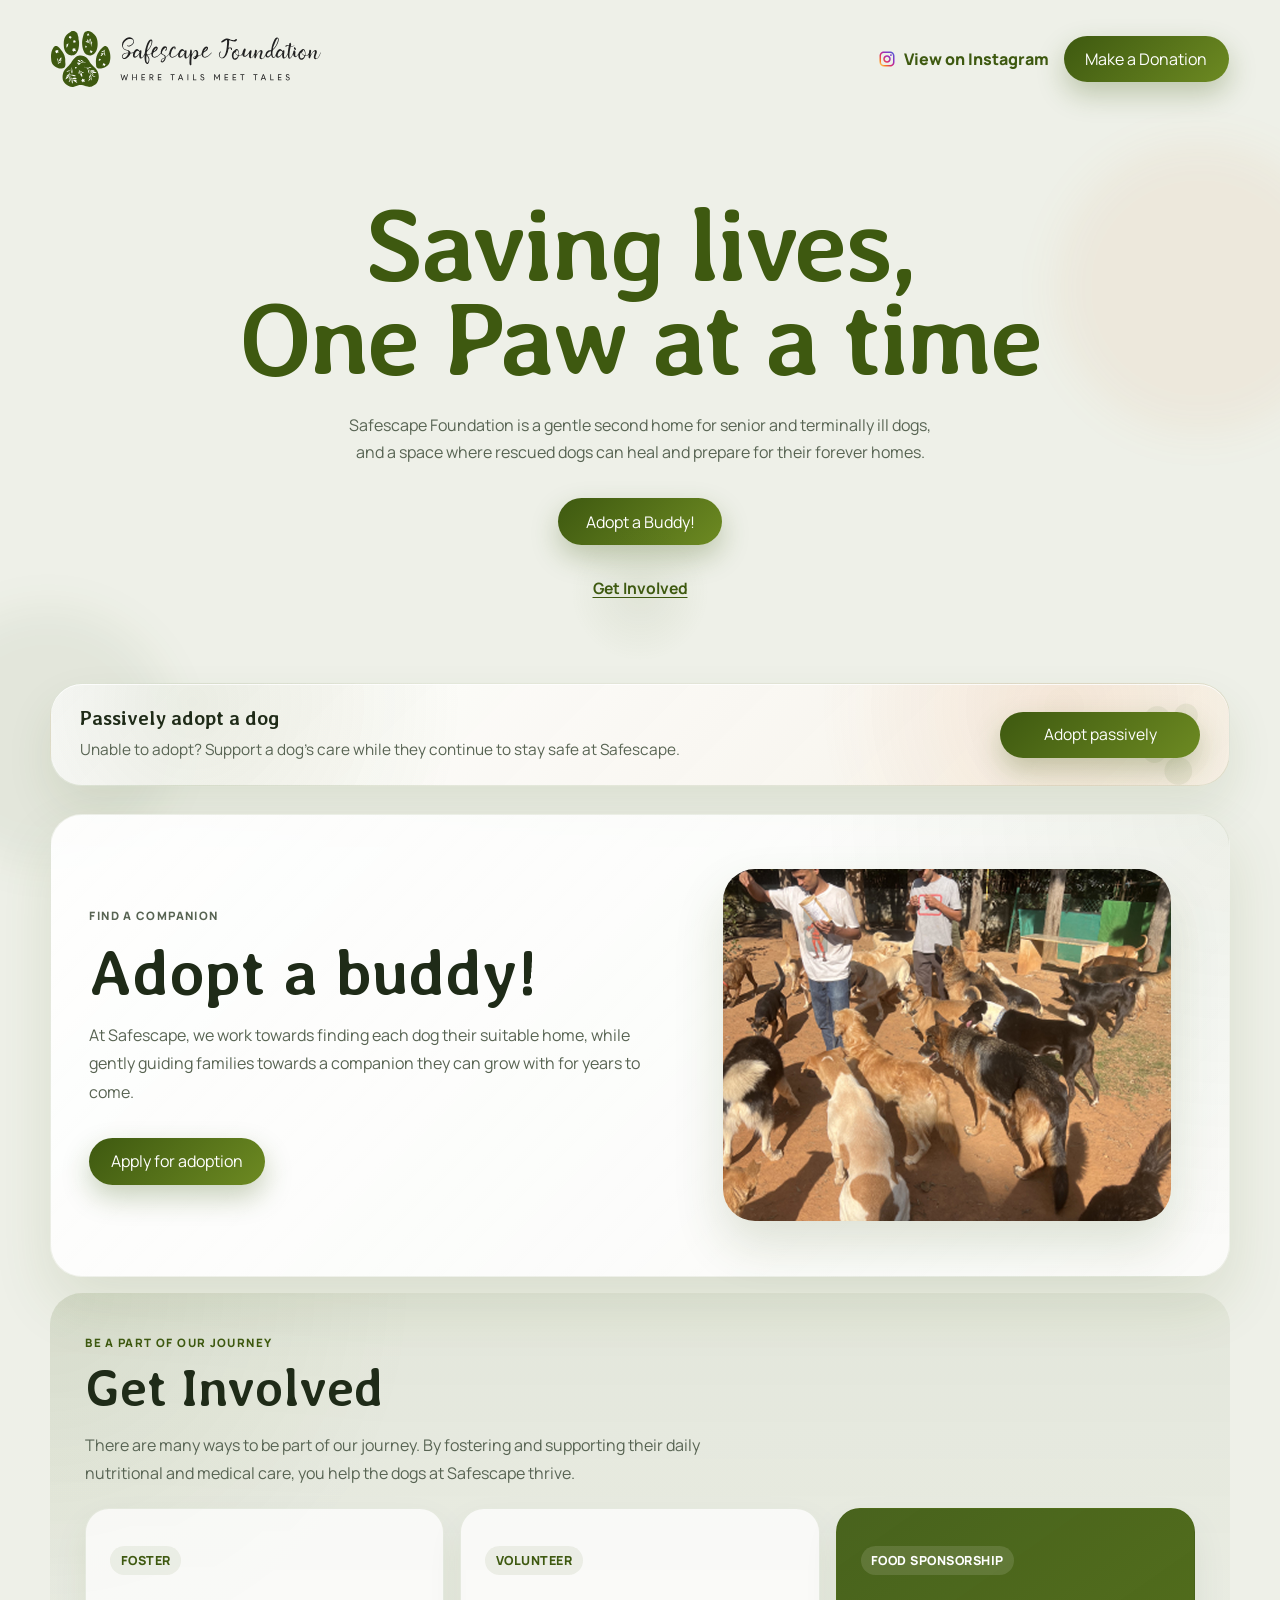
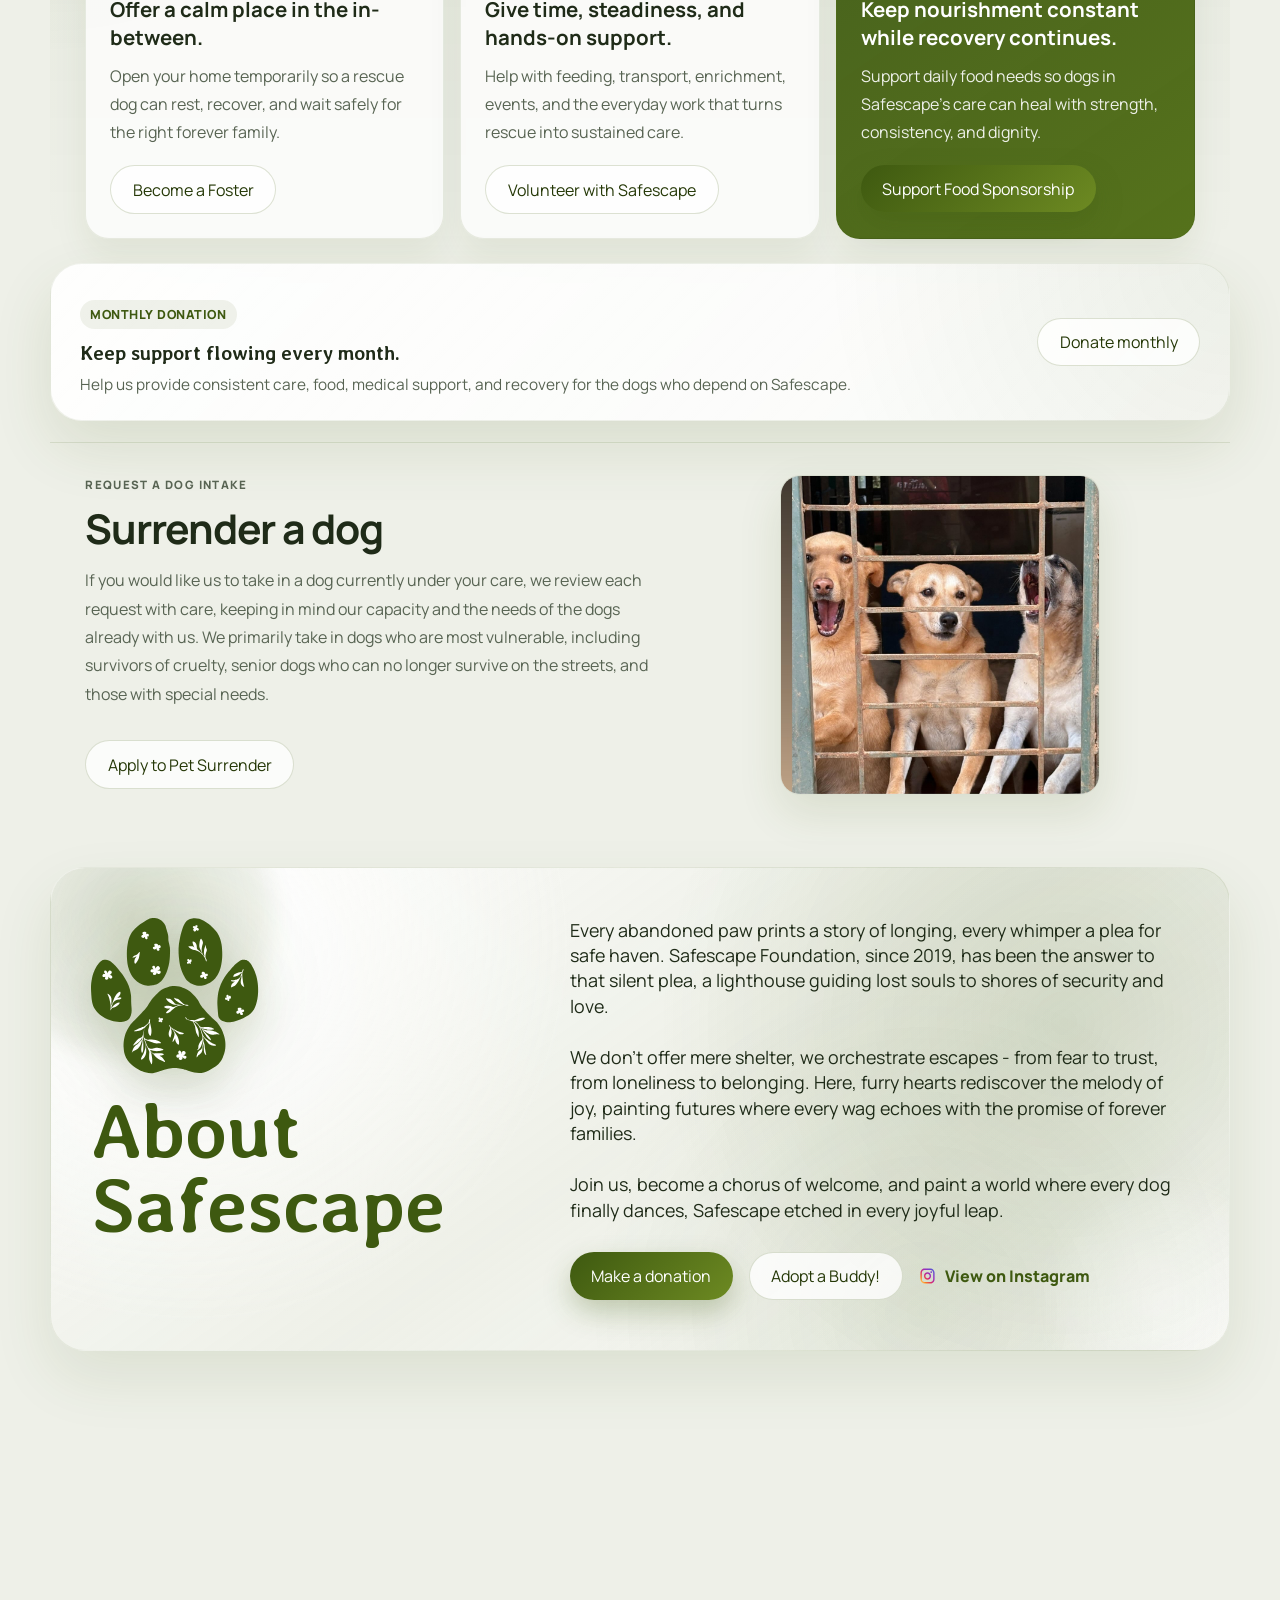
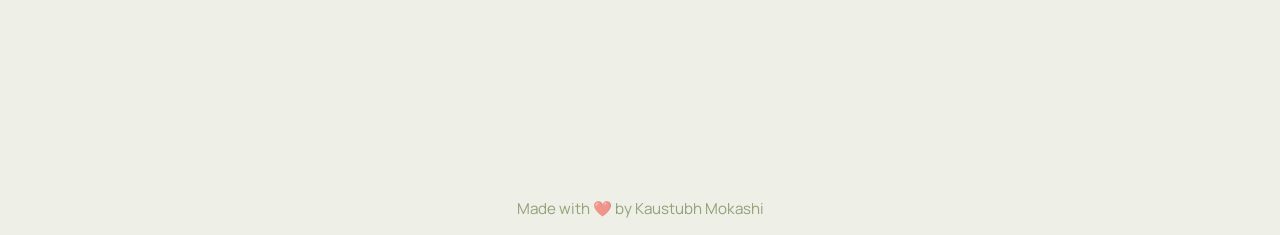
<file: index.html>
<!DOCTYPE html>
<html lang="en">
  <head>
    <meta charset="UTF-8" />
    <meta name="viewport" content="width=device-width, initial-scale=1.0" />
    <link rel="icon" type="image/svg+xml" href="assets/cursor.svg" sizes="any" />
    <title>Safescape Foundation</title>
    <meta
      name="description"
      content="Safescape Foundation rescues, rehabilitates, and rehomes abandoned dogs in Bengaluru through adoption, foster care, volunteering, food sponsorship, and responsible surrender."
    />
    <link rel="preconnect" href="https://fonts.googleapis.com" />
    <link rel="preconnect" href="https://fonts.gstatic.com" crossorigin />
    <link
      href="https://fonts.googleapis.com/css2?family=Averia+Libre:wght@400;700&family=Manrope:wght@400;500;600;700;800&display=swap"
      rel="stylesheet"
    />
    <link rel="stylesheet" href="styles.css?v=20260420_24" />
  </head>
  <body>
    <div class="page-shell">
      <header class="site-header">
	        <a class="brand" href="index.html#top" aria-label="Safescape Foundation home">
	          <img class="brand-logo" src="assets/vector-logo.svg" alt="Safescape Foundation" />
	          </a>

        <div class="header-actions">
          <a class="instagram-link instagram-link-header" href="https://www.instagram.com/safescapefoundation/" target="_blank" rel="noreferrer">
            <img class="instagram-link-icon" src="assets/instagram-gradient.svg" alt="" />
            <span>View on Instagram</span>
          </a>
          <a class="button button-primary button-donate" href="https://pages.razorpay.com/Safescape_Donation" target="_blank" rel="noreferrer">
            Make a Donation
          </a>
        </div>
      </header>

      <main id="top">
        <section class="hero-section">
          <div class="hero-copy">
            <h1><span class="hero-line">Saving lives,</span><span class="hero-line">One Paw at a time</span></h1>
            <p class="hero-lead">
              Safescape Foundation is a gentle second home for senior and terminally ill dogs, and a space where
              rescued dogs can heal and prepare for their forever homes.
            </p>
            <div class="hero-actions">
              <a class="button button-primary hero-donation-button" href="https://pages.razorpay.com/Safescape_Donation" target="_blank" rel="noreferrer">Make a Donation</a>
              <a class="button button-primary hero-adopt-button" href="apply-for-adoption.html">Adopt a Buddy!</a>
            </div>
            <p class="hero-support"><a href="#pillars">Get Involved</a></p>
          </div>
        </section>

        <section class="section volunteer-callout passive-adoption-callout" aria-labelledby="passive-adoption-callout-title">
          <article class="volunteer-callout-card">
            <div class="volunteer-callout-copy">
              <h3 id="passive-adoption-callout-title">Passively adopt a dog</h3>
              <p>
                Unable to adopt? Support a dog’s care while they continue to stay safe at Safescape.
              </p>
            </div>
            <div class="volunteer-callout-actions">
              <a class="button button-primary" href="adopt-passively.html">Adopt passively</a>
            </div>
          </article>
        </section>

        <section class="section feature-section feature-adopt" id="adopt">
          <div class="feature-shell">
            <div class="feature-copy">
              <p class="eyebrow">Find a companion</p>
              <h2>Adopt a buddy!</h2>
              <p>
                At Safescape, we work towards finding each dog their suitable home, while gently guiding families
                towards a companion they can grow with for years to come.
              </p>
              <div class="cta-row">
                <a class="button button-primary" href="apply-for-adoption.html">Apply for adoption</a>
              </div>
            </div>
            <div class="feature-illustration adopt-illustration" aria-hidden="true">
              <div class="adopt-illustration-frame">
                <img
                  class="adopt-illustration-photo"
                  src="assets/adopt-photo.jpg"
                  alt="Safescape rescue buddies"
                  loading="lazy"
                />
              </div>
            </div>
          </div>
        </section>

        <section class="section feature-section section-involved" id="pillars">
          <div class="section-heading">
            <p class="eyebrow">Be a part of our journey</p>
            <h2>Get Involved</h2>
            <p class="section-intro">
              There are many ways to be part of our journey. By fostering and supporting their daily nutritional and
              medical care, you help the dogs at Safescape thrive.
            </p>
          </div>
          <div class="involved-grid">
            <article class="involved-card">
              <p class="help-tag">Foster</p>
              <h3>Offer a calm place in the in-between.</h3>
              <p>Open your home temporarily so a rescue dog can rest, recover, and wait safely for the right forever family.</p>
              <a class="button button-secondary" href="sign-up-as-foster.html">Become a Foster</a>
            </article>
            <article class="involved-card">
              <p class="help-tag">Volunteer</p>
              <h3>Give time, steadiness, and hands-on support.</h3>
              <p>Help with feeding, transport, enrichment, events, and the everyday work that turns rescue into sustained care.</p>
              <a class="button button-secondary" href="become-a-volunteer.html">Volunteer with Safescape</a>
            </article>
            <article class="involved-card involved-card-accent">
              <p class="help-tag">Food Sponsorship</p>
              <h3>Keep nourishment constant while recovery continues.</h3>
              <p>Support daily food needs so dogs in Safescape's care can heal with strength, consistency, and dignity.</p>
              <a class="button button-primary" href="food-sponsorship.html">Support Food Sponsorship</a>
            </article>
          </div>
        </section>

        <section class="section volunteer-callout" aria-labelledby="volunteer-callout-title">
          <article class="volunteer-callout-card">
            <div class="volunteer-callout-copy">
              <p class="help-tag">Monthly Donation</p>
              <h3 id="volunteer-callout-title">Keep support flowing every month.</h3>
              <p>Help us provide consistent care, food, medical support, and recovery for the dogs who depend on Safescape.</p>
            </div>
            <div class="volunteer-callout-actions">
              <a class="button button-secondary" href="monthly-donation.html">Donate monthly</a>
            </div>
          </article>
        </section>

        <section class="section feature-section section-surrender" id="trust">
          <div class="surrender-shell">
            <div class="surrender-copy">
              <p class="eyebrow">Request a dog intake</p>
              <h2>Surrender a dog</h2>
              <p>
                If you would like us to take in a dog currently under your care, we review each request with care,
                keeping in mind our capacity and the needs of the dogs already with us. We primarily take in dogs who
                are most vulnerable, including survivors of cruelty, senior dogs who can no longer survive on the
                streets, and those with special needs.
              </p>
              <a class="button button-secondary" href="application-to-surrender.html">Apply to Pet Surrender</a>
            </div>
            <div class="surrender-illustration" aria-hidden="true">
              <div class="surrender-illustration-frame">
                <img
                  class="surrender-illustration-photo"
                  src="assets/surrender-photo.jpg"
                  alt="Safescape rescue buddies"
                  loading="lazy"
                />
              </div>
            </div>
          </div>
        </section>

        <section class="section section-about" id="about">
          <div class="about-layout">
            <div class="about-mark">
              <div class="about-paw" aria-hidden="true">
                <img class="about-icon" src="assets/cursor.svg" alt="" />
              </div>
              <h2>About<br />Safescape</h2>
            </div>
            <div class="about-copy">
              <p>
                Every abandoned paw prints a story of longing, every whimper a plea for safe haven. Safescape Foundation,
                since 2019, has been the answer to that silent plea, a lighthouse guiding lost souls to shores of security
                and love.
              </p>
              <p>
                We don't offer mere shelter, we orchestrate escapes - from fear to trust, from loneliness to belonging.
                Here, furry hearts rediscover the melody of joy, painting futures where every wag echoes with the promise
                of forever families.
              </p>
              <p>
                Join us, become a chorus of welcome, and paint a world where every dog finally dances, Safescape etched in
                every joyful leap.
              </p>
              <div class="about-actions">
                <a class="button button-primary" href="https://pages.razorpay.com/Safescape_Donation" target="_blank" rel="noreferrer">Make a donation</a>
                <a class="button button-secondary" href="apply-for-adoption.html">Adopt a Buddy!</a>
                <a class="instagram-link" href="https://www.instagram.com/safescapefoundation/" target="_blank" rel="noreferrer">
                  <img class="instagram-link-icon" src="assets/instagram-gradient.svg" alt="" />
                  <span>View on Instagram</span>
                </a>
              </div>
            </div>
          </div>
        </section>
      </main>

      <footer class="site-footer" id="contact">
        <div class="footer-main">
          <div class="footer-brand-block">
            <a class="footer-logo-link" href="#top" aria-label="Safescape Foundation home">
              <img class="footer-logo" src="assets/footer-logo.svg" alt="Safescape Foundation" />
            </a>
          </div>

          <nav class="footer-nav" aria-label="Footer links">
            <a href="apply-for-adoption.html">Adopt a Buddy!</a>
            <a href="become-a-volunteer.html">Volunteer</a>
            <a href="sign-up-as-foster.html">Foster</a>
            <a href="application-to-surrender.html">Surrender</a>
          </nav>

          <div class="footer-contact-block">
            <h2>Contact US</h2>
            <a href="mailto:contact@safescapefoundation.com">contact@safescapefoundation.com</a>
            <a href="tel:+919880027583">+91 9880027583</a>
            <a class="button footer-donate-button" href="https://pages.razorpay.com/Safescape_Donation" target="_blank" rel="noreferrer">
              Make a Donation
            </a>
          </div>
        </div>

        <div class="footer-bottom">
          <p class="footer-legal">
            <span>Copyright © 2026 Safescape Foundation. All Rights Reserved.</span>
            <span class="footer-separator" aria-hidden="true">|</span>
            <a href="Terms-and-Conditions.html">Terms and Conditions</a>
            <span class="footer-separator" aria-hidden="true">|</span>
            <a href="Privacy-Policy.html">Privacy Policy</a>
            <span class="footer-separator" aria-hidden="true">|</span>
            <a href="Disclaimers.html">Disclaimers</a>
          </p>
        </div>
      </footer>

      <div class="site-credit" aria-label="Site credit">Made with ❤️ by Kaustubh Mokashi</div>
    </div>

    <dialog id="pet-dialog" class="pet-dialog">
      <button class="dialog-close" type="button" aria-label="Close pet details">×</button>
      <div id="pet-dialog-content"></div>
    </dialog>

    <script src="js/site-config.js?v=20260420_24"></script>
    <script src="js/site-data.js?v=20260420_24"></script>
    <script src="js/main.js?v=20260420_24"></script>
  </body>
</html>
</file>
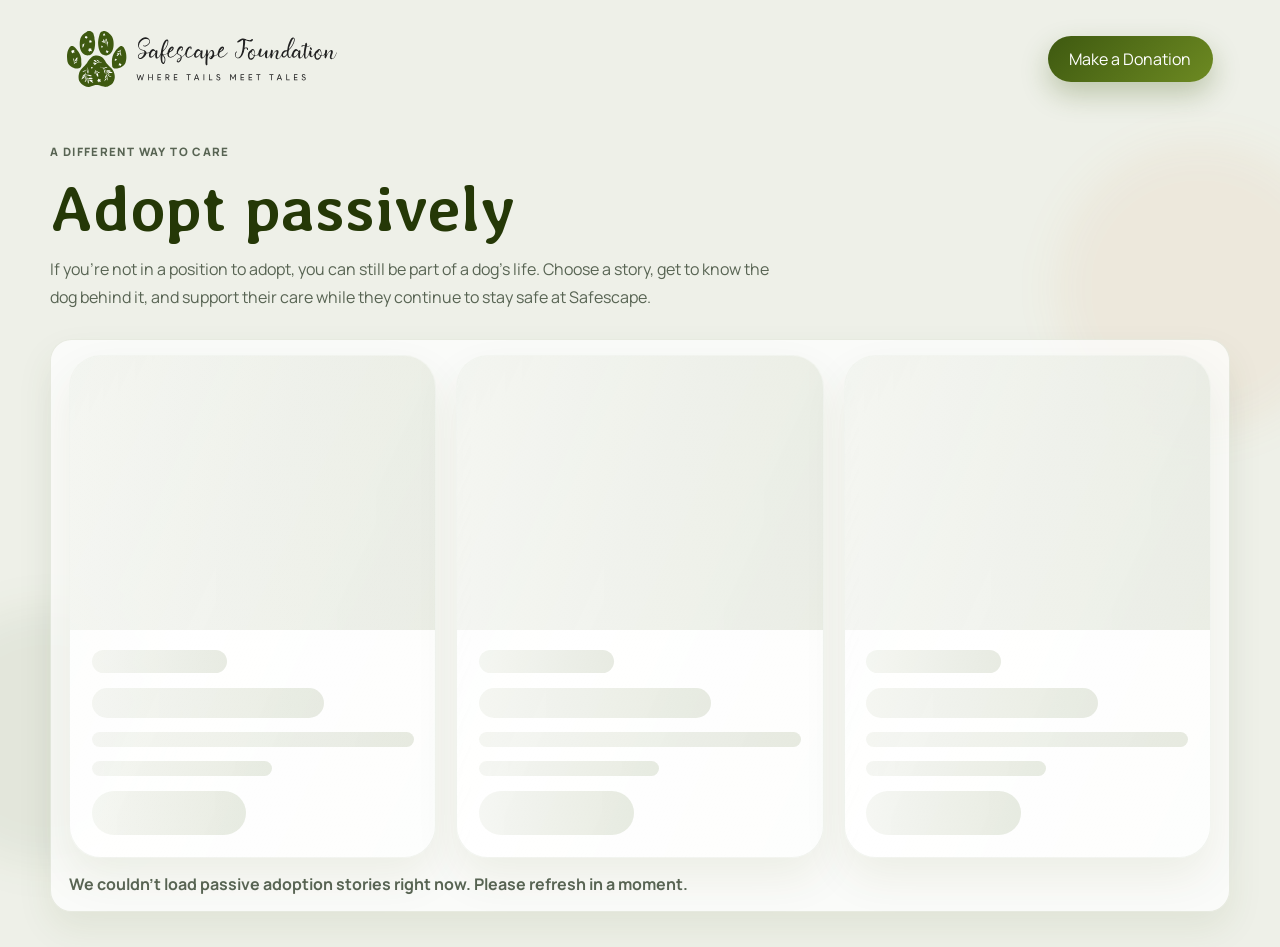
<file: adopt-passively.html>
<!DOCTYPE html>
<html lang="en">
  <head>
    <meta charset="UTF-8" />
    <meta name="viewport" content="width=device-width, initial-scale=1.0" />
    <link rel="icon" type="image/svg+xml" href="assets/cursor.svg" sizes="any" />
    <title>Adopt Passively | Safescape Foundation</title>
    <meta
      name="description"
      content="Read Safescape's passive adoption stories and choose the dog you feel drawn to support."
    />
    <meta property="og:title" content="Adopt Passively | Safescape Foundation" />
    <meta
      property="og:description"
      content="Choose a story, get to know the dog behind it, and support their care while they stay safe at Safescape."
    />
    <meta property="og:image" content="assets/adopt-photo.jpg" />
    <meta property="og:image:alt" content="Safescape dog story" />
    <meta property="og:url" content="https://www.safescapefoundation.com/adopt-passively.html" />
    <meta name="twitter:card" content="summary_large_image" />
    <meta name="twitter:title" content="Adopt Passively | Safescape Foundation" />
    <meta
      name="twitter:description"
      content="Choose a story, get to know the dog behind it, and support their care while they stay safe at Safescape."
    />
    <meta name="twitter:image" content="assets/adopt-photo.jpg" />
    <link rel="preconnect" href="https://fonts.googleapis.com" />
    <link rel="preconnect" href="https://fonts.gstatic.com" crossorigin />
    <link
      href="https://fonts.googleapis.com/css2?family=Averia+Libre:wght@400;700&family=Manrope:wght@400;500;600;700;800&display=swap"
      rel="stylesheet"
    />
    <link rel="stylesheet" href="styles.css?v=20260420_24" />
  </head>
  <body class="passive-adoption-page" data-passive-adoption-list-page="true">
    <div class="page-shell">
      <header class="site-header">
        <a class="brand" href="index.html#top" aria-label="Safescape Foundation home">
          <img class="brand-logo" src="assets/vector-logo.svg" alt="Safescape Foundation" />
        </a>

        <div class="header-actions">
          <a class="button button-primary button-donate" href="https://pages.razorpay.com/Safescape_Donation" target="_blank" rel="noreferrer">
            Make a Donation
          </a>
        </div>
      </header>

      <main>
        <section class="passive-adoption-hero">
          <p class="eyebrow">A different way to care</p>
          <h1>Adopt passively</h1>
          <p>
            If you’re not in a position to adopt, you can still be part of a dog’s life.
            Choose a story, get to know the dog behind it, and support their care while they continue to stay safe at Safescape.
          </p>
        </section>

        <div class="passive-adoption-loading" data-passive-adoption-loading>
          <div class="passive-adoption-skeleton-grid" aria-hidden="true">
            <article class="passive-adoption-skeleton-card">
              <div class="passive-adoption-skeleton-media"></div>
              <div class="passive-adoption-skeleton-body">
                <div class="passive-adoption-skeleton-line is-chip"></div>
                <div class="passive-adoption-skeleton-line is-title"></div>
                <div class="passive-adoption-skeleton-line"></div>
                <div class="passive-adoption-skeleton-line is-short"></div>
                <div class="passive-adoption-skeleton-line is-button"></div>
              </div>
            </article>
            <article class="passive-adoption-skeleton-card">
              <div class="passive-adoption-skeleton-media"></div>
              <div class="passive-adoption-skeleton-body">
                <div class="passive-adoption-skeleton-line is-chip"></div>
                <div class="passive-adoption-skeleton-line is-title"></div>
                <div class="passive-adoption-skeleton-line"></div>
                <div class="passive-adoption-skeleton-line is-short"></div>
                <div class="passive-adoption-skeleton-line is-button"></div>
              </div>
            </article>
            <article class="passive-adoption-skeleton-card">
              <div class="passive-adoption-skeleton-media"></div>
              <div class="passive-adoption-skeleton-body">
                <div class="passive-adoption-skeleton-line is-chip"></div>
                <div class="passive-adoption-skeleton-line is-title"></div>
                <div class="passive-adoption-skeleton-line"></div>
                <div class="passive-adoption-skeleton-line is-short"></div>
                <div class="passive-adoption-skeleton-line is-button"></div>
              </div>
            </article>
          </div>
          <p data-passive-adoption-loader-copy>Loading list for Passive adoption</p>
        </div>

        <section class="passive-adoption-grid" id="stories" data-passive-adoption-stories aria-label="Passive adoption stories" hidden></section>

        <nav class="passive-story-breadcrumbs" aria-label="Breadcrumb" data-passive-story-breadcrumbs hidden>
          <a href="index.html#top">Home</a>
          <span aria-hidden="true">/</span>
          <a href="adopt-passively.html">Adopt passively</a>
          <span aria-hidden="true">/</span>
          <span aria-current="page"></span>
        </nav>

        <div class="passive-story-loading" data-passive-story-loading hidden>
          <span class="passive-story-loading-dot" aria-hidden="true"></span>
          <p data-passive-story-loader-copy>We’re loading this dog’s story from the sheet…</p>
        </div>

        <section class="passive-story-shell" data-passive-story-shell hidden>
          <div class="passive-story-copy">
            <p class="eyebrow">Passive adoption story</p>
            <h1 data-passive-story-name></h1>
            <div class="passive-story-body" data-passive-story-body></div>
            <div class="passive-story-actions">
              <a class="button button-primary" href="passive-adoption-form.html" data-passive-adopt-cta>Passively adopt</a>
              <a class="button button-secondary" href="https://pages.razorpay.com/Safescape_Donation" target="_blank" rel="noreferrer" data-passive-donate-cta>Make a general donation</a>
            </div>
          </div>
          <figure class="passive-story-figure" aria-hidden="true">
            <img src="assets/adopt-photo.jpg" alt="" loading="lazy" data-passive-story-image />
          </figure>
        </section>
      </main>
    </div>

    <script src="js/site-config.js?v=20260420_24"></script>
    <script src="js/site-data.js?v=20260420_24"></script>
    <script src="js/main.js?v=20260420_24"></script>
  </body>
</html>
</file>
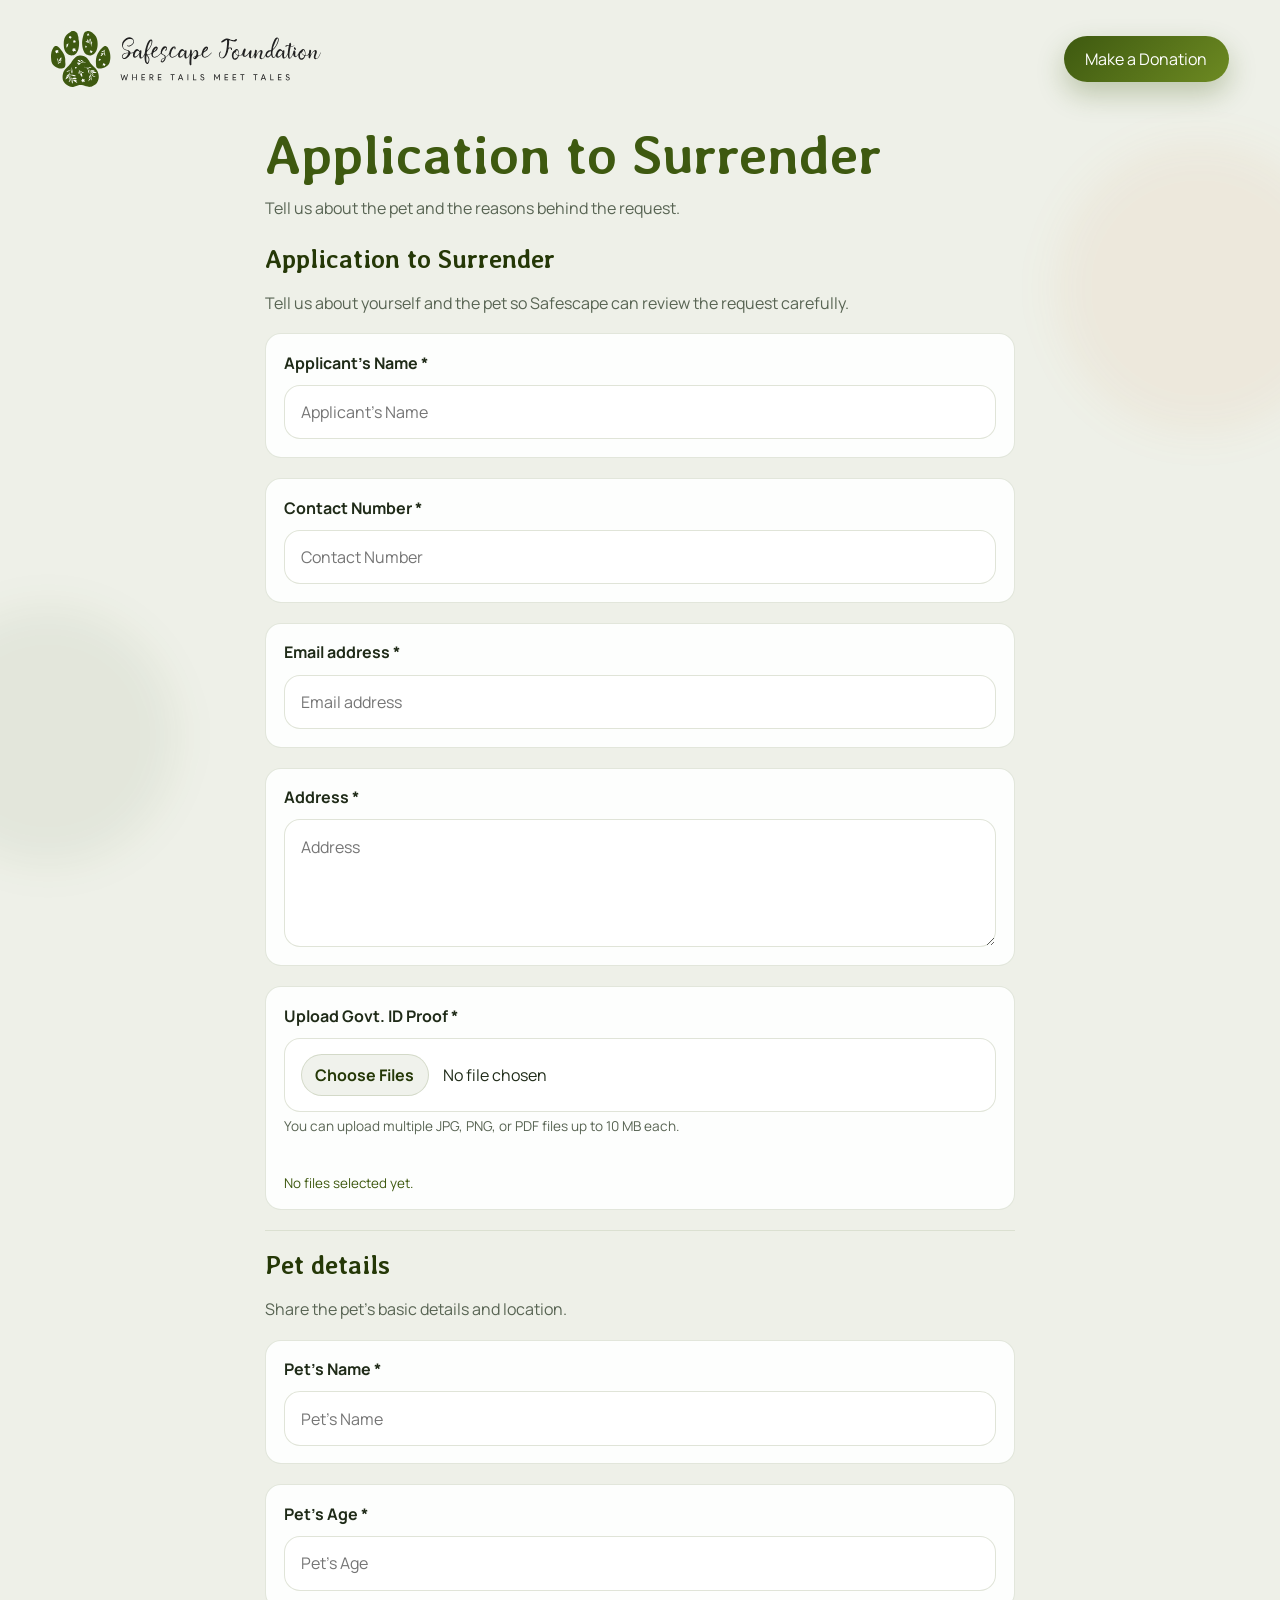
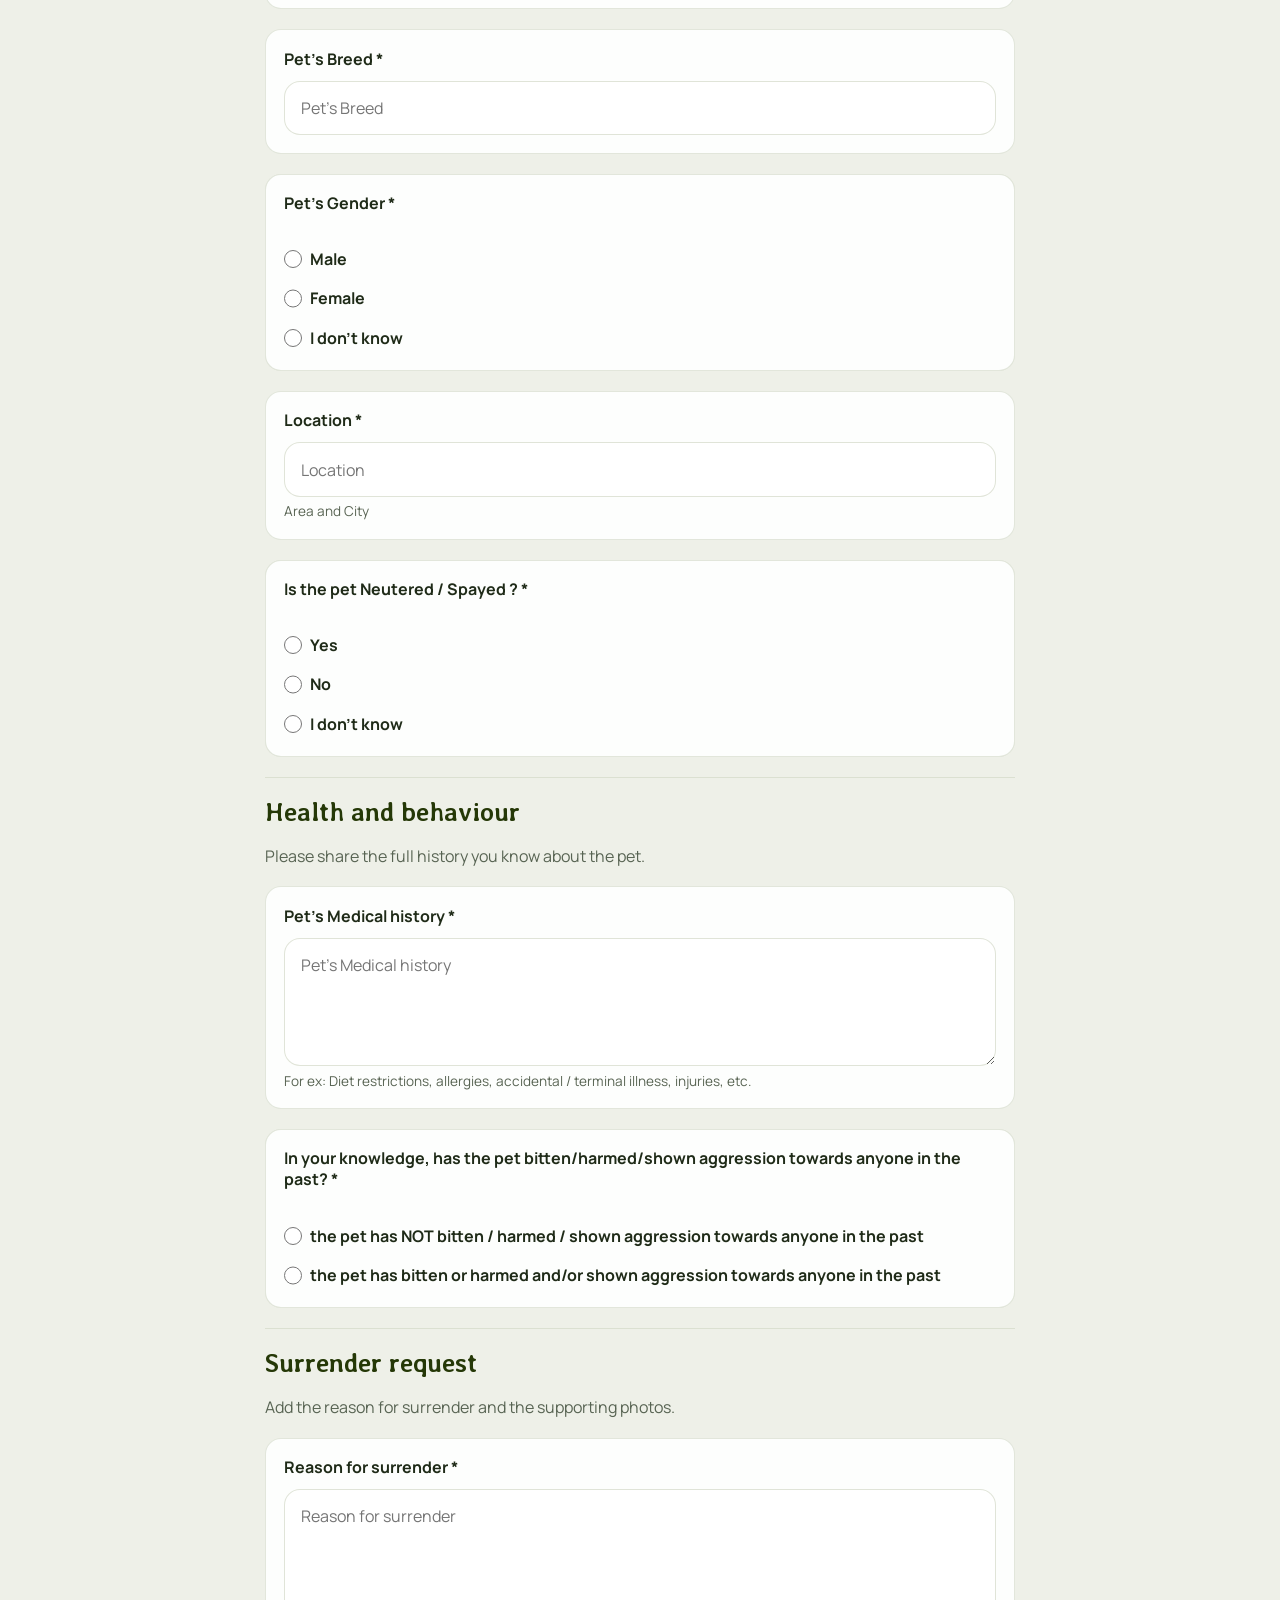
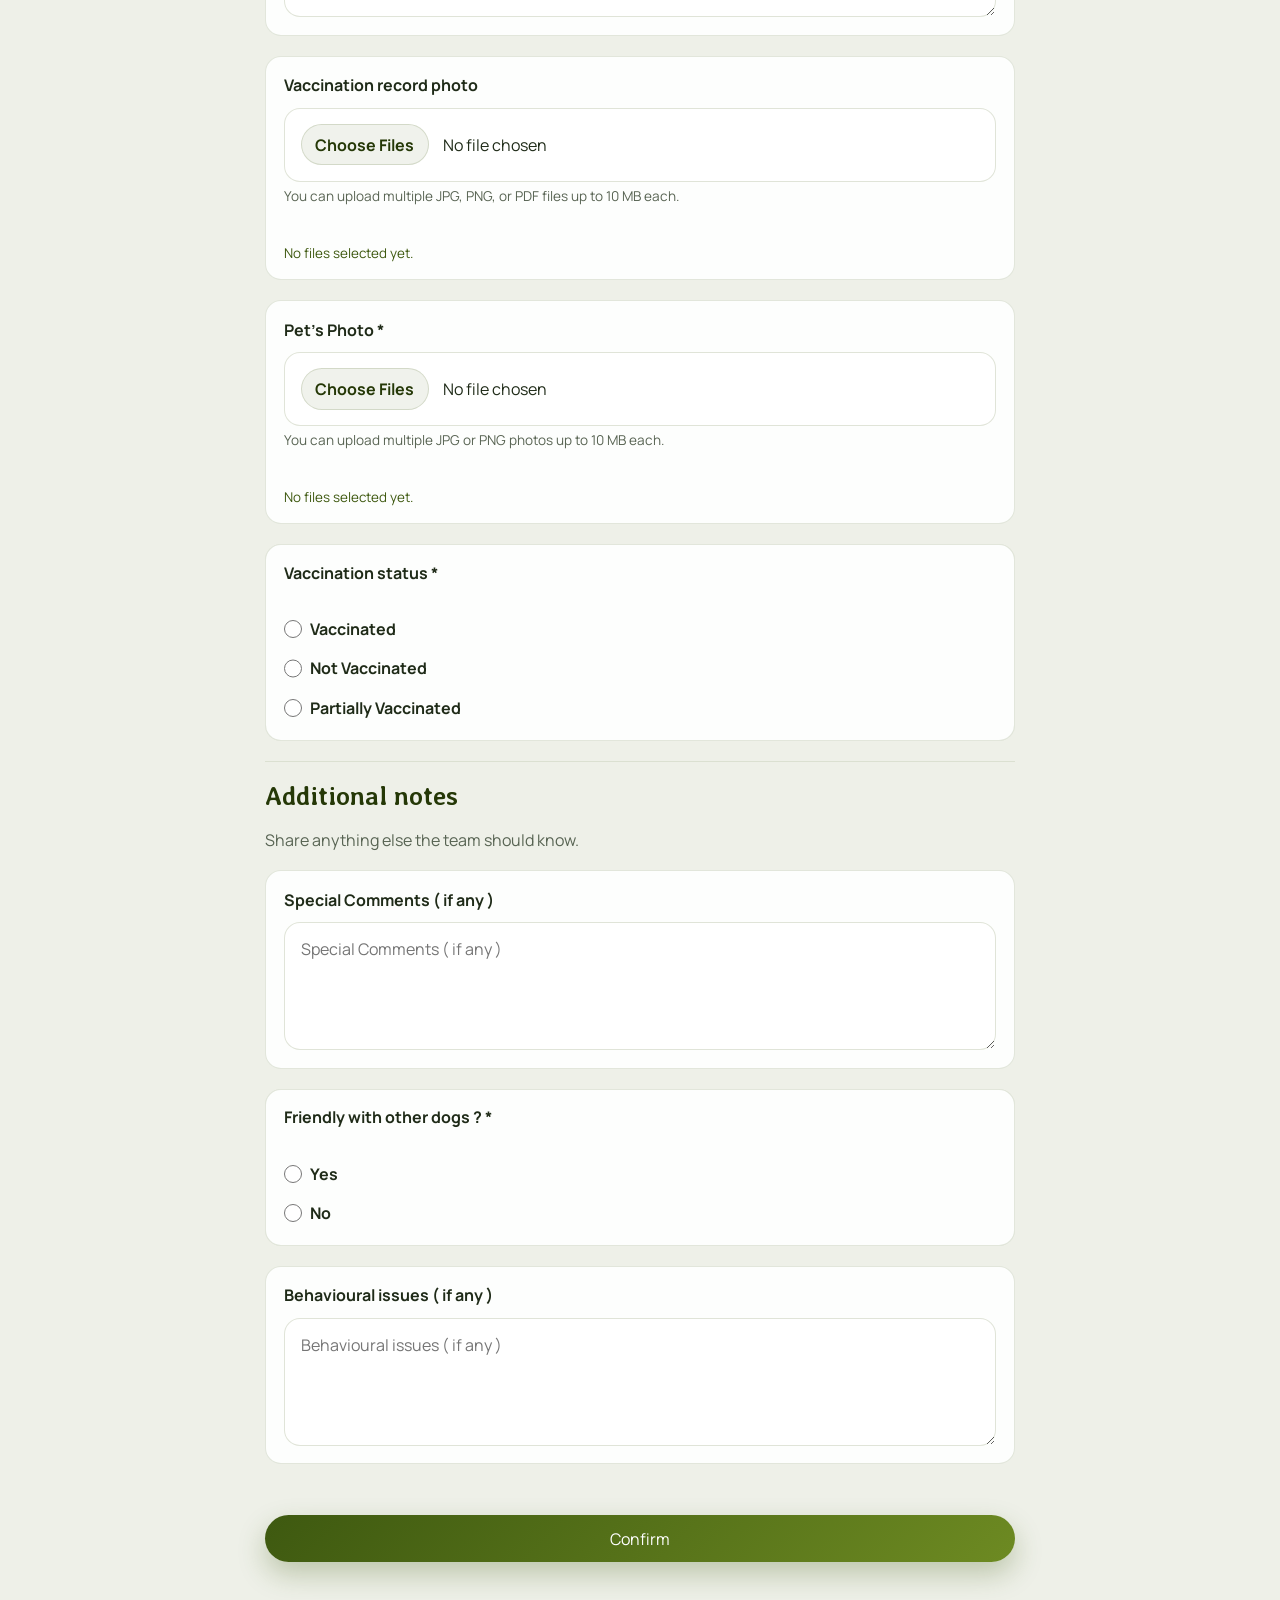
<file: application-to-surrender.html>
<!DOCTYPE html>
<html lang="en">
  <head>
    <meta charset="UTF-8" />
    <meta name="viewport" content="width=device-width, initial-scale=1.0" />
    <link rel="icon" type="image/svg+xml" href="assets/cursor.svg" sizes="any" />
    <title>Application to Surrender | Safescape Foundation</title>
    <meta
      name="description"
      content="Request a surrender review for a pet and share the details Safescape needs to assess the case responsibly."
    />
    <link rel="preconnect" href="https://fonts.googleapis.com" />
    <link rel="preconnect" href="https://fonts.gstatic.com" crossorigin />
    <link
      href="https://fonts.googleapis.com/css2?family=Averia+Libre:wght@400;700&family=Manrope:wght@400;500;600;700;800&display=swap"
      rel="stylesheet"
    />
    <link rel="stylesheet" href="styles.css?v=20260420_24" />
  </head>
  <body class="form-page-body" data-default-form="surrender">
    <div class="page-shell">
      <header class="site-header form-page-header">
        <a class="brand" href="index.html#top" aria-label="Safescape Foundation home">
          <img class="brand-logo" src="assets/vector-logo.svg" alt="Safescape Foundation" />
        </a>

        <div class="header-actions">
          <a class="button button-primary button-donate" href="https://pages.razorpay.com/Safescape_Donation" target="_blank" rel="noreferrer">
            Make a Donation
          </a>
        </div>
      </header>

      <main class="form-page-layout form-page-main">
        <section class="form-page-panel form-page-panel-bare section">
          <div class="form-panel form-panel-bare">
            <div class="form-panel-header">
              <h1 class="form-page-title" id="form-title">Application to Surrender</h1>
              <p class="form-page-subtitle" id="form-description">
                Tell us about the pet and the reasons behind the request so Safescape can review it responsibly.
              </p>
            </div>

            <form
              id="lead-form"
              class="sheet-form lead-form"
              data-sheet-form="surrender"
              data-sheet-name="Surrender"
              data-web-app-url="https://script.google.com/macros/s/AKfycbwETLsHI8pNXuaTnTFH5ld3rdirPcthzUMv7AaGKY6ObQ7Y4cBHjxxiueeiUMBF1EEh/exec"
              novalidate
            >
              <input type="hidden" name="formType" id="form-type" value="surrender" />
              <input type="hidden" name="submittedAt" id="submitted-at" value="" />
              <input type="hidden" name="sourcePage" value="application-to-surrender" />
              <div id="form-fields" class="form-fields"></div>
              <div class="form-actions-row form-actions-row-stacked">
                <button class="button button-primary" type="button" id="confirm-button">Confirm</button>
                <p class="form-status" role="status" aria-live="polite" data-form-status></p>
              </div>
            </form>
          </div>
        </section>
      </main>
    </div>

    <dialog class="terms-dialog" id="terms-dialog" aria-labelledby="terms-title">
      <div class="terms-dialog-card">
        <div class="terms-dialog-head">
          <p class="terms-kicker">Safescape Foundation</p>
          <h2 class="terms-title" id="terms-title">Terms &amp; Conditions</h2>
        </div>
        <div class="terms-scroll" id="terms-scroll" role="document" aria-label="Terms and Conditions">
          <div class="terms-content">
            <p><strong>1. Nature of Request</strong></p>
            <p>
              Submitting this form constitutes a request for surrender, not a guarantee of acceptance. Safescape
              Foundation reserves the right to accept or decline any surrender request at its sole discretion.
            </p>
            <p><strong>2. Ownership / Caregiver Declaration</strong></p>
            <p>The Applicant confirms that:</p>
            <p>a. They are the legal owner of the pet; or</p>
            <p>b. They are the primary caregiver/rescuer of the pet and have lawful possession and authority to request surrender; or</p>
            <p>c. They have obtained consent from the legal owner or relevant authority to initiate this surrender.</p>
            <p>
              The Applicant agrees to provide valid identification and any supporting proof (if available) upon
              request. The Organization reserves the right to verify the Applicant’s claim before accepting the surrender.
            </p>
            <p><strong>3. Reason for Surrender</strong></p>
            <p>
              The Applicant must provide truthful and complete information regarding the reason for surrender.
              Misrepresentation or concealment of facts may lead to rejection of the request.
            </p>
            <p><strong>4. Health &amp; Behaviour Disclosure</strong></p>
            <p>The Applicant agrees to disclose all known details about the pet, including:</p>
            <p>a. Medical history, vaccinations, and ongoing treatments</p>
            <p>b. Behavioural traits, including aggression, anxiety, or bite history</p>
            <p>
              Failure to disclose critical information may endanger others and will be treated as a serious violation.
            </p>
            <p><strong>5. Evaluation &amp; Acceptance</strong></p>
            <p>Safescape Foundation may:</p>
            <p>a. Conduct screening calls or visits</p>
            <p>b. Request additional information or documentation</p>
            <p>c. Decline intake based on capacity, resources, or suitability</p>
            <p>Acceptance of surrender is subject to availability and welfare considerations.</p>
            <p><strong>6. Transfer of Custody</strong></p>
            <p>
              Upon acceptance, the Applicant agrees to transfer full custody of the pet to Safescape Foundation. The
              Applicant relinquishes all ownership rights and claims over the pet thereafter.
            </p>
            <p><strong>7. No Reclaim Policy</strong></p>
            <p>
              Once the pet is surrendered and accepted, the Applicant shall have no right to reclaim the pet, unless
              expressly permitted by the Organization at its discretion.
            </p>
            <p><strong>8. Financial Contribution (if applicable)</strong></p>
            <p>Any contribution made by the Applicant towards the pet’s medical care, boarding, or rehabilitation is voluntary.</p>
            <p><strong>9. Welfare Commitment</strong></p>
            <p>
              The Applicant acknowledges that the Organization will act in the best interest of the animal’s welfare,
              which may include medical treatment, foster care, or adoption placement as deemed appropriate.
            </p>
            <p><strong>10. Urgency Misuse</strong></p>
            <p>
              The Applicant acknowledges that surrender requests marked as urgent without valid justification may be
              deprioritized or declined. The Organization reserves the right to assess urgency based on the pet’s
              welfare and available capacity.
            </p>
            <p><strong>11. Consent for Communication</strong></p>
            <p>
              The Applicant consents to being contacted by Safescape Foundation for follow-ups, clarifications, or
              updates regarding the surrender request.
            </p>
          </div>
        </div>
        <div class="terms-state" id="terms-state">
          <label class="terms-agree" id="terms-agree-wrap">
            <input type="checkbox" id="terms-agree" />
            <span>I agree with all above points</span>
          </label>
        </div>
        <div class="terms-actions" id="terms-actions">
          <button class="button button-primary" type="button" id="terms-submit">
            <span class="terms-submit-text">Submit</span>
          </button>
        </div>
      </div>
    </dialog>

    <script src="js/site-config.js?v=20260420_24"></script>
    <script src="js/site-data.js?v=20260420_24"></script>
    <script src="js/main.js?v=20260420_24"></script>
  </body>
</html>
</file>
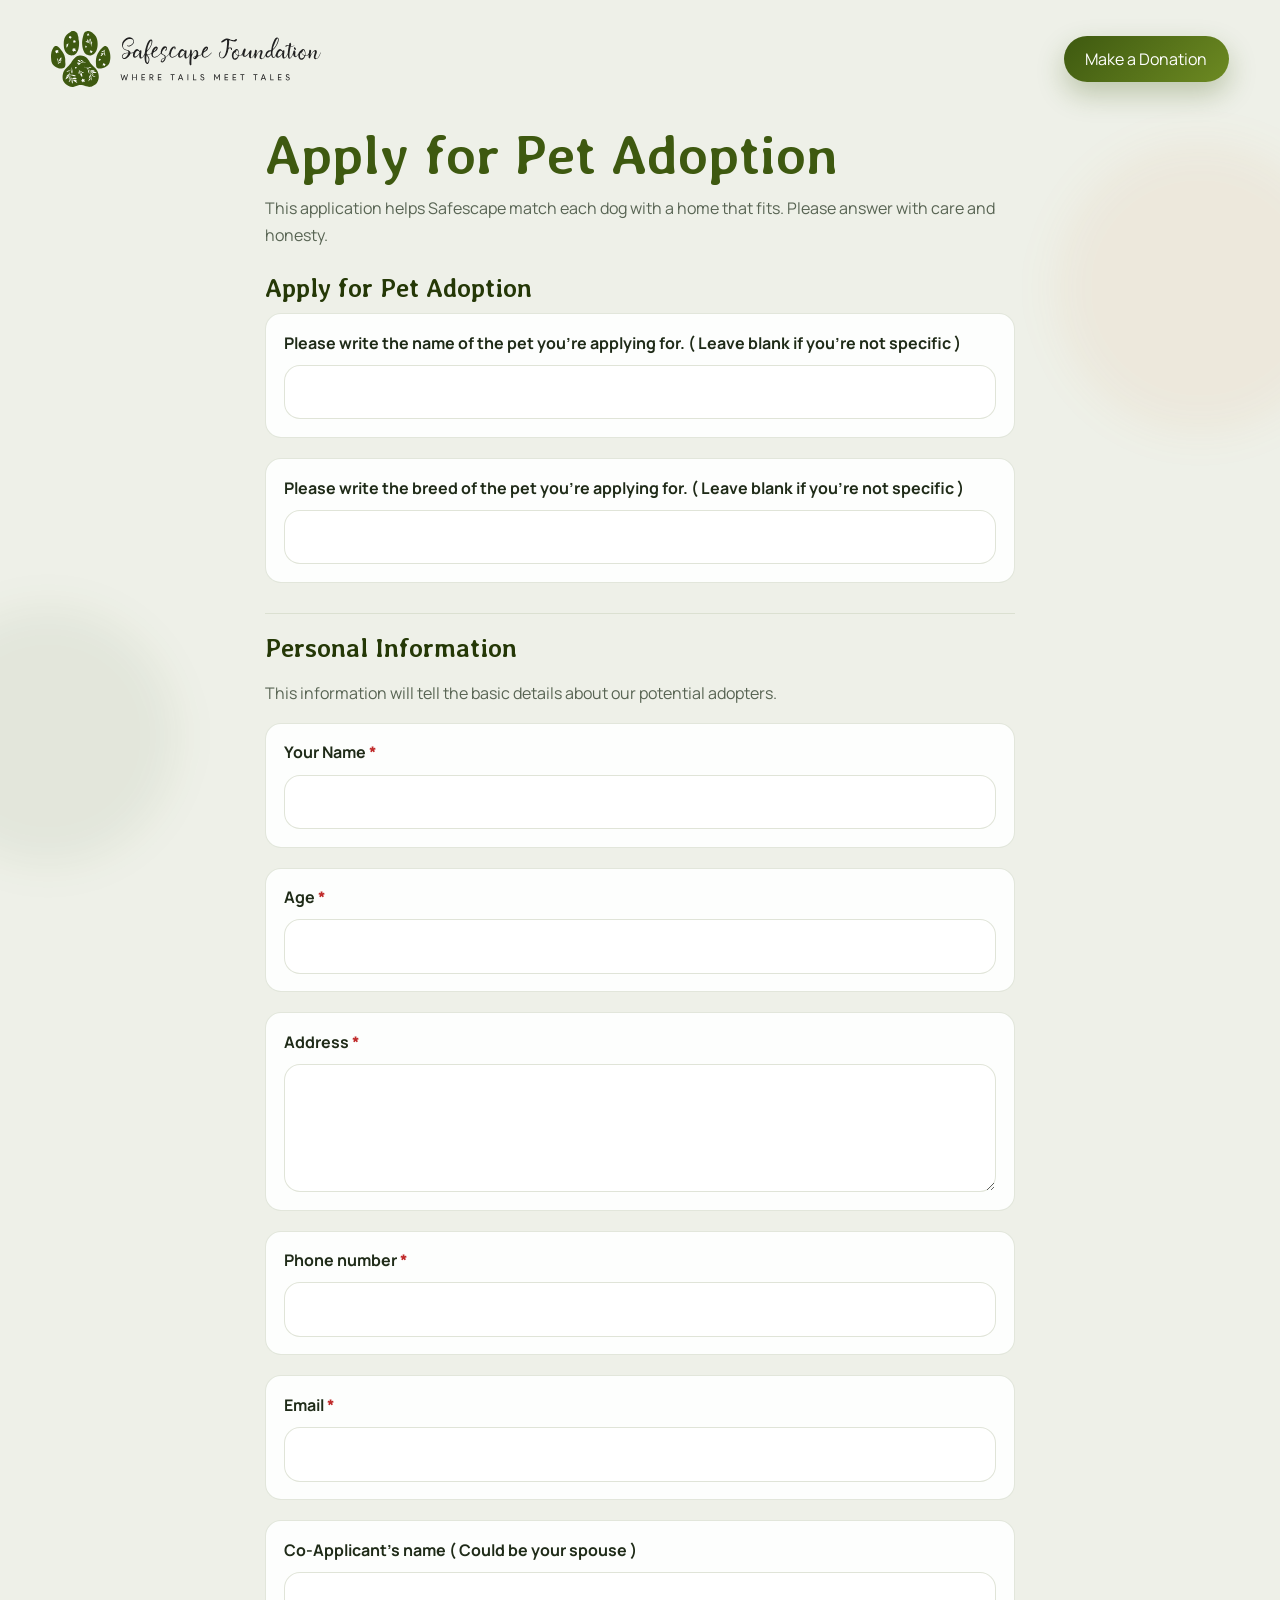
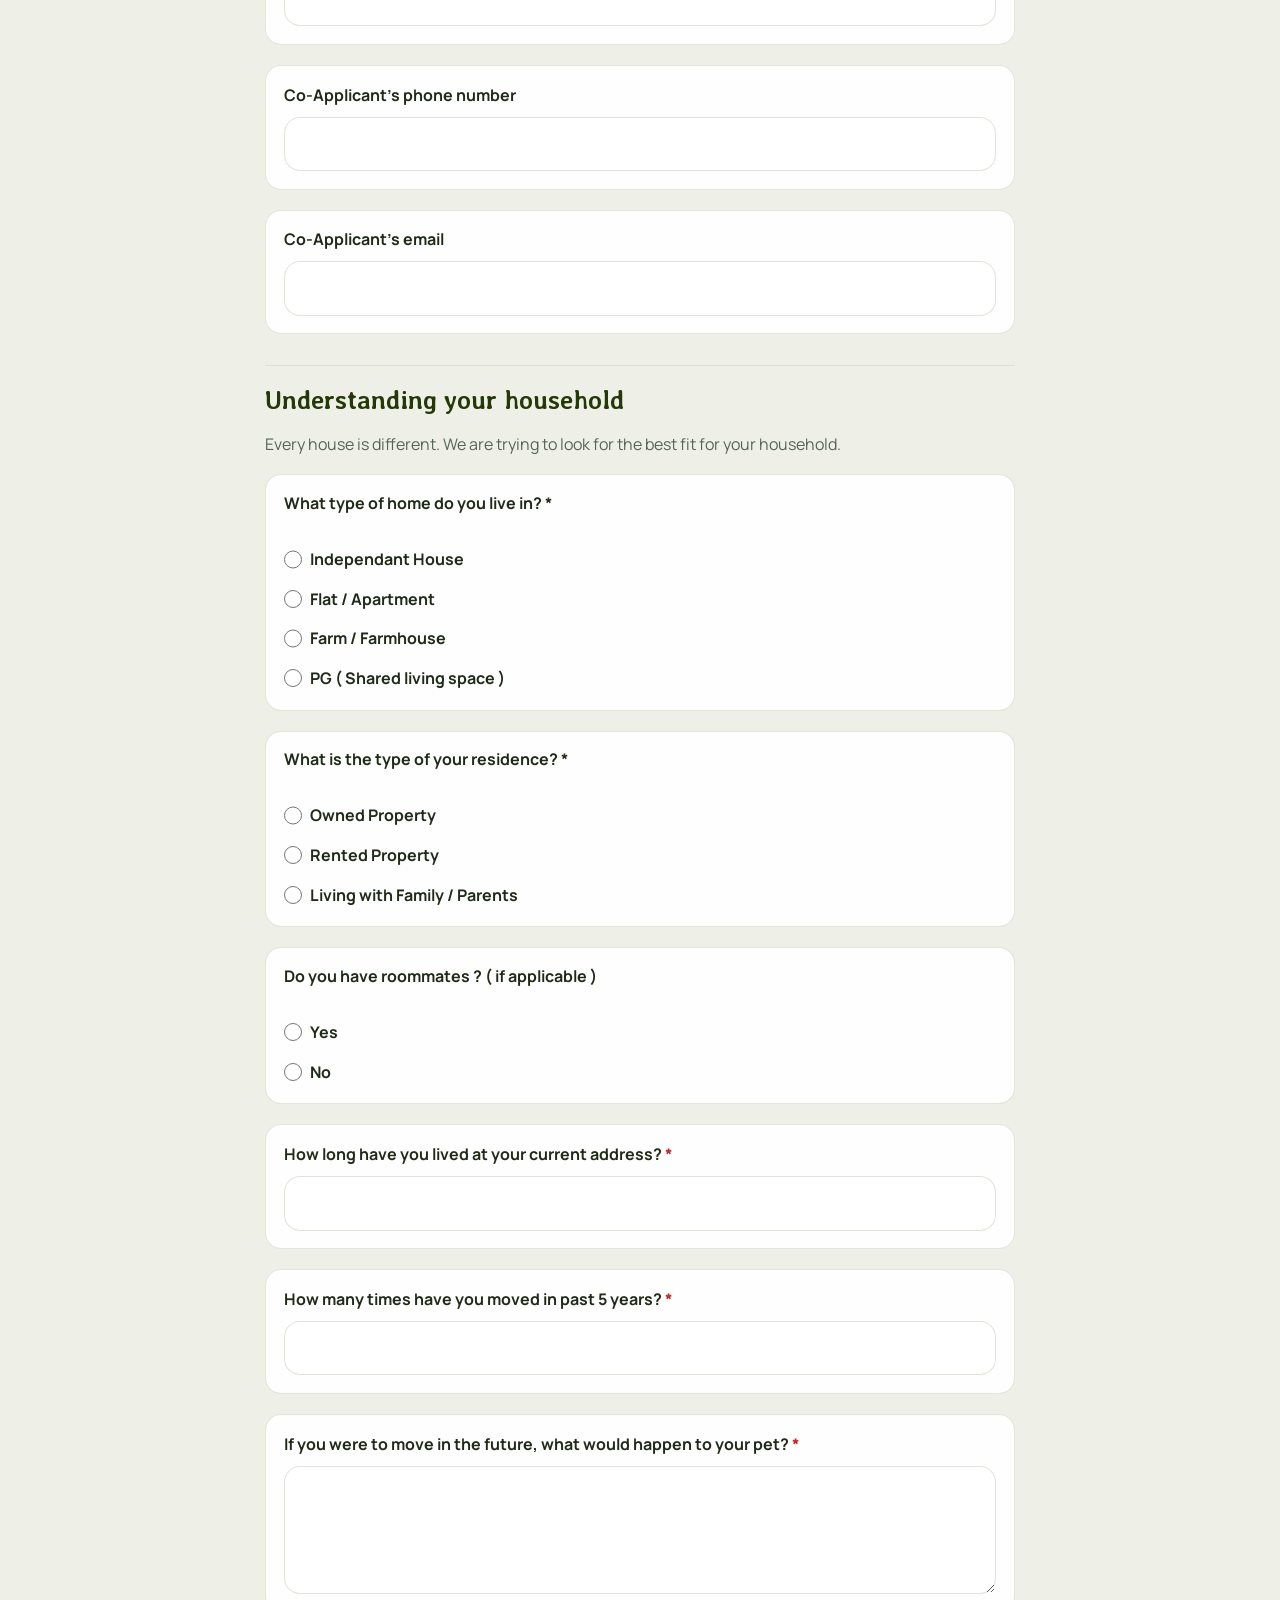
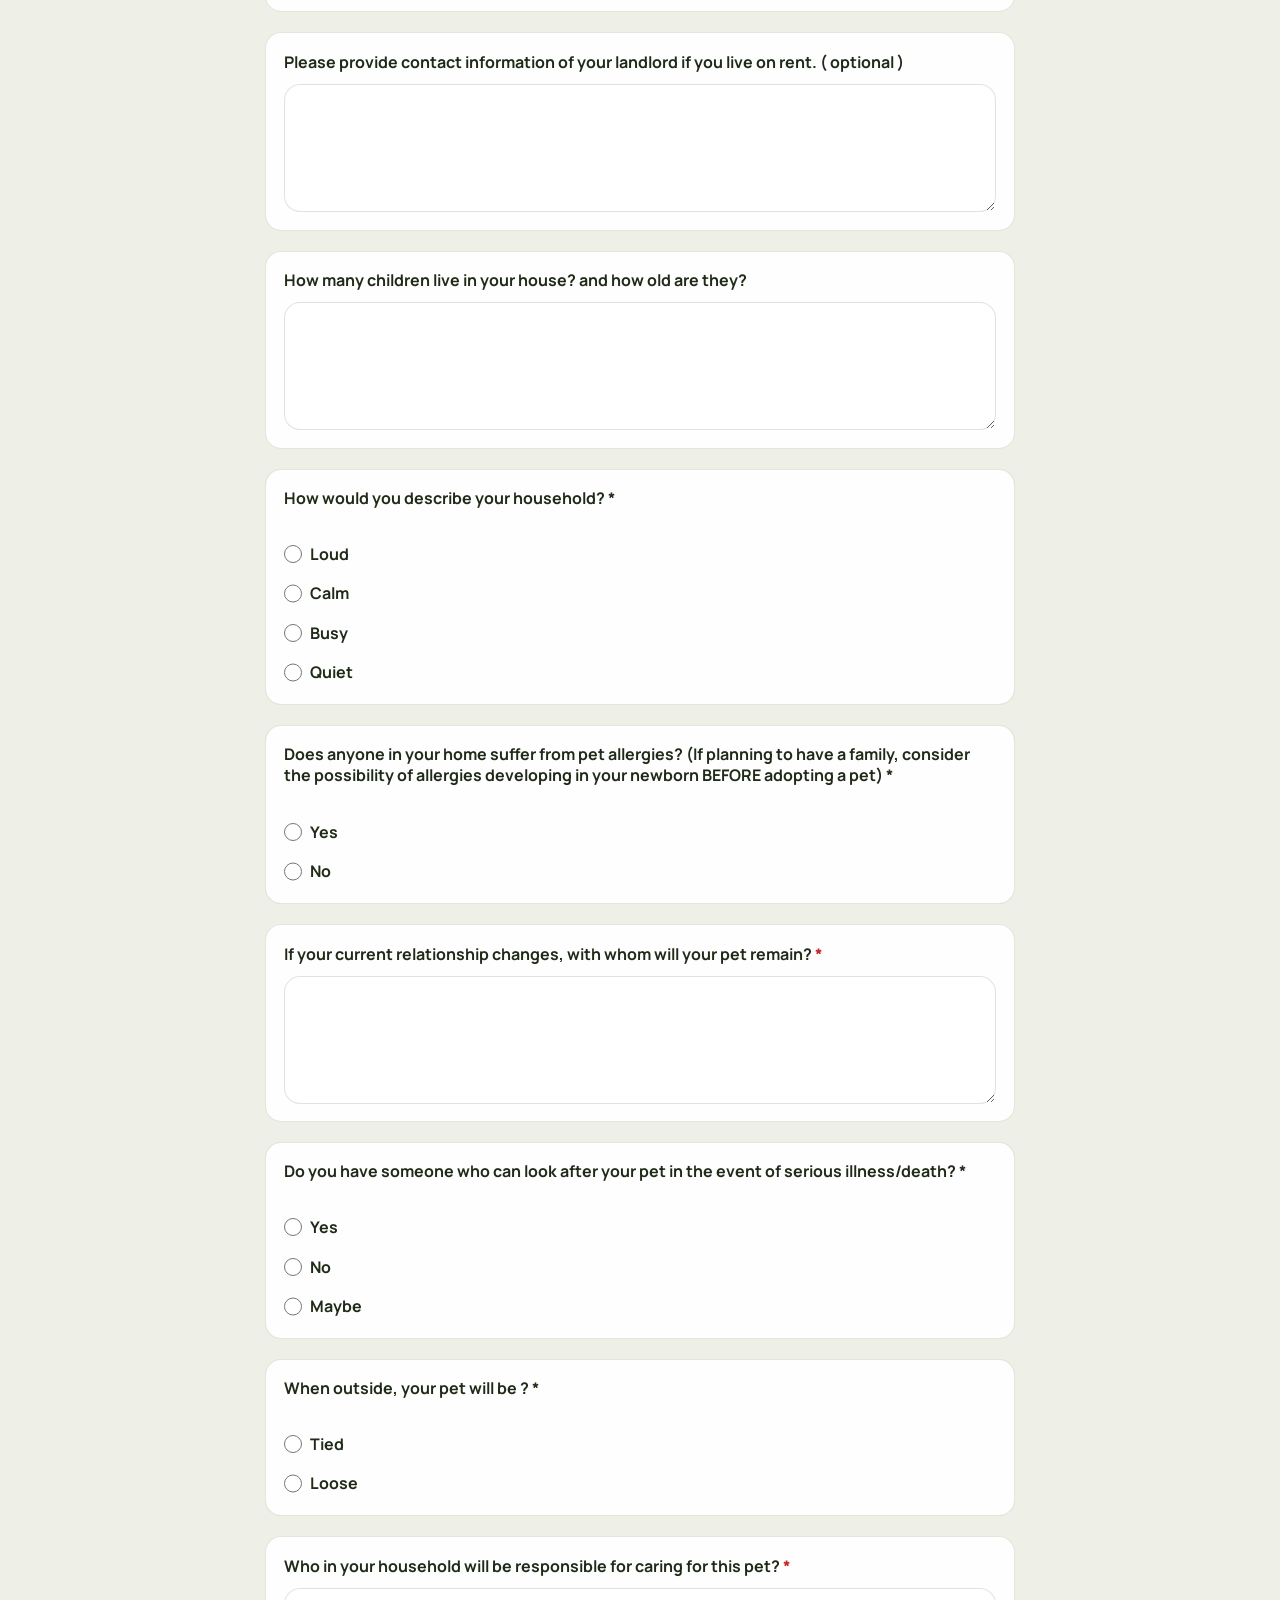
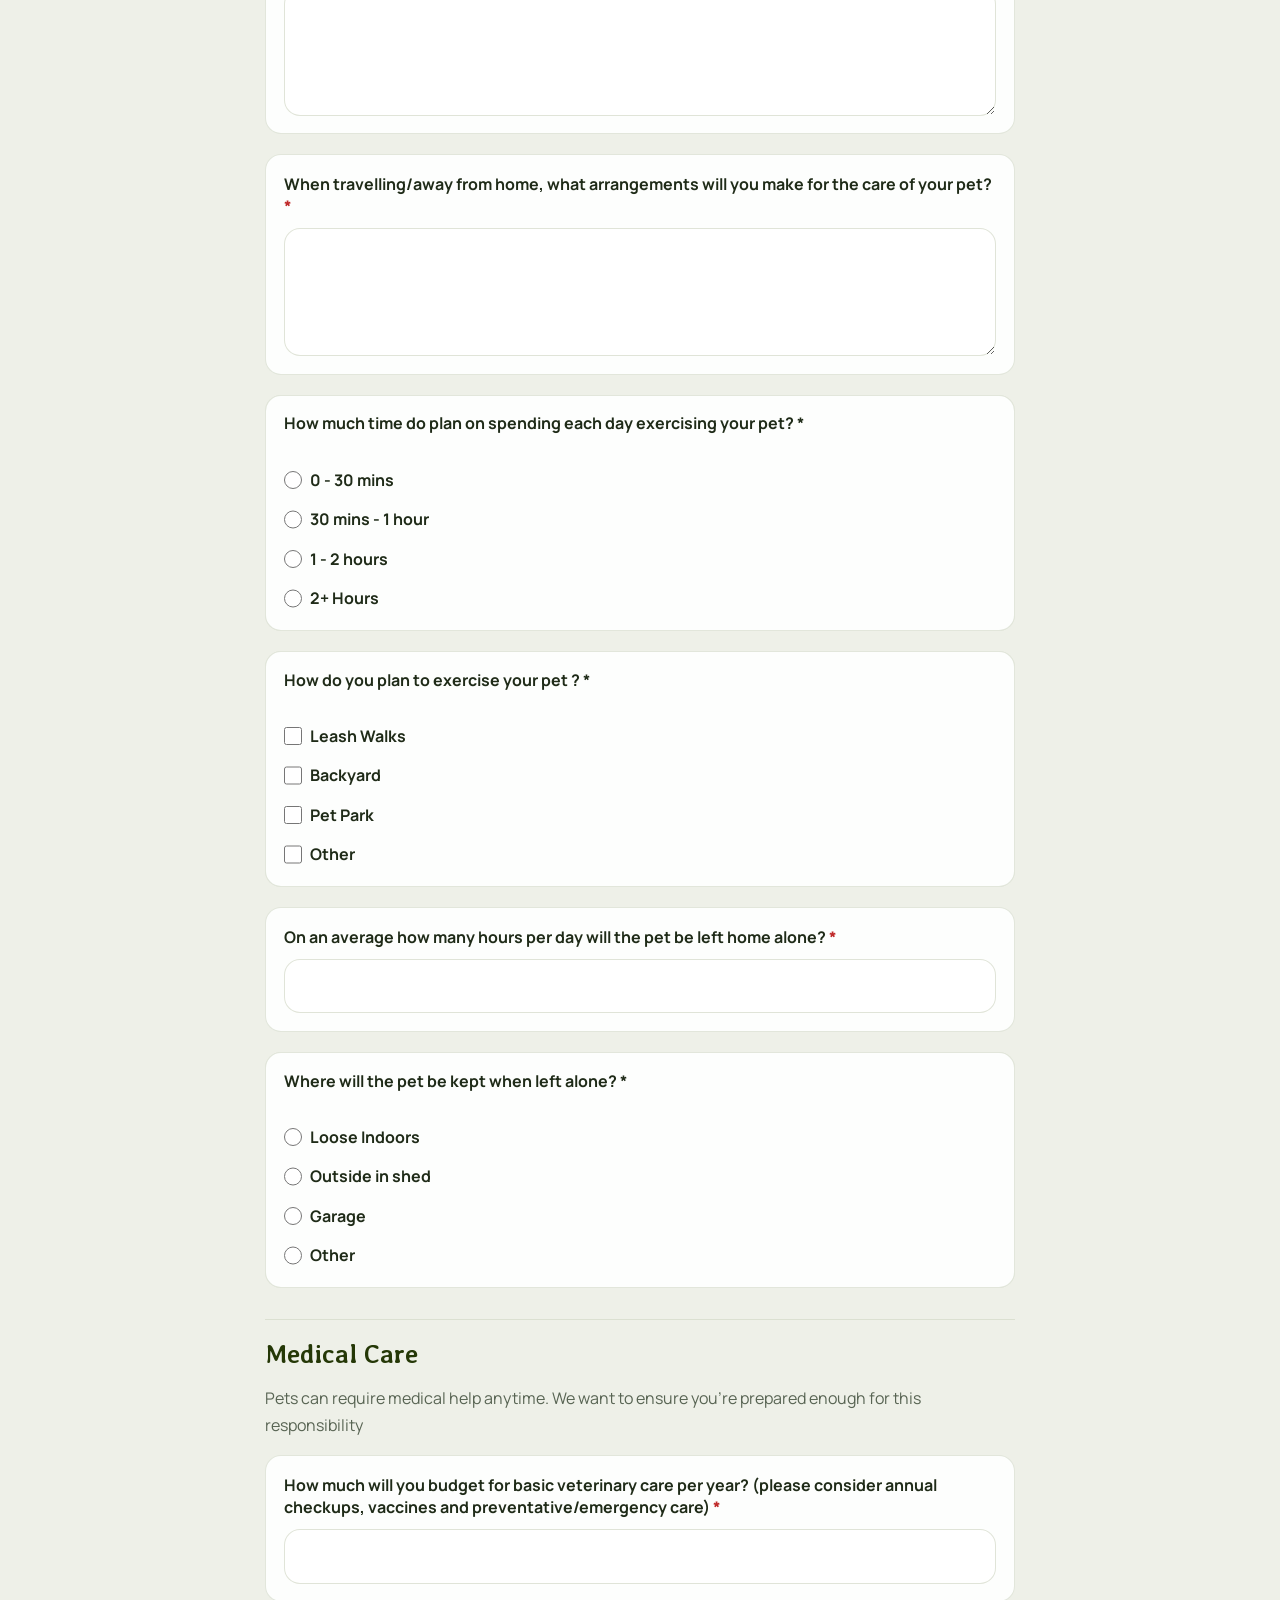
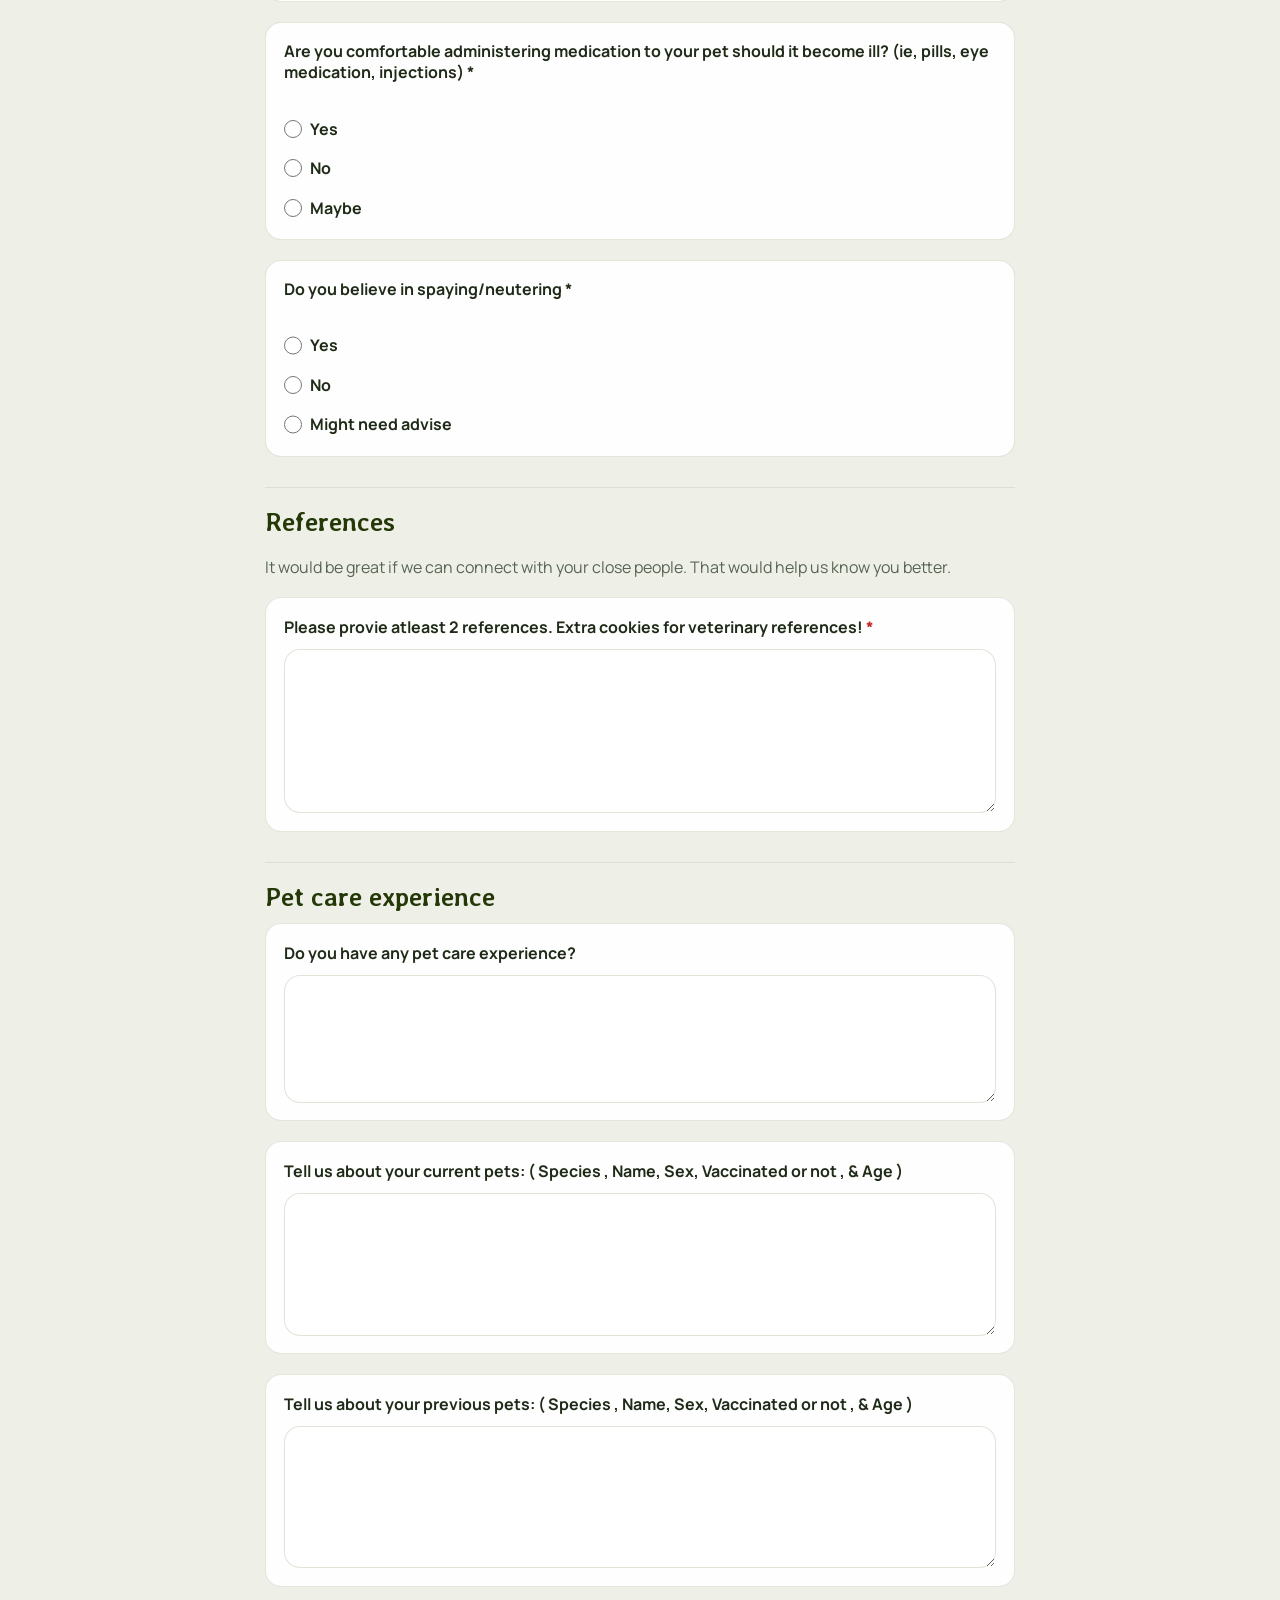
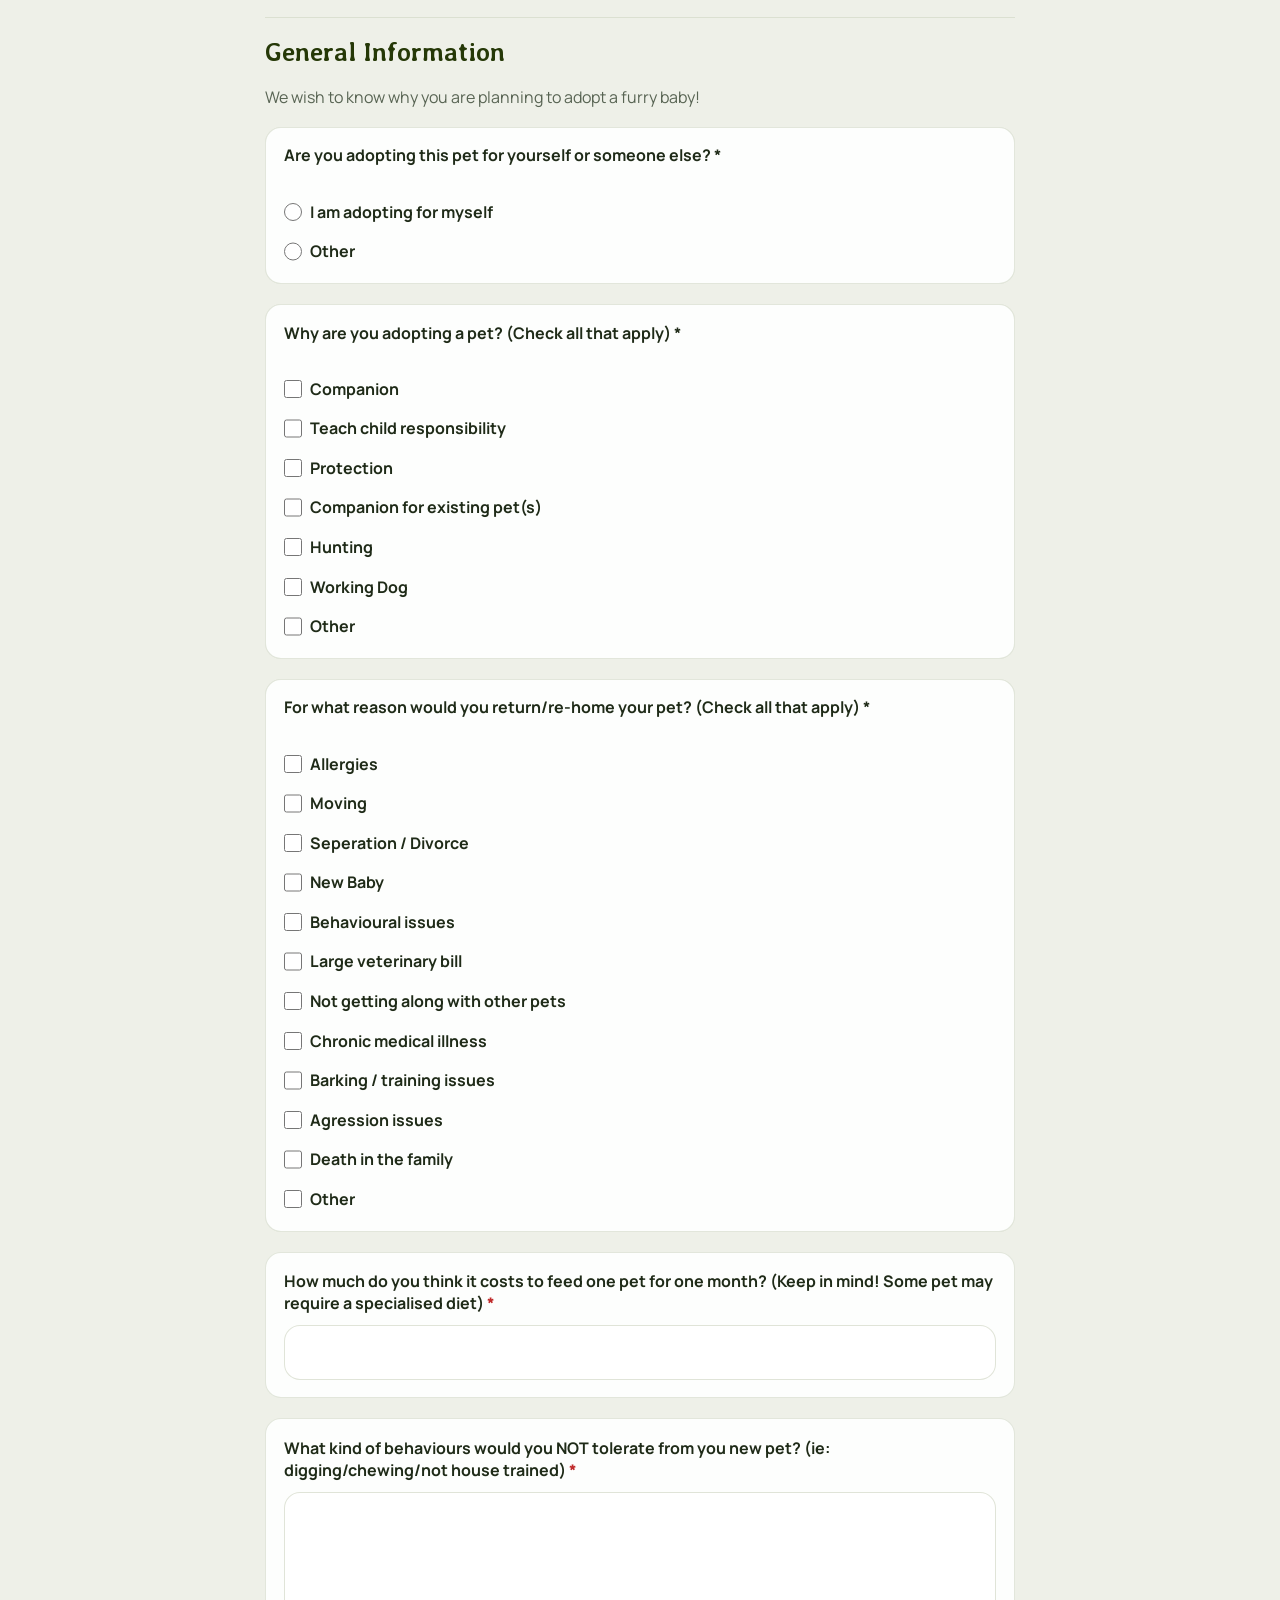
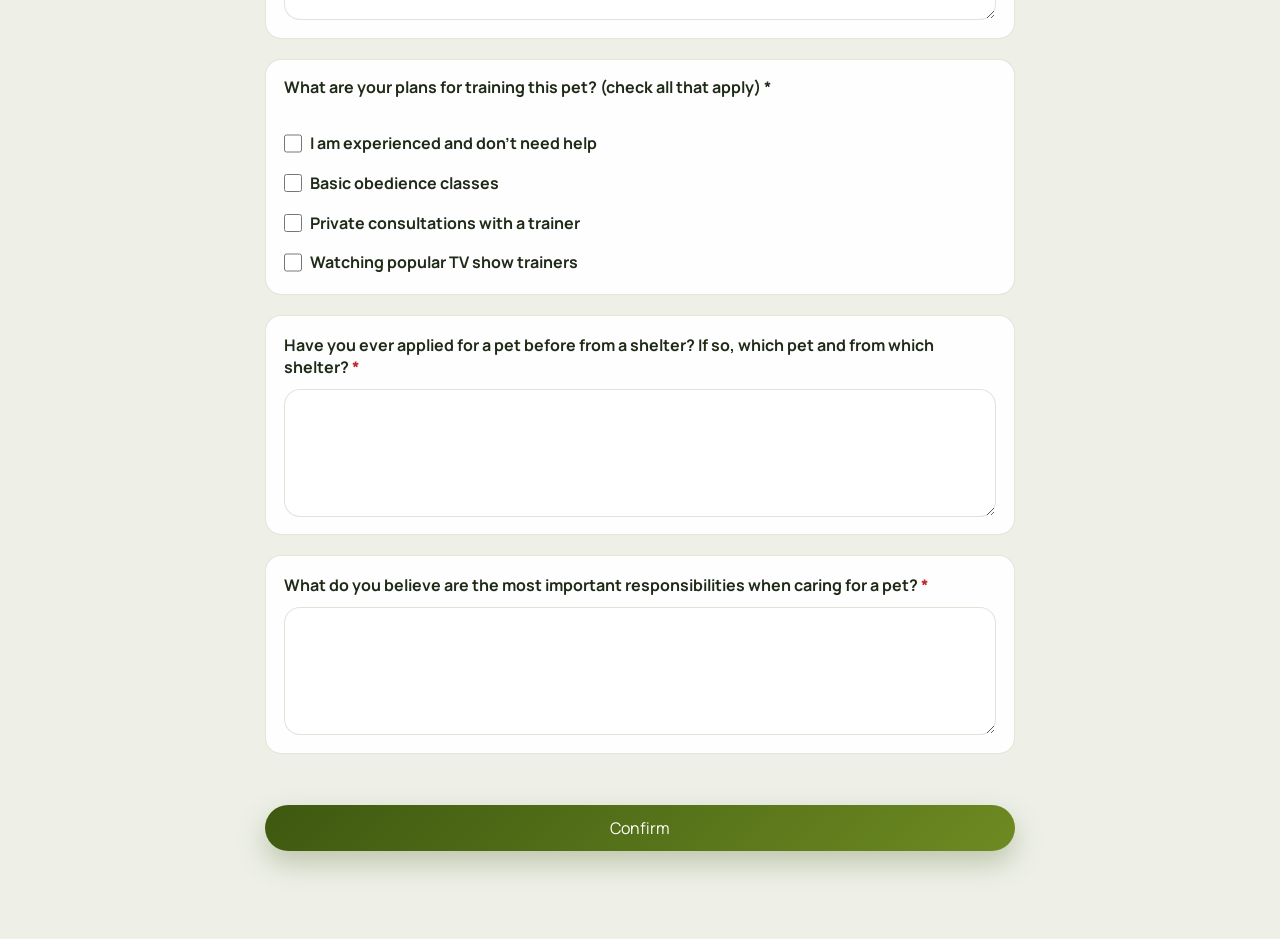
<file: apply-for-adoption.html>
<!DOCTYPE html>
<html lang="en">
  <head>
    <meta charset="UTF-8" />
    <meta name="viewport" content="width=device-width, initial-scale=1.0" />
    <link rel="icon" type="image/svg+xml" href="assets/cursor.svg" sizes="any" />
    <title>Apply for Adoption | Safescape Foundation</title>
    <meta
      name="description"
      content="Apply to adopt a Safescape buddy and share the kind of home and care you can offer."
    />
    <link rel="preconnect" href="https://fonts.googleapis.com" />
    <link rel="preconnect" href="https://fonts.gstatic.com" crossorigin />
    <link
      href="https://fonts.googleapis.com/css2?family=Averia+Libre:wght@400;700&family=Manrope:wght@400;500;600;700;800&display=swap"
      rel="stylesheet"
    />
    <link rel="stylesheet" href="styles.css?v=20260420_24" />
  </head>
  <body class="form-page-body" data-default-form="adoption">
    <div class="page-shell">
      <header class="site-header form-page-header">
        <a class="brand" href="index.html#top" aria-label="Safescape Foundation home">
          <img class="brand-logo" src="assets/vector-logo.svg" alt="Safescape Foundation" />
        </a>

        <div class="header-actions">
          <a class="button button-primary button-donate" href="https://pages.razorpay.com/Safescape_Donation" target="_blank" rel="noreferrer">
            Make a Donation
          </a>
        </div>
      </header>

      <main class="form-page-layout form-page-main">
        <section class="form-page-panel form-page-panel-bare section">
          <div class="form-panel form-panel-bare">
            <div class="form-panel-header">
              <h1 class="form-page-title">Apply for Pet Adoption</h1>
              <p class="form-page-subtitle">
                This application helps Safescape match each dog with a home that fits. Please answer with care and honesty.
              </p>
            </div>

            <form
              class="sheet-form"
              id="adoption-sheet-form"
              data-sheet-form="adoption"
              data-sheet-name="Adoption"
              novalidate
            >
              <div class="form-section">
                <h2>Apply for Pet Adoption</h2>
                <div class="form-fields">
                  <div class="form-field">
                    <label for="pet_applying_name">
                      Please write the name of the pet you're applying for. ( Leave blank if you're not specific )
                    </label>
                    <input
                      id="pet_applying_name"
                      name="pet_applying_name"
                      type="text"
                      data-q="Please write the name of the pet you're applying for. ( Leave blank if you're not specific )"
                      autocomplete="off"
                    />
                  </div>

                  <div class="form-field">
                    <label for="pet_applying_breed">
                      Please write the breed of the pet you're applying for. ( Leave blank if you're not specific )
                    </label>
                    <input
                      id="pet_applying_breed"
                      name="pet_applying_breed"
                      type="text"
                      data-q="Please write the breed of the pet you're applying for. ( Leave blank if you're not specific )"
                      autocomplete="off"
                    />
                  </div>
                </div>
              </div>

              <div class="form-section">
                <h2>Personal Information</h2>
                <p class="section-note">This information will tell the basic details about our potential adopters.</p>
                <div class="form-fields">
                  <div class="form-field">
                    <label for="your_name">Your Name <span aria-hidden="true">*</span></label>
                    <input
                      id="your_name"
                      name="your_name"
                      type="text"
                      required
                      data-q="Your Name"
                      autocomplete="name"
                    />
                  </div>

                  <div class="form-field">
                    <label for="age">Age <span aria-hidden="true">*</span></label>
                    <input id="age" name="age" type="number" inputmode="numeric" min="0" required data-q="Age" />
                  </div>

                  <div class="form-field is-full">
                    <label for="address">Address <span aria-hidden="true">*</span></label>
                    <textarea
                      id="address"
                      name="address"
                      required
                      data-q="Address"
                      rows="3"
                      autocomplete="street-address"
                    ></textarea>
                  </div>

                  <div class="form-field">
                    <label for="phone_number">Phone number <span aria-hidden="true">*</span></label>
                    <input
                      id="phone_number"
                      name="phone_number"
                      type="tel"
                      inputmode="tel"
                      required
                      data-q="Phone number"
                      autocomplete="tel"
                    />
                  </div>

                  <div class="form-field">
                    <label for="email">Email <span aria-hidden="true">*</span></label>
                    <input id="email" name="email" type="email" required data-q="Email" autocomplete="email" />
                  </div>

                  <div class="form-field">
                    <label for="co_applicant_name">Co-Applicant's name ( Could be your spouse )</label>
                    <input
                      id="co_applicant_name"
                      name="co_applicant_name"
                      type="text"
                      data-q="Co-Applicant's name ( Could be your spouse )"
                      autocomplete="off"
                    />
                  </div>

                  <div class="form-field">
                    <label for="co_applicant_phone">Co-Applicant's phone number</label>
                    <input
                      id="co_applicant_phone"
                      name="co_applicant_phone"
                      type="tel"
                      inputmode="tel"
                      data-q="Co-Applicant's phone number"
                      autocomplete="off"
                    />
                  </div>

                  <div class="form-field">
                    <label for="co_applicant_email">Co-Applicant's email</label>
                    <input
                      id="co_applicant_email"
                      name="co_applicant_email"
                      type="email"
                      data-q="Co-Applicant's email"
                      autocomplete="off"
                    />
                  </div>
                </div>
              </div>

              <div class="form-section">
                <h2>Understanding your household</h2>
                <p class="section-note">Every house is different. We are trying to look for the best fit for your household.</p>

                <div class="form-fields">
	                  <fieldset class="form-field is-full">
	                    <legend class="sr-only">What type of home do you live in?</legend>
	                    <p class="question-title">What type of home do you live in? <span aria-hidden="true">*</span></p>
	                    <div class="choice-grid" data-q="What type of home do you live in?" data-required="true">
	                      <label class="choice"><input type="radio" name="home_type" value="Independant House" required /> Independant House</label>
	                      <label class="choice"><input type="radio" name="home_type" value="Flat / Apartment" required /> Flat / Apartment</label>
	                      <label class="choice"><input type="radio" name="home_type" value="Farm / Farmhouse" required /> Farm / Farmhouse</label>
	                      <label class="choice"><input type="radio" name="home_type" value="PG ( Shared living space )" required /> PG ( Shared living space )</label>
	                    </div>
	                  </fieldset>

	                  <fieldset class="form-field is-full">
	                    <legend class="sr-only">What is the type of your residence?</legend>
	                    <p class="question-title">What is the type of your residence? <span aria-hidden="true">*</span></p>
	                    <div class="choice-grid" data-q="What is the type of your residence?" data-required="true">
	                      <label class="choice"><input type="radio" name="residence_type" value="Owned Property" required /> Owned Property</label>
	                      <label class="choice"><input type="radio" name="residence_type" value="Rented Property" required /> Rented Property</label>
	                      <label class="choice"><input type="radio" name="residence_type" value="Living with Family / Parents" required /> Living with Family / Parents</label>
	                    </div>
	                  </fieldset>

	                  <fieldset class="form-field is-full">
	                    <legend class="sr-only">Do you have roommates ? ( if applicable )</legend>
	                    <p class="question-title">Do you have roommates ? ( if applicable )</p>
	                    <div class="choice-grid" data-q="Do you have roommates ? ( if applicable )">
	                      <label class="choice"><input type="radio" name="roommates" value="Yes" /> Yes</label>
	                      <label class="choice"><input type="radio" name="roommates" value="No" /> No</label>
	                    </div>
	                  </fieldset>

                  <div class="form-field">
                    <label for="current_address_duration">How long have you lived at your current address? <span aria-hidden="true">*</span></label>
                    <input
                      id="current_address_duration"
                      name="current_address_duration"
                      type="text"
                      required
                      data-q="How long have you lived at your current address?"
                      autocomplete="off"
                    />
                  </div>

                  <div class="form-field">
                    <label for="moves_past_5_years">How many times have you moved in past 5 years? <span aria-hidden="true">*</span></label>
                    <input
                      id="moves_past_5_years"
                      name="moves_past_5_years"
                      type="number"
                      inputmode="numeric"
                      min="0"
                      required
                      data-q="How many times have you moved in past 5 years?"
                    />
                  </div>

                  <div class="form-field is-full">
                    <label for="future_move_pet">If you were to move in the future, what would happen to your pet? <span aria-hidden="true">*</span></label>
                    <textarea
                      id="future_move_pet"
                      name="future_move_pet"
                      required
                      data-q="If you were to move in the future, what would happen to your pet?"
                      rows="3"
                    ></textarea>
                  </div>

                  <div class="form-field is-full">
                    <label for="landlord_contact">
                      Please provide contact information of your landlord if you live on rent. ( optional )
                    </label>
                    <textarea
                      id="landlord_contact"
                      name="landlord_contact"
                      data-q="Please provide contact information of your landlord if you live on rent. ( optional )"
                      rows="3"
                    ></textarea>
                  </div>

                  <div class="form-field is-full">
                    <label for="children_count_age">How many children live in your house? and how old are they?</label>
                    <textarea
                      id="children_count_age"
                      name="children_count_age"
                      data-q="How many children live in your house? and how old are they?"
                      rows="3"
                    ></textarea>
                  </div>

	                  <fieldset class="form-field is-full">
	                    <legend class="sr-only">How would you describe your household?</legend>
	                    <p class="question-title">How would you describe your household? <span aria-hidden="true">*</span></p>
	                    <div class="choice-grid" data-q="How would you describe your household?" data-required="true">
	                      <label class="choice"><input type="radio" name="household_desc" value="Loud" required /> Loud</label>
	                      <label class="choice"><input type="radio" name="household_desc" value="Calm" required /> Calm</label>
	                      <label class="choice"><input type="radio" name="household_desc" value="Busy" required /> Busy</label>
	                      <label class="choice"><input type="radio" name="household_desc" value="Quiet" required /> Quiet</label>
	                    </div>
	                  </fieldset>

	                  <fieldset class="form-field is-full">
	                    <legend class="sr-only">
	                      Does anyone in your home suffer from pet allergies? (If planning to have a family, consider the
	                      possibility of allergies developing in your newborn BEFORE adopting a pet)
	                    </legend>
	                    <p class="question-title">
	                      Does anyone in your home suffer from pet allergies? (If planning to have a family, consider the
	                      possibility of allergies developing in your newborn BEFORE adopting a pet)
	                      <span aria-hidden="true">*</span>
	                    </p>
	                    <div class="choice-grid" data-q="Does anyone in your home suffer from pet allergies? (If planning to have a family, consider the possibility of allergies developing in your newborn BEFORE adopting a pet)" data-required="true">
	                      <label class="choice"><input type="radio" name="pet_allergies" value="Yes" required /> Yes</label>
	                      <label class="choice"><input type="radio" name="pet_allergies" value="No" required /> No</label>
	                    </div>
	                  </fieldset>

                  <div class="form-field is-full">
                    <label for="relationship_changes_pet">
                      If your current relationship changes, with whom will your pet remain? <span aria-hidden="true">*</span>
                    </label>
                    <textarea
                      id="relationship_changes_pet"
                      name="relationship_changes_pet"
                      required
                      data-q="If your current relationship changes, with whom will your pet remain?"
                      rows="3"
                    ></textarea>
                  </div>

	                  <fieldset class="form-field is-full">
	                    <legend class="sr-only">Do you have someone who can look after your pet in the event of serious illness/death?</legend>
	                    <p class="question-title">
	                      Do you have someone who can look after your pet in the event of serious illness/death?
	                      <span aria-hidden="true">*</span>
	                    </p>
	                    <div class="choice-grid" data-q="Do you have someone who can look after your pet in the event of serious illness/death?" data-required="true">
	                      <label class="choice"><input type="radio" name="backup_caregiver" value="Yes" required /> Yes</label>
	                      <label class="choice"><input type="radio" name="backup_caregiver" value="No" required /> No</label>
	                      <label class="choice"><input type="radio" name="backup_caregiver" value="Maybe" required /> Maybe</label>
	                    </div>
	                  </fieldset>

	                  <fieldset class="form-field is-full">
	                    <legend class="sr-only">When outside, your pet will be ?</legend>
	                    <p class="question-title">When outside, your pet will be ? <span aria-hidden="true">*</span></p>
	                    <div class="choice-grid" data-q="When outside, your pet will be ?" data-required="true">
	                      <label class="choice"><input type="radio" name="outside_pet" value="Tied" required /> Tied</label>
	                      <label class="choice"><input type="radio" name="outside_pet" value="Loose" required /> Loose</label>
	                    </div>
	                  </fieldset>

                  <div class="form-field is-full">
                    <label for="responsible_person">
                      Who in your household will be responsible for caring for this pet? <span aria-hidden="true">*</span>
                    </label>
                    <textarea
                      id="responsible_person"
                      name="responsible_person"
                      required
                      data-q="Who in your household will be responsible for caring for this pet?"
                      rows="3"
                    ></textarea>
                  </div>

                  <div class="form-field is-full">
                    <label for="travel_arrangements">
                      When travelling/away from home, what arrangements will you make for the care of your pet?
                      <span aria-hidden="true">*</span>
                    </label>
                    <textarea
                      id="travel_arrangements"
                      name="travel_arrangements"
                      required
                      data-q="When travelling/away from home, what arrangements will you make for the care of your pet?"
                      rows="3"
                    ></textarea>
                  </div>

	                  <fieldset class="form-field is-full">
	                    <legend class="sr-only">How much time do plan on spending each day exercising your pet?</legend>
	                    <p class="question-title">
	                      How much time do plan on spending each day exercising your pet?
	                      <span aria-hidden="true">*</span>
	                    </p>
	                    <div class="choice-grid" data-q="How much time do plan on spending each day exercising your pet?" data-required="true">
	                      <label class="choice"><input type="radio" name="exercise_time" value="0 - 30 mins" required /> 0 - 30 mins</label>
	                      <label class="choice"><input type="radio" name="exercise_time" value="30 mins - 1 hour" required /> 30 mins - 1 hour</label>
	                      <label class="choice"><input type="radio" name="exercise_time" value="1 - 2 hours" required /> 1 - 2 hours</label>
	                      <label class="choice"><input type="radio" name="exercise_time" value="2+ Hours" required /> 2+ Hours</label>
	                    </div>
	                  </fieldset>

	                  <fieldset class="form-field is-full">
	                    <legend class="sr-only">How do you plan to exercise your pet ?</legend>
	                    <p class="question-title">How do you plan to exercise your pet ? <span aria-hidden="true">*</span></p>
	                    <div class="choice-grid" data-q="How do you plan to exercise your pet ?" data-type="checkbox" data-required="true">
	                      <label class="choice"><input type="checkbox" name="exercise_plan" value="Leash Walks" /> Leash Walks</label>
	                      <label class="choice"><input type="checkbox" name="exercise_plan" value="Backyard" /> Backyard</label>
	                      <label class="choice"><input type="checkbox" name="exercise_plan" value="Pet Park" /> Pet Park</label>
	                      <label class="choice"><input type="checkbox" name="exercise_plan" value="Other" data-other="exercise_plan_other" /> Other</label>
                      <div class="choice-other">
                        <label for="exercise_plan_other">Other:</label>
                        <input id="exercise_plan_other" name="exercise_plan_other" type="text" autocomplete="off" />
                      </div>
                    </div>
                  </fieldset>

                  <div class="form-field is-full">
                    <label for="hours_left_alone">
                      On an average how many hours per day will the pet be left home alone? <span aria-hidden="true">*</span>
                    </label>
                    <input
                      id="hours_left_alone"
                      name="hours_left_alone"
                      type="text"
                      required
                      data-q="On an average how many hours per day will the pet be left home alone?"
                      autocomplete="off"
                    />
                  </div>

	                  <fieldset class="form-field is-full">
	                    <legend class="sr-only">Where will the pet be kept when left alone?</legend>
	                    <p class="question-title">Where will the pet be kept when left alone? <span aria-hidden="true">*</span></p>
	                    <div class="choice-grid" data-q="Where will the pet be kept when left alone?" data-required="true">
	                      <label class="choice"><input type="radio" name="kept_when_alone" value="Loose Indoors" required /> Loose Indoors</label>
	                      <label class="choice"><input type="radio" name="kept_when_alone" value="Outside in shed" required /> Outside in shed</label>
	                      <label class="choice"><input type="radio" name="kept_when_alone" value="Garage" required /> Garage</label>
	                      <label class="choice"><input type="radio" name="kept_when_alone" value="Other" required data-other="kept_when_alone_other" /> Other</label>
                      <div class="choice-other">
                        <label for="kept_when_alone_other">Other:</label>
                        <input id="kept_when_alone_other" name="kept_when_alone_other" type="text" autocomplete="off" />
                      </div>
                    </div>
                  </fieldset>
                </div>
              </div>

              <div class="form-section">
                <h2>Medical Care</h2>
                <p class="section-note">
                  Pets can require medical help anytime. We want to ensure you're prepared enough for this responsibility
                </p>
                <div class="form-fields">
                  <div class="form-field is-full">
                    <label for="vet_budget">
                      How much will you budget for basic veterinary care per year? (please consider annual checkups, vaccines and preventative/emergency care)
                      <span aria-hidden="true">*</span>
                    </label>
                    <input
                      id="vet_budget"
                      name="vet_budget"
                      type="text"
                      required
                      data-q="How much will you budget for basic veterinary care per year? (please consider annual checkups, vaccines and preventative/emergency care)"
                      autocomplete="off"
                    />
                  </div>

	                  <fieldset class="form-field is-full">
	                    <legend class="sr-only">
	                      Are you comfortable administering medication to your pet should it become ill? (ie, pills, eye medication, injections)
	                    </legend>
	                    <p class="question-title">
	                      Are you comfortable administering medication to your pet should it become ill? (ie, pills, eye medication, injections)
	                      <span aria-hidden="true">*</span>
	                    </p>
	                    <div class="choice-grid" data-q="Are you comfortable administering medication to your pet should it become ill? (ie, pills, eye medication, injections)" data-required="true">
	                      <label class="choice"><input type="radio" name="med_admin" value="Yes" required /> Yes</label>
	                      <label class="choice"><input type="radio" name="med_admin" value="No" required /> No</label>
	                      <label class="choice"><input type="radio" name="med_admin" value="Maybe" required /> Maybe</label>
	                    </div>
	                  </fieldset>

	                  <fieldset class="form-field is-full">
	                    <legend class="sr-only">Do you believe in spaying/neutering</legend>
	                    <p class="question-title">Do you believe in spaying/neutering <span aria-hidden="true">*</span></p>
	                    <div class="choice-grid" data-q="Do you believe in spaying/neutering" data-required="true">
	                      <label class="choice"><input type="radio" name="spay_neuter" value="Yes" required /> Yes</label>
	                      <label class="choice"><input type="radio" name="spay_neuter" value="No" required /> No</label>
	                      <label class="choice"><input type="radio" name="spay_neuter" value="Might need advise" required /> Might need advise</label>
	                    </div>
	                  </fieldset>
                </div>
              </div>

              <div class="form-section">
                <h2>References</h2>
                <p class="section-note">
                  It would be great if we can connect with your close people. That would help us know you better.
                </p>
                <div class="form-fields">
                  <div class="form-field is-full">
                    <label for="references">
                      Please provie atleast 2 references. Extra cookies for veterinary references!
                      <span aria-hidden="true">*</span>
                    </label>
                    <textarea
                      id="references"
                      name="references"
                      required
                      data-q="Please provie atleast 2 references. Extra cookies for veterinary references!"
                      rows="6"
                    ></textarea>
                  </div>
                </div>
              </div>

              <div class="form-section">
                <h2>Pet care experience</h2>
                <div class="form-fields">
                  <div class="form-field is-full">
                    <label for="pet_care_experience">Do you have any pet care experience?</label>
                    <textarea
                      id="pet_care_experience"
                      name="pet_care_experience"
                      data-q="Do you have any pet care experience?"
                      rows="4"
                    ></textarea>
                  </div>

                  <div class="form-field is-full">
                    <label for="current_pets">
                      Tell us about your current pets: ( Species , Name, Sex, Vaccinated or not , & Age )
                    </label>
                    <textarea
                      id="current_pets"
                      name="current_pets"
                      data-q="Tell us about your current pets: ( Species , Name, Sex, Vaccinated or not , & Age )"
                      rows="5"
                    ></textarea>
                  </div>

                  <div class="form-field is-full">
                    <label for="previous_pets">
                      Tell us about your previous pets: ( Species , Name, Sex, Vaccinated or not , & Age )
                    </label>
                    <textarea
                      id="previous_pets"
                      name="previous_pets"
                      data-q="Tell us about your previous pets: ( Species , Name, Sex, Vaccinated or not , & Age )"
                      rows="5"
                    ></textarea>
                  </div>
                </div>
              </div>

              <div class="form-section">
                <h2>General Information</h2>
                <p class="section-note">We wish to know why you are planning to adopt a furry baby!</p>
                <div class="form-fields">
	                  <fieldset class="form-field is-full">
	                    <legend class="sr-only">Are you adopting this pet for yourself or someone else?</legend>
	                    <p class="question-title">Are you adopting this pet for yourself or someone else? <span aria-hidden="true">*</span></p>
	                    <div class="choice-grid" data-q="Are you adopting this pet for yourself or someone else?" data-required="true">
	                      <label class="choice"><input type="radio" name="adopting_for" value="I am adopting for myself" required /> I am adopting for myself</label>
	                      <label class="choice"><input type="radio" name="adopting_for" value="Other" required data-other="adopting_for_other" /> Other</label>
                      <div class="choice-other">
                        <label for="adopting_for_other">Other:</label>
                        <input id="adopting_for_other" name="adopting_for_other" type="text" autocomplete="off" />
                      </div>
                    </div>
                  </fieldset>

	                  <fieldset class="form-field is-full">
	                    <legend class="sr-only">Why are you adopting a pet? (Check all that apply)</legend>
	                    <p class="question-title">Why are you adopting a pet? (Check all that apply) <span aria-hidden="true">*</span></p>
	                    <div class="choice-grid" data-q="Why are you adopting a pet? (Check all that apply)" data-type="checkbox" data-required="true">
                      <label class="choice"><input type="checkbox" name="why_adopt" value="Companion" /> Companion</label>
                      <label class="choice"><input type="checkbox" name="why_adopt" value="Teach child responsibility" /> Teach child responsibility</label>
                      <label class="choice"><input type="checkbox" name="why_adopt" value="Protection" /> Protection</label>
                      <label class="choice"><input type="checkbox" name="why_adopt" value="Companion for existing pet(s)" /> Companion for existing pet(s)</label>
                      <label class="choice"><input type="checkbox" name="why_adopt" value="Hunting" /> Hunting</label>
                      <label class="choice"><input type="checkbox" name="why_adopt" value="Working Dog" /> Working Dog</label>
                      <label class="choice"><input type="checkbox" name="why_adopt" value="Other" data-other="why_adopt_other" /> Other</label>
                      <div class="choice-other">
                        <label for="why_adopt_other">Other:</label>
                        <input id="why_adopt_other" name="why_adopt_other" type="text" autocomplete="off" />
                      </div>
                    </div>
                  </fieldset>

	                  <fieldset class="form-field is-full">
	                    <legend class="sr-only">For what reason would you return/re-home your pet? (Check all that apply)</legend>
	                    <p class="question-title">For what reason would you return/re-home your pet? (Check all that apply) <span aria-hidden="true">*</span></p>
	                    <div class="choice-grid" data-q="For what reason would you return/re-home your pet? (Check all that apply)" data-type="checkbox" data-required="true">
                      <label class="choice"><input type="checkbox" name="why_return" value="Allergies" /> Allergies</label>
                      <label class="choice"><input type="checkbox" name="why_return" value="Moving" /> Moving</label>
                      <label class="choice"><input type="checkbox" name="why_return" value="Seperation / Divorce" /> Seperation / Divorce</label>
                      <label class="choice"><input type="checkbox" name="why_return" value="New Baby" /> New Baby</label>
                      <label class="choice"><input type="checkbox" name="why_return" value="Behavioural issues" /> Behavioural issues</label>
                      <label class="choice"><input type="checkbox" name="why_return" value="Large veterinary bill" /> Large veterinary bill</label>
                      <label class="choice"><input type="checkbox" name="why_return" value="Not getting along with other pets" /> Not getting along with other pets</label>
                      <label class="choice"><input type="checkbox" name="why_return" value="Chronic medical illness" /> Chronic medical illness</label>
                      <label class="choice"><input type="checkbox" name="why_return" value="Barking / training issues" /> Barking / training issues</label>
                      <label class="choice"><input type="checkbox" name="why_return" value="Agression issues" /> Agression issues</label>
                      <label class="choice"><input type="checkbox" name="why_return" value="Death in the family" /> Death in the family</label>
                      <label class="choice"><input type="checkbox" name="why_return" value="Other" data-other="why_return_other" /> Other</label>
                      <div class="choice-other">
                        <label for="why_return_other">Other:</label>
                        <input id="why_return_other" name="why_return_other" type="text" autocomplete="off" />
                      </div>
                    </div>
                  </fieldset>

                  <div class="form-field is-full">
                    <label for="monthly_feed_cost">
                      How much do you think it costs to feed one pet for one month? (Keep in mind! Some pet may require a specialised diet)
                      <span aria-hidden="true">*</span>
                    </label>
                    <input
                      id="monthly_feed_cost"
                      name="monthly_feed_cost"
                      type="text"
                      required
                      data-q="How much do you think it costs to feed one pet for one month? (Keep in mind! Some pet may require a specialised diet)"
                      autocomplete="off"
                    />
                  </div>

                  <div class="form-field is-full">
                    <label for="not_tolerate_behaviours">
                      What kind of behaviours would you NOT tolerate from you new pet? (ie: digging/chewing/not house trained)
                      <span aria-hidden="true">*</span>
                    </label>
                    <textarea
                      id="not_tolerate_behaviours"
                      name="not_tolerate_behaviours"
                      required
                      data-q="What kind of behaviours would you NOT tolerate from you new pet? (ie: digging/chewing/not house trained)"
                      rows="4"
                    ></textarea>
                  </div>

	                  <fieldset class="form-field is-full">
	                    <legend class="sr-only">What are your plans for training this pet? (check all that apply)</legend>
	                    <p class="question-title">What are your plans for training this pet? (check all that apply) <span aria-hidden="true">*</span></p>
	                    <div class="choice-grid" data-q="What are your plans for training this pet? (check all that apply)" data-type="checkbox" data-required="true">
                      <label class="choice"><input type="checkbox" name="training_plans" value="I am experienced and don't need help" /> I am experienced and don't need help</label>
                      <label class="choice"><input type="checkbox" name="training_plans" value="Basic obedience classes" /> Basic obedience classes</label>
                      <label class="choice"><input type="checkbox" name="training_plans" value="Private consultations with a trainer" /> Private consultations with a trainer</label>
                      <label class="choice"><input type="checkbox" name="training_plans" value="Watching popular TV show trainers" /> Watching popular TV show trainers</label>
                    </div>
                  </fieldset>

                  <div class="form-field is-full">
                    <label for="applied_before">
                      Have you ever applied for a pet before from a shelter? If so, which pet and from which shelter?
                      <span aria-hidden="true">*</span>
                    </label>
                    <textarea
                      id="applied_before"
                      name="applied_before"
                      required
                      data-q="Have you ever applied for a pet before from a shelter? If so, which pet and from which shelter?"
                      rows="4"
                    ></textarea>
                  </div>

                  <div class="form-field is-full">
                    <label for="important_responsibilities">
                      What do you believe are the most important responsibilities when caring for a pet?
                      <span aria-hidden="true">*</span>
                    </label>
                    <textarea
                      id="important_responsibilities"
                      name="important_responsibilities"
                      required
                      data-q="What do you believe are the most important responsibilities when caring for a pet?"
                      rows="4"
                    ></textarea>
                  </div>
                </div>
              </div>

              <div class="form-actions-row form-actions-row-stacked">
                <button class="button button-primary" type="button" id="confirm-button">Confirm</button>
                <p class="form-status" role="status" aria-live="polite" data-form-status></p>
              </div>
            </form>
          </div>
        </section>
      </main>
    </div>

    <dialog class="terms-dialog" id="terms-dialog" aria-labelledby="terms-title">
      <div class="terms-dialog-card">
        <div class="terms-dialog-head">
          <p class="terms-kicker">Safescape Foundation</p>
          <h2 class="terms-title" id="terms-title">Terms &amp; Conditions</h2>
        </div>
        <div class="terms-scroll" id="terms-scroll" role="document" aria-label="Terms and Conditions">
          <div class="terms-content">
            <p>
              Dear Adopter, Thank you for choosing to embark on the journey of pet adoption with Safescape Foundation.
              We appreciate your commitment to providing a loving home for a furry companion. Our goal is to
              facilitate the perfect match between pets and adopters, taking into consideration the unique
              characteristics of both the animal and your living situation.
            </p>
            <p>
              As part of our adoption process, we utilize this application as an initial step to align your lifestyle,
              needs, and experience with our knowledge of the animals in our care. Rest assured, we are dedicated to
              ensuring that each animal finds a suitable and enduring home.
            </p>
            <p>For your awareness, kindly note the following important information:</p>
            <ol class="terms-numbered">
              <li>
                <strong>Financial Responsibility:</strong> All adopters are accountable for veterinary care and
                medical expenses incurred post-adoption.
              </li>
              <li>
                <strong>Re-homing Procedures:</strong> In the event that circumstances necessitate re-homing your new
                pet, we kindly request that you contact us first.
              </li>
              <li>
                <strong>Verification of Information:</strong> We reserve the right to verify all information provided
                on the adoption application, including veterinary references and landlord details.
              </li>
            </ol>
            <p>By affixing your signature below, you acknowledge the following:</p>
            <ul class="terms-bullets">
              <li>
                I certify that the information provided in this application is accurate. Any misrepresentation may
                result in the forfeiture of the privilege to adopt a pet.
              </li>
              <li>
                I understand that the adoption process is not on a first-come, first-serve basis, and Safescape
                Foundation reserves the right to deny adoption requests.
              </li>
              <li>I authorize the investigation of all statements contained in this application.</li>
            </ul>
            <p>
              Thank you for your prompt attention to these matters. All responses and information shared will be
              treated with the utmost confidentiality.
            </p>
            <p>
              Please be advised that due to the high volume of applications, only successful applicants will be
              contacted within 1-3 business days.
            </p>
            <p class="terms-signoff">
              Sincerely,<br />
              Safescape Foundation
            </p>
          </div>
        </div>
        <div class="terms-state" id="terms-state">
          <label class="terms-agree" id="terms-agree-wrap">
            <input type="checkbox" id="terms-agree" />
            <span>I agree with all above points</span>
          </label>
        </div>
        <div class="terms-actions" id="terms-actions">
          <button class="button button-primary" type="button" id="terms-submit">
            <span class="terms-submit-text">Submit</span>
          </button>
        </div>
      </div>
    </dialog>

    <script src="js/site-config.js?v=20260420_24"></script>
    <script src="js/main.js?v=20260420_24"></script>
  </body>
</html>
</file>
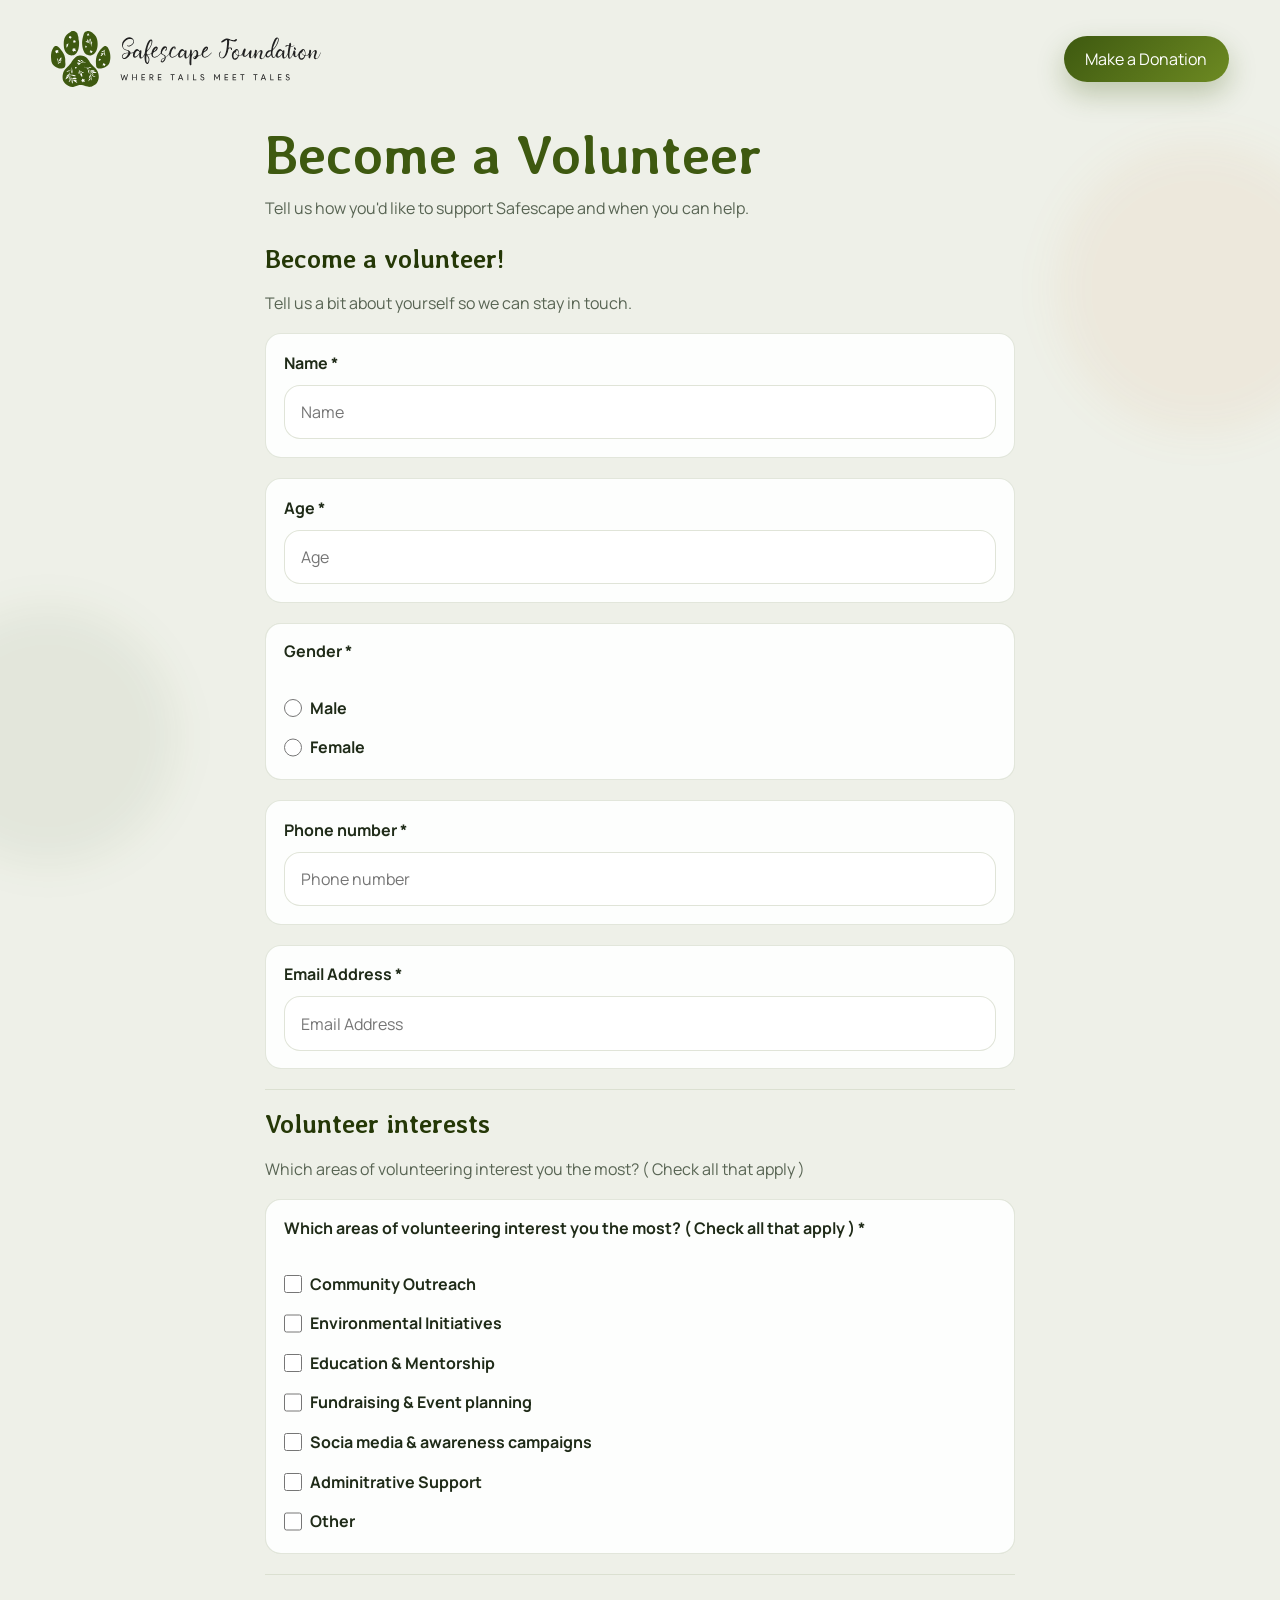
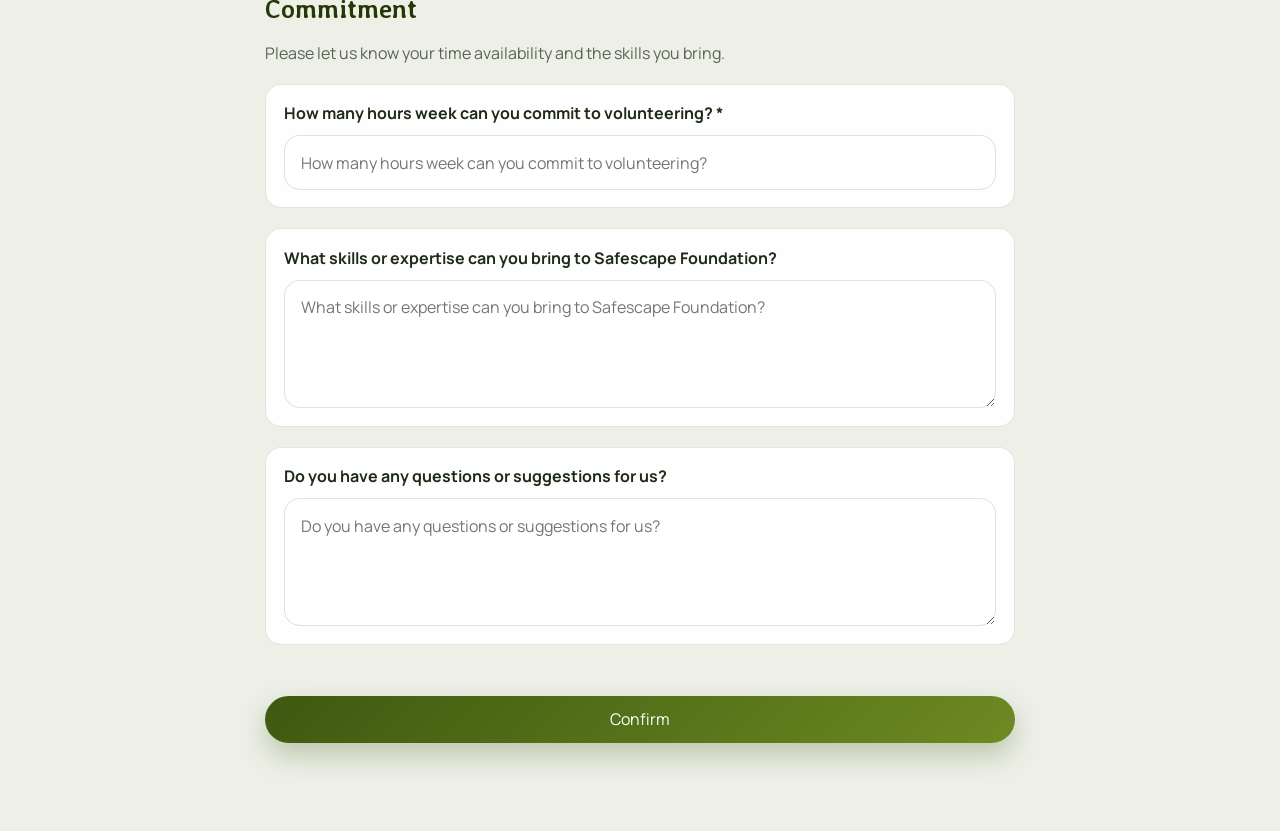
<file: become-a-volunteer.html>
<!DOCTYPE html>
<html lang="en">
  <head>
    <meta charset="UTF-8" />
    <meta name="viewport" content="width=device-width, initial-scale=1.0" />
    <link rel="icon" type="image/svg+xml" href="assets/cursor.svg" sizes="any" />
    <title>Become a Volunteer | Safescape Foundation</title>
    <meta
      name="description"
      content="Become a volunteer with Safescape Foundation and share how you can support rescue work, outreach, and animal care."
    />
    <link rel="preconnect" href="https://fonts.googleapis.com" />
    <link rel="preconnect" href="https://fonts.gstatic.com" crossorigin />
    <link
      href="https://fonts.googleapis.com/css2?family=Averia+Libre:wght@400;700&family=Manrope:wght@400;500;600;700;800&display=swap"
      rel="stylesheet"
    />
    <link rel="stylesheet" href="styles.css?v=20260420_24" />
  </head>
  <body class="form-page-body" data-default-form="volunteer">
    <div class="page-shell">
      <header class="site-header form-page-header">
        <a class="brand" href="index.html#top" aria-label="Safescape Foundation home">
          <img class="brand-logo" src="assets/vector-logo.svg" alt="Safescape Foundation" />
        </a>

        <div class="header-actions">
          <a class="button button-primary button-donate" href="https://pages.razorpay.com/Safescape_Donation" target="_blank" rel="noreferrer">
            Make a Donation
          </a>
        </div>
      </header>

      <main class="form-page-layout form-page-main">
        <section class="form-page-panel form-page-panel-bare section">
          <div class="form-panel form-panel-bare">
            <div class="form-panel-header">
              <h1 class="form-page-title" id="form-title">Become a Volunteer</h1>
              <p class="form-page-subtitle" id="form-description">
                Tell us how you'd like to support Safescape and when you can help.
              </p>
            </div>

            <form
              id="lead-form"
              class="sheet-form lead-form"
              data-sheet-form="volunteer"
              data-sheet-name="Volunteer"
              novalidate
            >
              <input type="hidden" name="formType" id="form-type" value="volunteer" />
              <input type="hidden" name="submittedAt" id="submitted-at" value="" />
              <input type="hidden" name="sourcePage" value="become-a-volunteer" />
              <div id="form-fields" class="form-fields"></div>
              <div class="form-actions-row form-actions-row-stacked">
                <button class="button button-primary" type="button" id="confirm-button">Confirm</button>
                <p class="form-status" role="status" aria-live="polite" data-form-status></p>
              </div>
            </form>
          </div>
        </section>
      </main>
    </div>

    <dialog class="terms-dialog" id="terms-dialog" aria-labelledby="terms-title">
      <div class="terms-dialog-card">
        <div class="terms-dialog-head">
          <p class="terms-kicker">Safescape Foundation</p>
          <h2 class="terms-title" id="terms-title">Guidelines for Volunteer Applicants</h2>
        </div>
        <div class="terms-scroll" id="terms-scroll" role="document" aria-label="Guidelines for Volunteer Applicants">
          <div class="terms-content">
            <p>
              Thank you for your interest in volunteering with Safescape Foundation! To ensure a smooth application
              process and meaningful engagement, please read the following guidelines carefully before filling out the
              form:
            </p>
            <p><strong>Eligibility:</strong></p>
            <p>Volunteers must be at least 18 years old (or provide parental/guardian consent if under 18).</p>
            <p>A passion for community service, sustainability, and social impact is encouraged.</p>
            <p>Prior volunteering experience is not required but can be beneficial.</p>
            <p><strong>Commitment &amp; Availability:</strong></p>
            <p>Please indicate your realistic availability to help us plan projects effectively.</p>
            <p>If you commit to an event or task, we expect timely participation and communication.</p>
            <p>Remote and in-person opportunities are available, so choose based on your comfort level.</p>
            <p><strong>Code of Conduct:</strong></p>
            <p>Volunteers should act with integrity, respect, and inclusivity towards all individuals.</p>
            <p>Any form of discrimination, harassment, or misconduct will not be tolerated.</p>
            <p>Volunteers must follow the instructions of coordinators and adhere to organizational policies.</p>
            <p><strong>Confidentiality &amp; Media Consent:</strong></p>
            <p>Some volunteer roles may involve handling sensitive information; confidentiality is required.</p>
            <p>
              Safescape Foundation may capture photos/videos during activities for promotional purposes. By signing the
              form, you consent to their use unless you specify otherwise.
            </p>
            <p><strong>Health &amp; Safety:</strong></p>
            <p>Volunteers participating in physical activities must ensure they are in good health and follow safety protocols.</p>
            <p>If you have any medical conditions or special needs, please inform us in advance.</p>
            <p><strong>Application Process:</strong></p>
            <p>After submitting your form, our team will review your application.</p>
            <p>Shortlisted candidates may be contacted for an orientation or interview (if applicable).</p>
            <p>You will receive confirmation and details on your assigned role if selected.</p>
            <p><strong>Contact &amp; Queries:</strong></p>
            <p>For any questions or additional information, feel free to contact us at safescapefoundation@gmail.com.</p>
            <p>By submitting this form, you acknowledge that you have read and understood these guidelines.</p>
            <p>Thank you for your willingness to support our mission!</p>
          </div>
        </div>
        <div class="terms-state" id="terms-state">
          <label class="terms-agree" id="terms-agree-wrap">
            <input type="checkbox" id="terms-agree" />
            <span>I agree with all above points</span>
          </label>
        </div>
        <div class="terms-actions" id="terms-actions">
          <button class="button button-primary" type="button" id="terms-submit">
            <span class="terms-submit-text">Submit</span>
          </button>
        </div>
      </div>
    </dialog>

    <script src="js/site-config.js?v=20260420_24"></script>
    <script src="js/site-data.js?v=20260420_24"></script>
    <script src="js/main.js?v=20260420_24"></script>
  </body>
</html>
</file>
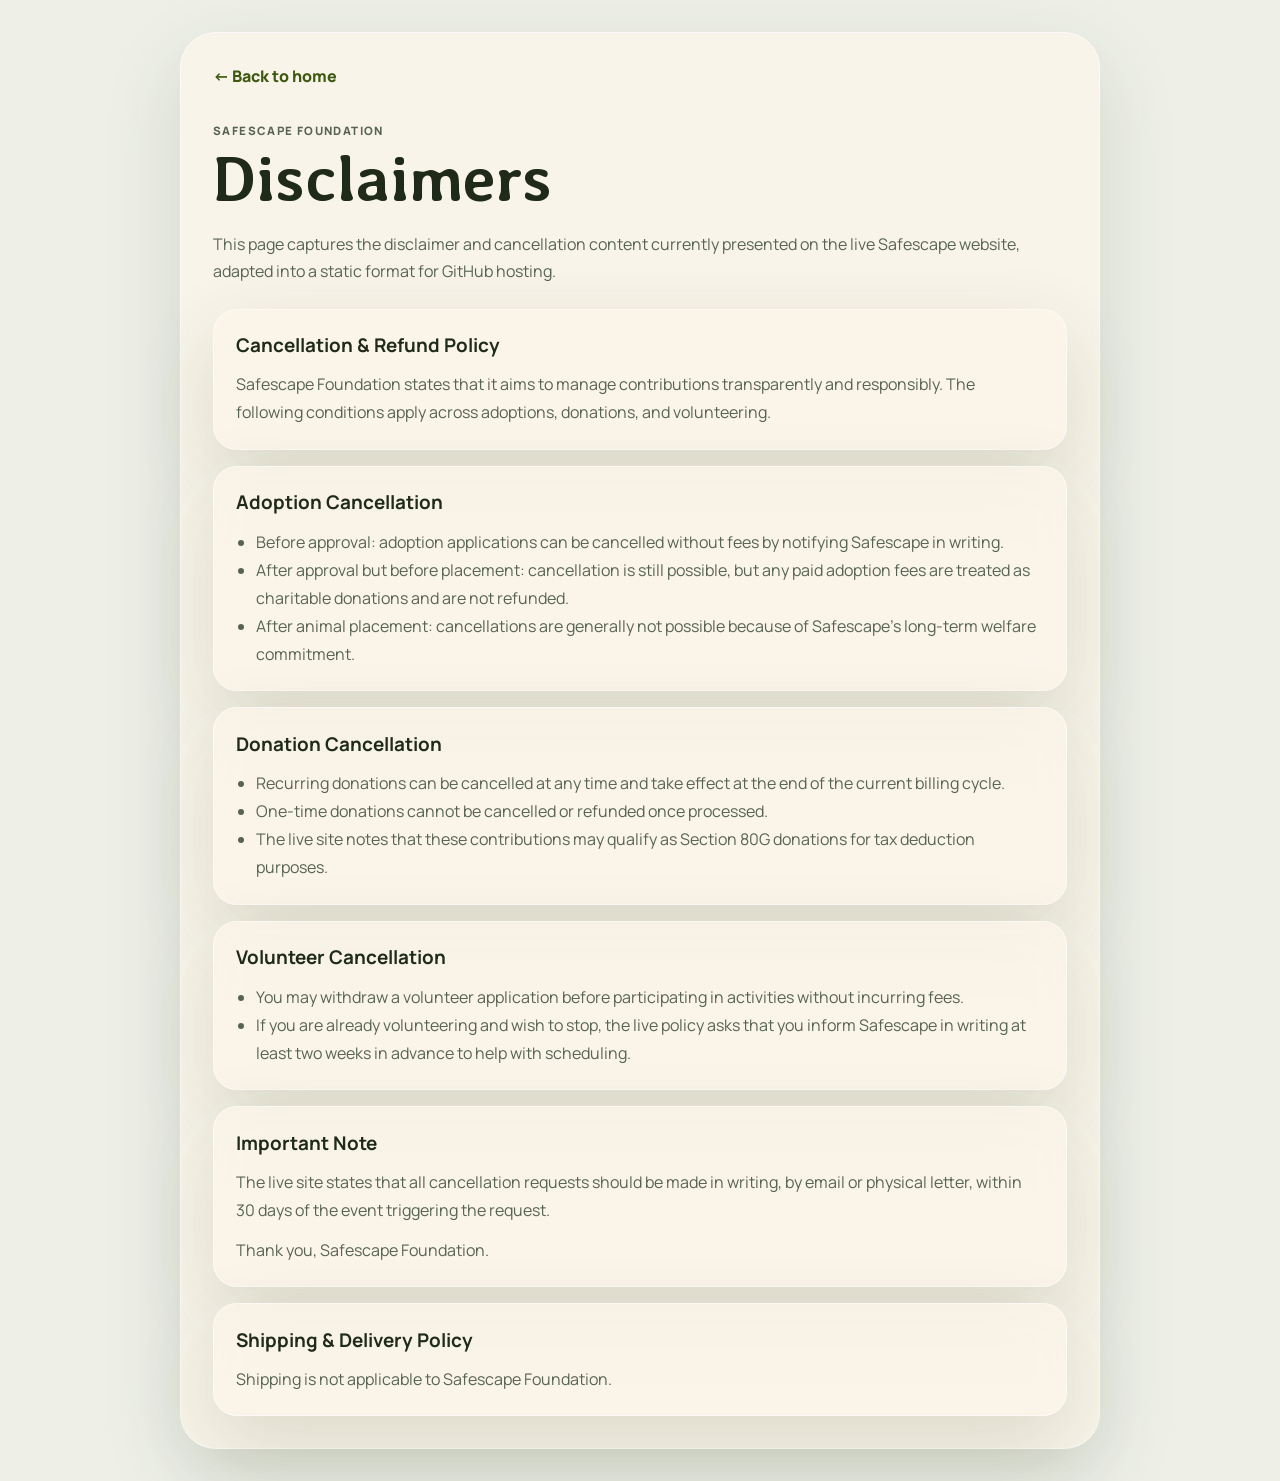
<file: Disclaimers.html>
<!DOCTYPE html>
<html lang="en">
  <head>
    <meta charset="UTF-8" />
    <meta name="viewport" content="width=device-width, initial-scale=1.0" />
    <link rel="icon" type="image/svg+xml" href="assets/cursor.svg" sizes="any" />
    <title>Disclaimers | Safescape Foundation</title>
    <link rel="preconnect" href="https://fonts.googleapis.com" />
    <link rel="preconnect" href="https://fonts.gstatic.com" crossorigin />
    <link
      href="https://fonts.googleapis.com/css2?family=Averia+Libre:wght@400;700&family=Manrope:wght@400;500;600;700;800&display=swap"
      rel="stylesheet"
    />
    <link rel="stylesheet" href="styles.css" />
  </head>
  <body class="policy-body">
    <main class="policy-layout">
      <a class="policy-back" href="index.html">← Back to home</a>
      <section class="policy-hero">
        <p class="eyebrow">Safescape Foundation</p>
        <h1>Disclaimers</h1>
        <p>
          This page captures the disclaimer and cancellation content currently presented on the live Safescape website,
          adapted into a static format for GitHub hosting.
        </p>
      </section>

      <section class="policy-stack">
        <article class="policy-card">
          <h2>Cancellation & Refund Policy</h2>
          <p>
            Safescape Foundation states that it aims to manage contributions transparently and responsibly. The following
            conditions apply across adoptions, donations, and volunteering.
          </p>
        </article>

        <article class="policy-card">
          <h2>Adoption Cancellation</h2>
          <ul>
            <li>Before approval: adoption applications can be cancelled without fees by notifying Safescape in writing.</li>
            <li>
              After approval but before placement: cancellation is still possible, but any paid adoption fees are treated as
              charitable donations and are not refunded.
            </li>
            <li>After animal placement: cancellations are generally not possible because of Safescape’s long-term welfare commitment.</li>
          </ul>
        </article>

        <article class="policy-card">
          <h2>Donation Cancellation</h2>
          <ul>
            <li>Recurring donations can be cancelled at any time and take effect at the end of the current billing cycle.</li>
            <li>One-time donations cannot be cancelled or refunded once processed.</li>
            <li>The live site notes that these contributions may qualify as Section 80G donations for tax deduction purposes.</li>
          </ul>
        </article>

        <article class="policy-card">
          <h2>Volunteer Cancellation</h2>
          <ul>
            <li>You may withdraw a volunteer application before participating in activities without incurring fees.</li>
            <li>
              If you are already volunteering and wish to stop, the live policy asks that you inform Safescape in writing at
              least two weeks in advance to help with scheduling.
            </li>
          </ul>
        </article>

        <article class="policy-card">
          <h2>Important Note</h2>
          <p>
            The live site states that all cancellation requests should be made in writing, by email or physical letter,
            within 30 days of the event triggering the request.
          </p>
          <p>Thank you, Safescape Foundation.</p>
        </article>

        <article class="policy-card">
          <h2>Shipping & Delivery Policy</h2>
          <p>Shipping is not applicable to Safescape Foundation.</p>
        </article>
      </section>
    </main>
  </body>
</html>
</file>
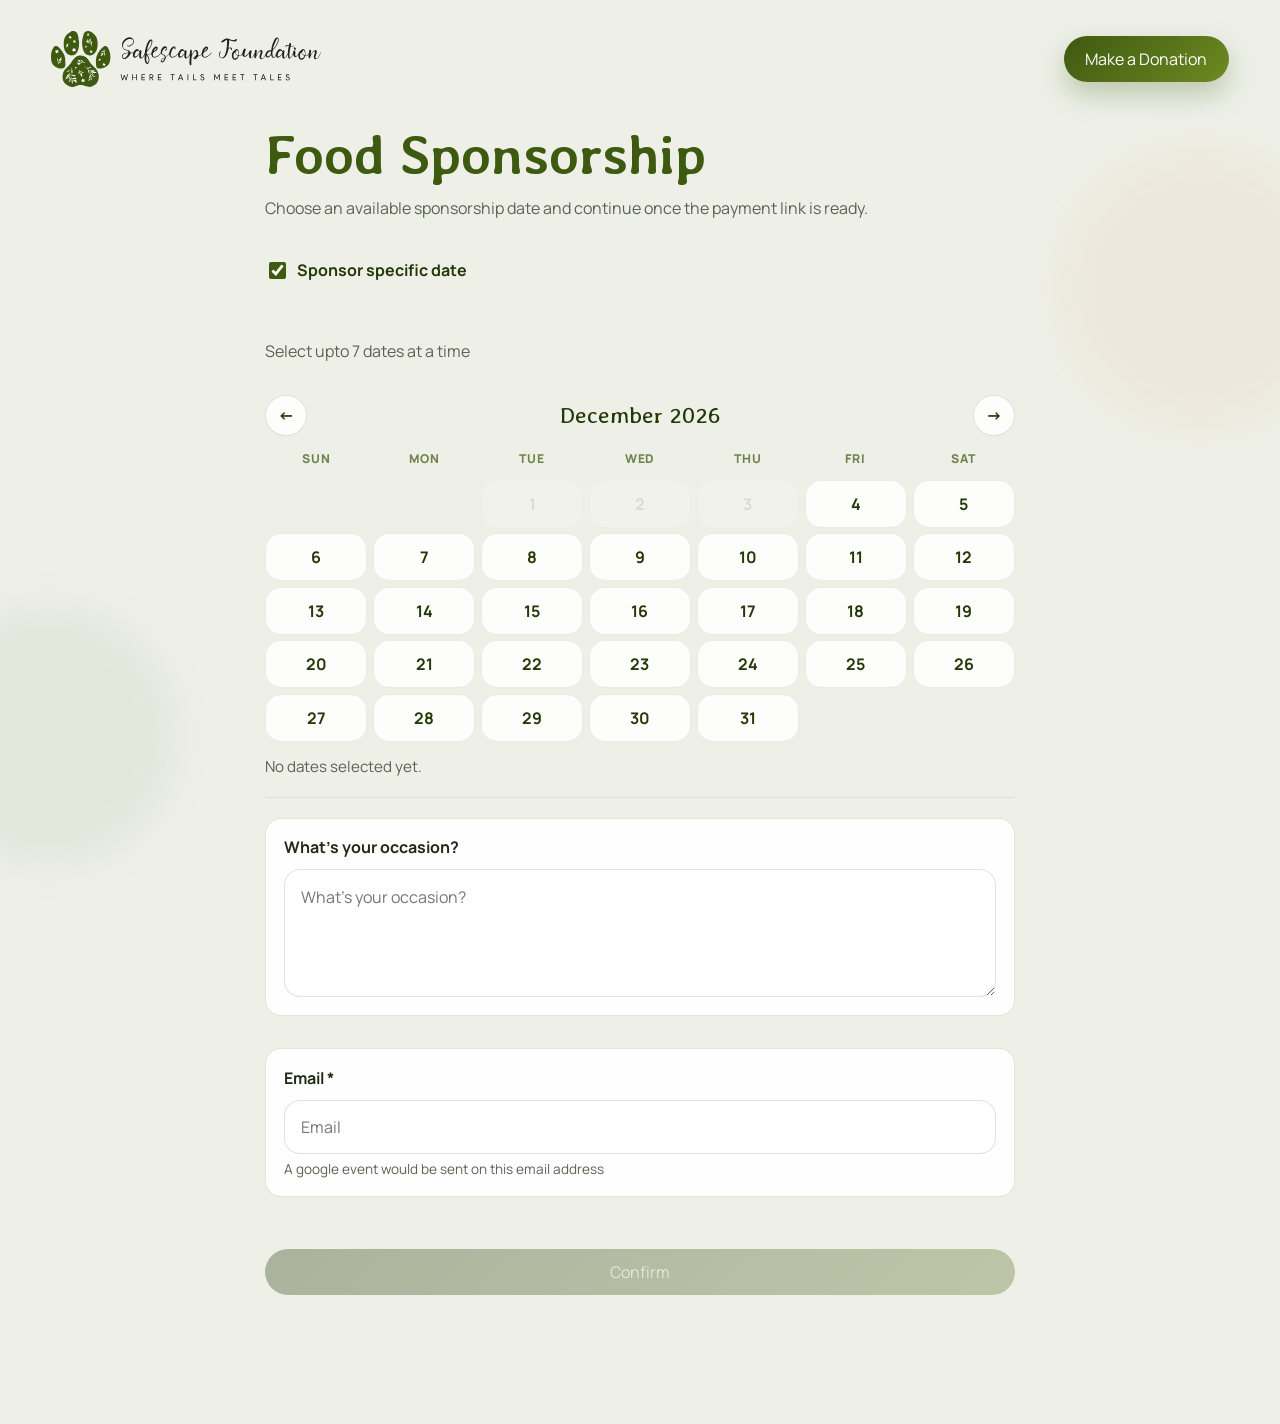
<file: food-sponsorship.html>
<!DOCTYPE html>
<html lang="en">
  <head>
    <meta charset="UTF-8" />
    <meta name="viewport" content="width=device-width, initial-scale=1.0" />
    <link rel="icon" type="image/svg+xml" href="assets/cursor.svg" sizes="any" />
    <title>Food Sponsorship | Safescape Foundation</title>
    <meta
      name="description"
      content="Sponsor meals for Safescape's rescue dogs by sharing your details and choosing a supported date later."
    />
    <link rel="preconnect" href="https://fonts.googleapis.com" />
    <link rel="preconnect" href="https://fonts.gstatic.com" crossorigin />
    <link
      href="https://fonts.googleapis.com/css2?family=Averia+Libre:wght@400;700&family=Manrope:wght@400;500;600;700;800&display=swap"
      rel="stylesheet"
    />
    <link rel="stylesheet" href="styles.css?v=20260901_2" />
  </head>
  <body class="form-page-body" data-default-form="foodSponsorship">
    <div class="page-shell">
      <header class="site-header form-page-header">
        <a class="brand" href="index.html#top" aria-label="Safescape Foundation home">
          <img class="brand-logo" src="assets/vector-logo.svg" alt="Safescape Foundation" />
        </a>

        <div class="header-actions">
          <a class="button button-primary button-donate" href="https://pages.razorpay.com/Safescape_Donation" target="_blank" rel="noreferrer">
            Make a Donation
          </a>
        </div>
      </header>

      <main class="form-page-layout form-page-main">
        <section class="form-page-panel form-page-panel-bare section">
          <div class="form-panel form-panel-bare">
            <div class="form-panel-header">
              <h1 class="form-page-title" id="form-title">Food Sponsorship</h1>
              <p class="form-page-subtitle" id="form-description">
                Share your details and either pick specific dates or tell us how many days you would like to sponsor.
              </p>
            </div>

            <form
              id="lead-form"
              class="sheet-form lead-form"
              data-sheet-form="foodSponsorship"
              data-sheet-name="Food Sponsorship"
              novalidate
            >
              <input type="hidden" name="formType" id="form-type" value="foodSponsorship" />
              <input type="hidden" name="submittedAt" id="submitted-at" value="" />
              <input type="hidden" name="sourcePage" value="food-sponsorship" />
              <div id="form-fields" class="form-fields"></div>
              <div class="form-actions-row form-actions-row-stacked">
                <button class="button button-primary" type="button" id="confirm-button" disabled>Confirm</button>
                <p class="form-status" role="status" aria-live="polite" data-form-status></p>
              </div>
            </form>
          </div>
        </section>
      </main>
    </div>

    <dialog class="terms-dialog" id="terms-dialog" aria-labelledby="terms-title">
      <div class="terms-dialog-card">
        <div class="terms-dialog-head">
          <p class="terms-kicker">Safescape Foundation</p>
          <h2 id="terms-title">Food Sponsorship Terms &amp; Conditions</h2>
        </div>
        <div class="terms-scroll" id="terms-scroll" role="document" aria-label="Food sponsorship terms and conditions">
          <div class="terms-copy">
            <p>
              By sponsoring meals through Safescape Foundation, you’re agreeing to the simple terms below. We’ve kept
              this as clear and transparent as possible so you know exactly how your support is used.
            </p>
            <p><strong>1. What your sponsorship supports</strong></p>
            <p>
              Your sponsorship helps us prepare and distribute meals for the animals supported by Safescape
              Foundation. It covers food, preparation, and the related running costs.
            </p>
            <p><strong>2. Sponsorship dates</strong></p>
            <p>
              You can sponsor a single date or multiple dates. Dates depend on availability and final confirmation.
              Once a date is booked and payment is done, it is treated as reserved.
            </p>
            <p><strong>3. Payment &amp; confirmation</strong></p>
            <p>
              Sponsorship is confirmed only after the payment goes through successfully. You’ll get a confirmation by
              email or receipt after that. Payments are handled securely through our payment partners.
            </p>
            <p><strong>4. How the funds are used</strong></p>
            <p>
              We’ll use the funds for meal-related work only. If something unexpected comes up, like a logistical issue
              or emergency, we may move the sponsorship to the nearest possible date or a similar initiative, while
              keeping the original intent intact.
            </p>
            <p><strong>5. Cancellations &amp; refunds</strong></p>
            <p>
              Sponsorships are usually non-refundable, because planning and purchases start soon after booking. In
              special cases, refund requests may be reviewed at Safescape Foundation’s discretion. If we can’t fulfill
              a sponsored date, we may offer an alternate date or a refund.
            </p>
            <p><strong>6. Donor recognition</strong></p>
            <p>
              If you’d like, you can choose to be acknowledged by name or with a short message for the day. We may
              moderate or decline anything that feels inappropriate or doesn’t fit our values.
            </p>
            <p><strong>7. Updates &amp; transparency</strong></p>
            <p>
              Wherever possible, we may share updates, photos, or short summaries about the meals you sponsored. This
              is just for transparency and impact updates, so it may not be available for every sponsorship.
            </p>
            <p><strong>8. Tax receipts</strong></p>
            <p>
              If applicable, donation receipts for tax purposes will be issued as per Indian regulations. Please make
              sure the details you enter are accurate so we can process them properly.
            </p>
            <p><strong>9. Liability</strong></p>
            <p>
              Safescape Foundation is not responsible for indirect or incidental losses connected to this program. We
              always do our best to deliver impact, but we can’t promise outcomes beyond the intent of the program.
            </p>
            <p><strong>10. Updates to these terms</strong></p>
            <p>
              These terms may change from time to time. If you continue participating, that means you agree to the
              latest version.
            </p>
            <p>
              By confirming, you’re agreeing that the selected dates are a sponsorship request, and that they’ll be
              reserved only after Safescape Foundation checks availability.
            </p>
          </div>
        </div>
        <div class="terms-state" id="terms-state">
          <label class="terms-agree" id="terms-agree-wrap">
            <input type="checkbox" id="terms-agree" />
            <span>I agree with all above points</span>
          </label>
        </div>
        <div class="terms-actions" id="terms-actions">
          <button class="button button-primary" type="button" id="terms-submit" disabled>
            <span class="terms-submit-text">Submit</span>
          </button>
        </div>
      </div>
    </dialog>

    <script src="js/site-config.js?v=20260901_2"></script>
    <script src="js/site-data.js?v=20260507_6"></script>
    <script src="js/main.js?v=20260901_2"></script>
  </body>
</html>
</file>
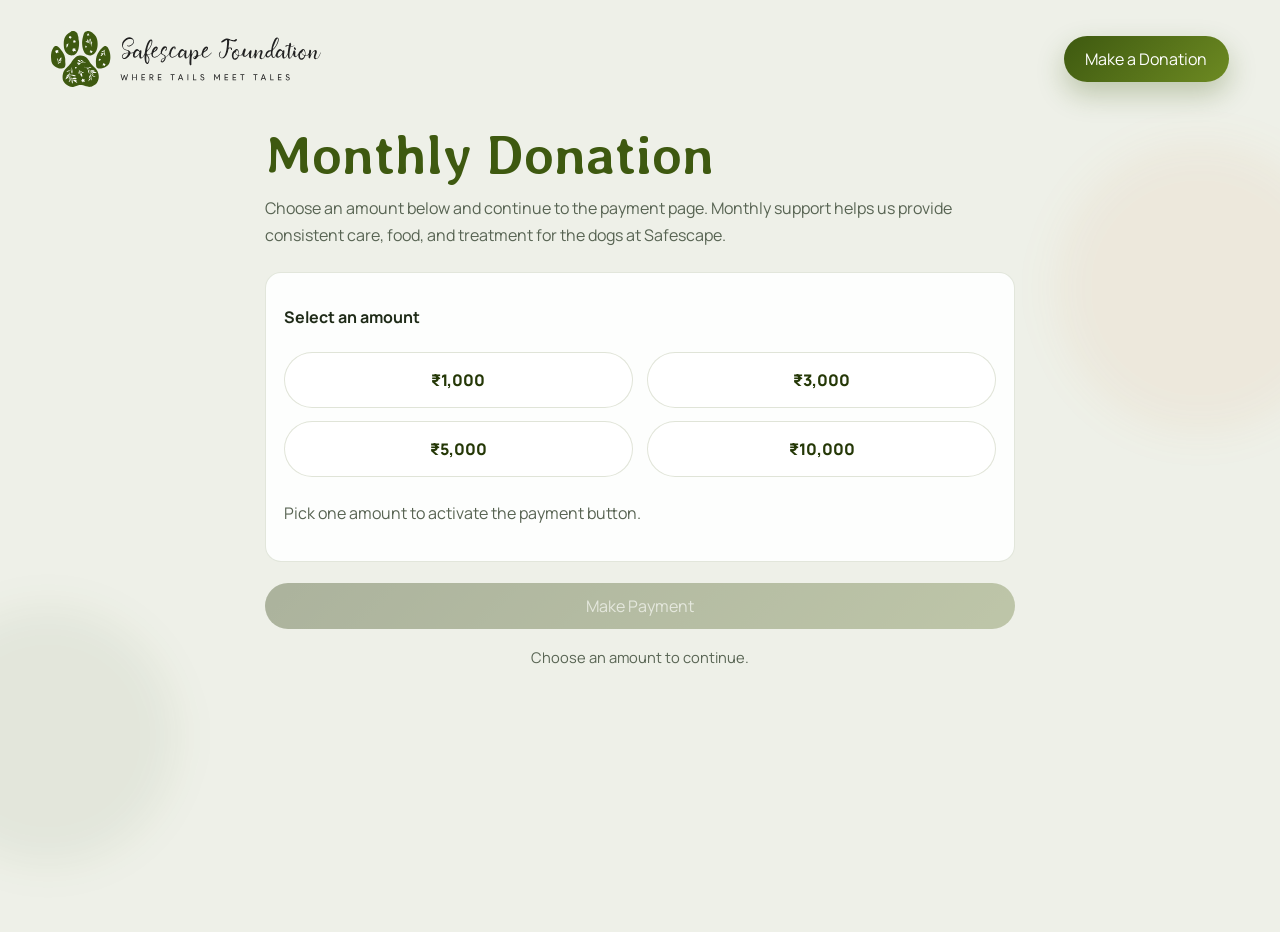
<file: monthly-donation.html>
<!DOCTYPE html>
<html lang="en">
  <head>
    <meta charset="UTF-8" />
    <meta name="viewport" content="width=device-width, initial-scale=1.0" />
    <link rel="icon" type="image/svg+xml" href="assets/cursor.svg" sizes="any" />
    <title>Monthly Donation | Safescape Foundation</title>
    <meta
      name="description"
      content="Choose a monthly donation amount and continue to payment to support the dogs at Safescape Foundation."
    />
    <link rel="preconnect" href="https://fonts.googleapis.com" />
    <link rel="preconnect" href="https://fonts.gstatic.com" crossorigin />
    <link
      href="https://fonts.googleapis.com/css2?family=Averia+Libre:wght@400;700&family=Manrope:wght@400;500;600;700;800&display=swap"
      rel="stylesheet"
    />
    <link rel="stylesheet" href="styles.css?v=20260420_24" />
  </head>
  <body class="form-page-body monthly-donation-page">
    <div class="page-shell">
      <header class="site-header form-page-header">
        <a class="brand" href="index.html#top" aria-label="Safescape Foundation home">
          <img class="brand-logo" src="assets/vector-logo.svg" alt="Safescape Foundation" />
        </a>

        <div class="header-actions">
          <a class="button button-primary button-donate" href="https://pages.razorpay.com/Safescape_Donation" target="_blank" rel="noreferrer">
            Make a Donation
          </a>
        </div>
      </header>

      <main class="form-page-layout form-page-main">
        <section class="form-page-panel form-page-panel-bare section">
          <div class="form-panel form-panel-bare">
            <div class="form-panel-header">
              <h1 class="form-page-title" id="form-title">Monthly Donation</h1>
              <p class="form-page-subtitle" id="form-description">
                Choose an amount below and continue to the payment page. Monthly support helps us provide consistent care,
                food, and treatment for the dogs at Safescape.
              </p>
            </div>

            <form id="monthly-donation-form" class="lead-form monthly-donation-form" data-monthly-donation-page novalidate>
              <div class="form-field monthly-donation-field">
                <p class="monthly-donation-label">Select an amount</p>
                <div class="monthly-donation-options" id="monthly-donation-options" role="group" aria-label="Monthly donation amounts">
                  <button class="monthly-donation-pill" type="button" data-monthly-amount="1000" aria-pressed="false">₹1,000</button>
                  <button class="monthly-donation-pill" type="button" data-monthly-amount="3000" aria-pressed="false">₹3,000</button>
                  <button class="monthly-donation-pill" type="button" data-monthly-amount="5000" aria-pressed="false">₹5,000</button>
                  <button class="monthly-donation-pill" type="button" data-monthly-amount="10000" aria-pressed="false">₹10,000</button>
                </div>
                <p class="section-note">Pick one amount to activate the payment button.</p>
              </div>

              <div class="form-actions-row form-actions-row-stacked monthly-donation-actions">
                <button class="button button-primary" type="button" id="monthly-donation-pay" disabled>
                  Make Payment
                </button>
                <p class="form-status" role="status" aria-live="polite" data-monthly-donation-status></p>
              </div>
            </form>
          </div>
        </section>
      </main>
    </div>

    <script src="js/site-config.js?v=20260420_24"></script>
    <script src="js/site-data.js?v=20260420_24"></script>
    <script src="js/main.js?v=20260420_24"></script>
  </body>
</html>
</file>
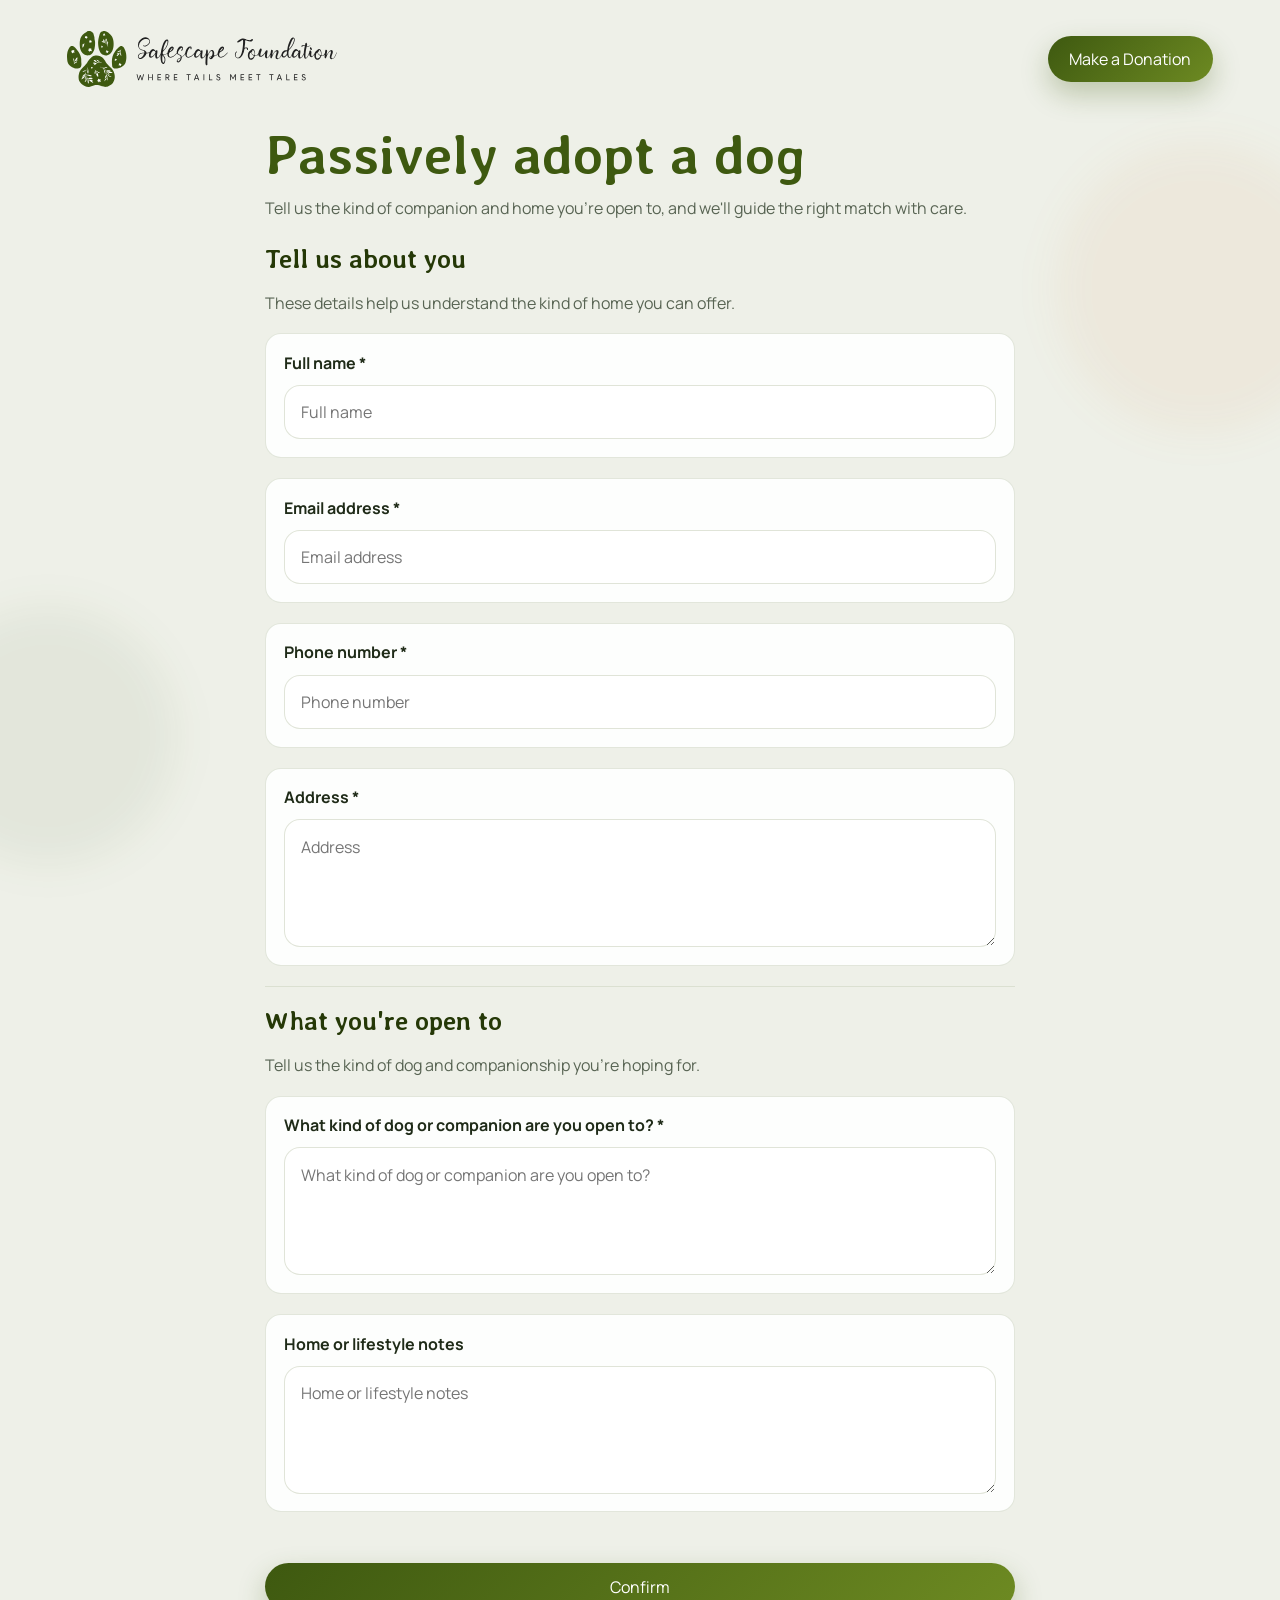
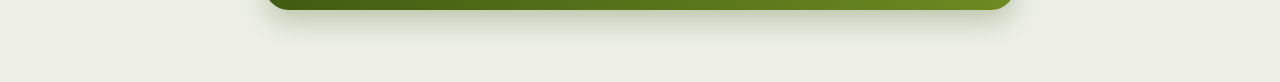
<file: passive-adoption-form.html>
<!DOCTYPE html>
<html lang="en">
  <head>
    <meta charset="UTF-8" />
    <meta name="viewport" content="width=device-width, initial-scale=1.0" />
    <link rel="icon" type="image/svg+xml" href="assets/cursor.svg" sizes="any" />
    <title>Passively adopt a dog | Safescape Foundation</title>
    <meta name="description" content="Tell Safescape the kind of companion and home you are open to, and we will guide a thoughtful match." />
    <link rel="preconnect" href="https://fonts.googleapis.com" />
    <link rel="preconnect" href="https://fonts.gstatic.com" crossorigin />
    <link href="https://fonts.googleapis.com/css2?family=Averia+Libre:wght@400;700&family=Manrope:wght@400;500;600;700;800&display=swap" rel="stylesheet" />
    <link rel="stylesheet" href="styles.css?v=20260420_24" />
  </head>
  <body class="form-page-body passive-adoption-form-page" data-default-form="passiveAdoption">
    <div class="page-shell">
      <header class="site-header form-page-header">
        <a class="brand" href="index.html#top" aria-label="Safescape Foundation home">
          <img class="brand-logo" src="assets/vector-logo.svg" alt="Safescape Foundation" />
        </a>

        <div class="header-actions">
          <a class="button button-primary button-donate" href="https://pages.razorpay.com/Safescape_Donation" target="_blank" rel="noreferrer">
            Make a Donation
          </a>
        </div>
      </header>

      <main class="form-page-layout form-page-main">
        <section class="form-page-panel form-page-panel-bare section">
          <div class="form-panel form-panel-bare">
            <div class="form-panel-header">
              <h1 class="form-page-title" id="form-title">Passively adopt a dog</h1>
              <p class="form-page-subtitle" id="form-description">
                Tell us the kind of companion and home you are open to, and we will guide the right match with care.
              </p>
            </div>

            <form id="lead-form" class="sheet-form lead-form" data-sheet-form="passiveAdoption" data-sheet-name="Passive Adoption" novalidate>
              <input type="hidden" name="formType" id="form-type" value="passiveAdoption" />
              <input type="hidden" name="submittedAt" id="submitted-at" value="" />
              <input type="hidden" name="sourcePage" value="passive-adoption-form" />
              <div id="form-fields" class="form-fields"></div>
              <div class="form-actions-row form-actions-row-stacked">
                <button class="button button-primary" type="button" id="confirm-button">Confirm</button>
                <p class="form-status" role="status" aria-live="polite" data-form-status></p>
              </div>
            </form>
          </div>
        </section>
      </main>
    </div>

    <dialog class="terms-dialog" id="terms-dialog" aria-labelledby="terms-title">
      <div class="terms-dialog-card">
        <div class="terms-dialog-head">
          <p class="terms-kicker">Safescape Foundation</p>
          <h2 class="terms-title" id="terms-title">Passive Adoption Terms</h2>
        </div>
        <div class="terms-scroll" id="terms-scroll" role="document" aria-label="Passive Adoption Terms">
          <div class="terms-content">
            <p>
              Thanks for taking a gentle step toward passive adoption. This form helps us understand the kind of home
              and companionship you are open to, so we can guide a thoughtful match.
            </p>
            <p><strong>How this works:</strong></p>
            <p>We review every response with care and may contact you if we see a match that feels right.</p>
            <p>Submission does not guarantee immediate placement or availability of a specific dog.</p>
            <p>We may reach out to learn a little more about your routine, space, and preferences.</p>
            <p><strong>What we ask of you:</strong></p>
            <p>Please share accurate details so we can keep the matching process honest and helpful.</p>
            <p>By submitting, you agree to stay in touch if our team reaches out with a possible match.</p>
            <p>Thank you for supporting our dogs with patience, care, and intention.</p>
          </div>
        </div>
        <div class="terms-state" id="terms-state">
          <label class="terms-agree" id="terms-agree-wrap">
            <input type="checkbox" id="terms-agree" />
            <span>I agree with all above points</span>
          </label>
        </div>
        <div class="terms-actions" id="terms-actions">
          <button class="button button-primary" type="button" id="terms-submit">
            <span class="terms-submit-text">Submit</span>
          </button>
        </div>
      </div>
    </dialog>

    <script src="js/site-config.js?v=20260420_24"></script>
    <script src="js/site-data.js?v=20260420_24"></script>
    <script src="js/main.js?v=20260420_24"></script>
  </body>
</html>
</file>
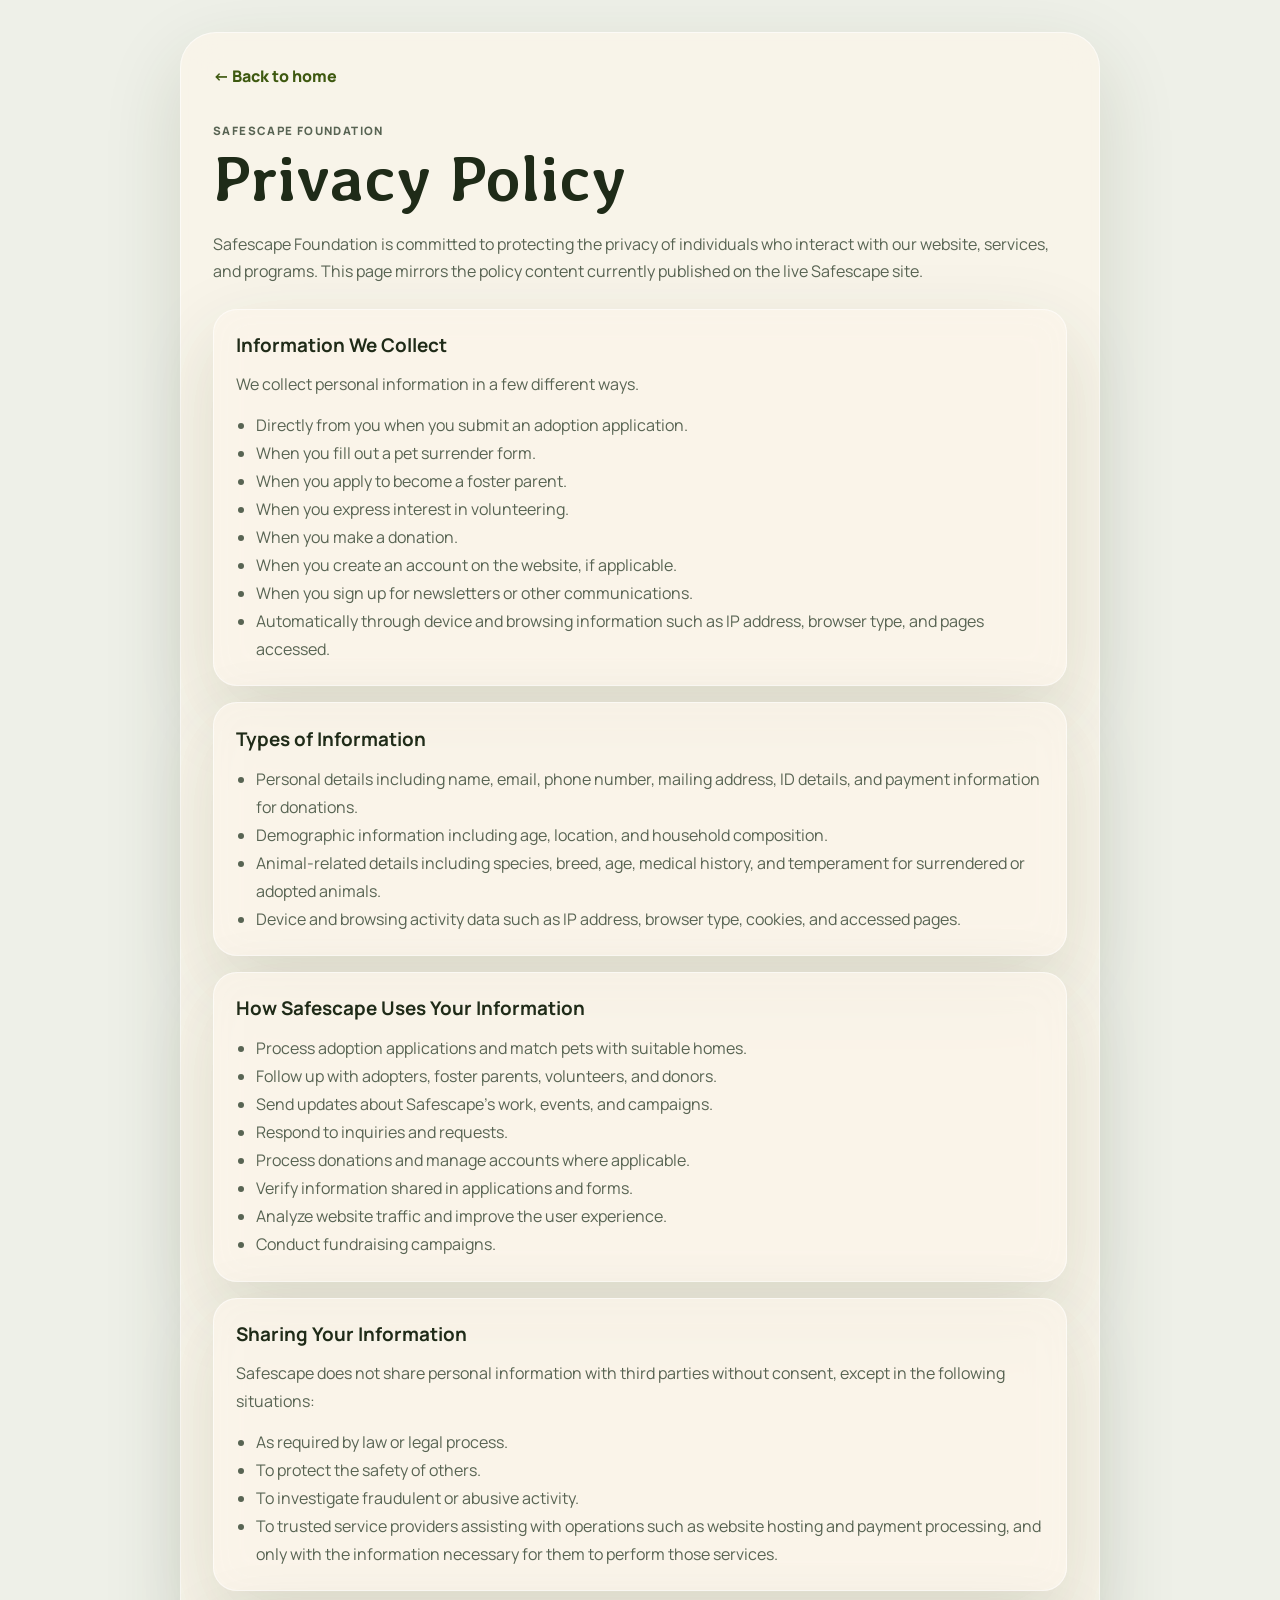
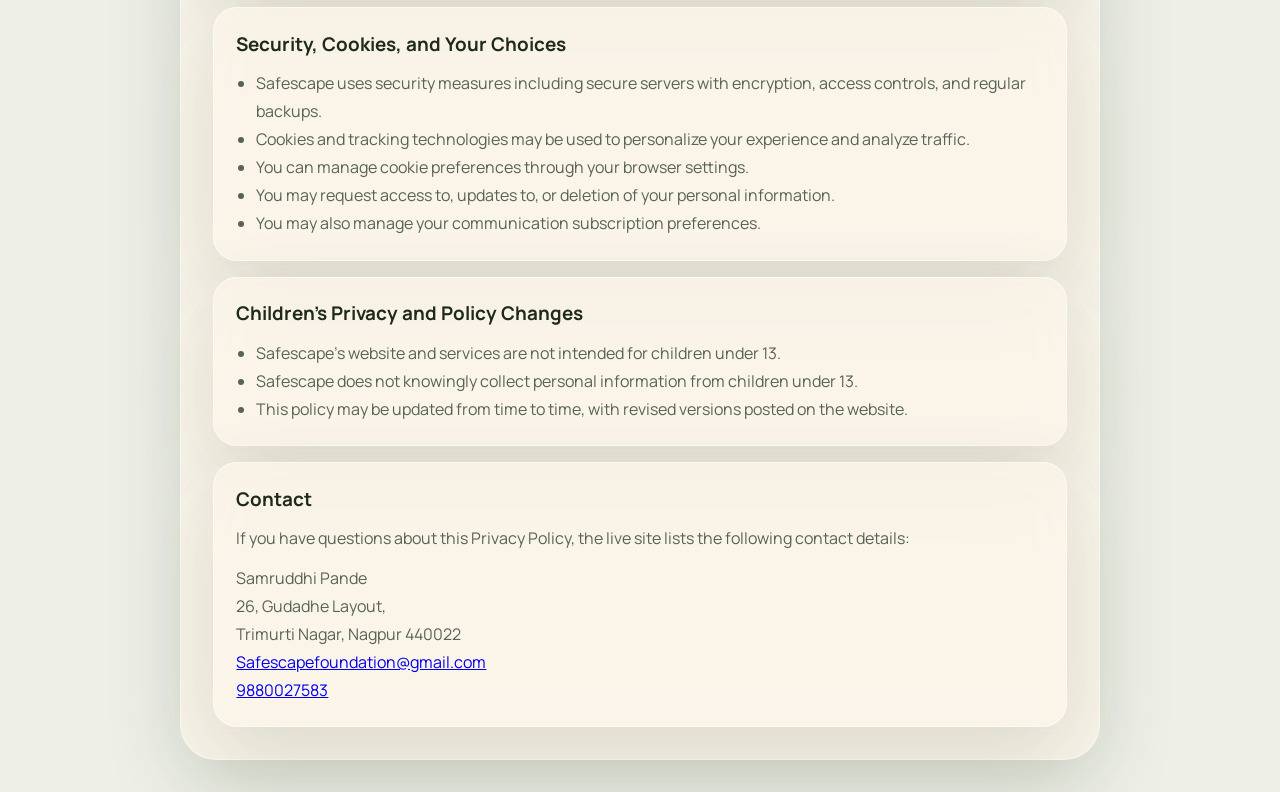
<file: Privacy-Policy.html>
<!DOCTYPE html>
<html lang="en">
  <head>
    <meta charset="UTF-8" />
    <meta name="viewport" content="width=device-width, initial-scale=1.0" />
    <link rel="icon" type="image/svg+xml" href="assets/cursor.svg" sizes="any" />
    <title>Privacy Policy | Safescape Foundation</title>
    <link rel="preconnect" href="https://fonts.googleapis.com" />
    <link rel="preconnect" href="https://fonts.gstatic.com" crossorigin />
    <link
      href="https://fonts.googleapis.com/css2?family=Averia+Libre:wght@400;700&family=Manrope:wght@400;500;600;700;800&display=swap"
      rel="stylesheet"
    />
    <link rel="stylesheet" href="styles.css" />
  </head>
  <body class="policy-body">
    <main class="policy-layout">
      <a class="policy-back" href="index.html">← Back to home</a>
      <section class="policy-hero">
        <p class="eyebrow">Safescape Foundation</p>
        <h1>Privacy Policy</h1>
        <p>
          Safescape Foundation is committed to protecting the privacy of individuals who interact with our website,
          services, and programs. This page mirrors the policy content currently published on the live Safescape site.
        </p>
      </section>

      <section class="policy-stack">
        <article class="policy-card">
          <h2>Information We Collect</h2>
          <p>We collect personal information in a few different ways.</p>
          <ul>
            <li>Directly from you when you submit an adoption application.</li>
            <li>When you fill out a pet surrender form.</li>
            <li>When you apply to become a foster parent.</li>
            <li>When you express interest in volunteering.</li>
            <li>When you make a donation.</li>
            <li>When you create an account on the website, if applicable.</li>
            <li>When you sign up for newsletters or other communications.</li>
            <li>Automatically through device and browsing information such as IP address, browser type, and pages accessed.</li>
          </ul>
        </article>

        <article class="policy-card">
          <h2>Types of Information</h2>
          <ul>
            <li>Personal details including name, email, phone number, mailing address, ID details, and payment information for donations.</li>
            <li>Demographic information including age, location, and household composition.</li>
            <li>Animal-related details including species, breed, age, medical history, and temperament for surrendered or adopted animals.</li>
            <li>Device and browsing activity data such as IP address, browser type, cookies, and accessed pages.</li>
          </ul>
        </article>

        <article class="policy-card">
          <h2>How Safescape Uses Your Information</h2>
          <ul>
            <li>Process adoption applications and match pets with suitable homes.</li>
            <li>Follow up with adopters, foster parents, volunteers, and donors.</li>
            <li>Send updates about Safescape’s work, events, and campaigns.</li>
            <li>Respond to inquiries and requests.</li>
            <li>Process donations and manage accounts where applicable.</li>
            <li>Verify information shared in applications and forms.</li>
            <li>Analyze website traffic and improve the user experience.</li>
            <li>Conduct fundraising campaigns.</li>
          </ul>
        </article>

        <article class="policy-card">
          <h2>Sharing Your Information</h2>
          <p>Safescape does not share personal information with third parties without consent, except in the following situations:</p>
          <ul>
            <li>As required by law or legal process.</li>
            <li>To protect the safety of others.</li>
            <li>To investigate fraudulent or abusive activity.</li>
            <li>
              To trusted service providers assisting with operations such as website hosting and payment processing, and only with
              the information necessary for them to perform those services.
            </li>
          </ul>
        </article>

        <article class="policy-card">
          <h2>Security, Cookies, and Your Choices</h2>
          <ul>
            <li>Safescape uses security measures including secure servers with encryption, access controls, and regular backups.</li>
            <li>Cookies and tracking technologies may be used to personalize your experience and analyze traffic.</li>
            <li>You can manage cookie preferences through your browser settings.</li>
            <li>You may request access to, updates to, or deletion of your personal information.</li>
            <li>You may also manage your communication subscription preferences.</li>
          </ul>
        </article>

        <article class="policy-card">
          <h2>Children’s Privacy and Policy Changes</h2>
          <ul>
            <li>Safescape’s website and services are not intended for children under 13.</li>
            <li>Safescape does not knowingly collect personal information from children under 13.</li>
            <li>This policy may be updated from time to time, with revised versions posted on the website.</li>
          </ul>
        </article>

        <article class="policy-card">
          <h2>Contact</h2>
          <p>If you have questions about this Privacy Policy, the live site lists the following contact details:</p>
          <p>
            Samruddhi Pande<br />
            26, Gudadhe Layout,<br />
            Trimurti Nagar, Nagpur 440022<br />
            <a href="mailto:Safescapefoundation@gmail.com">Safescapefoundation@gmail.com</a><br />
            <a href="tel:+919880027583">9880027583</a>
          </p>
        </article>
      </section>
    </main>
  </body>
</html>
</file>
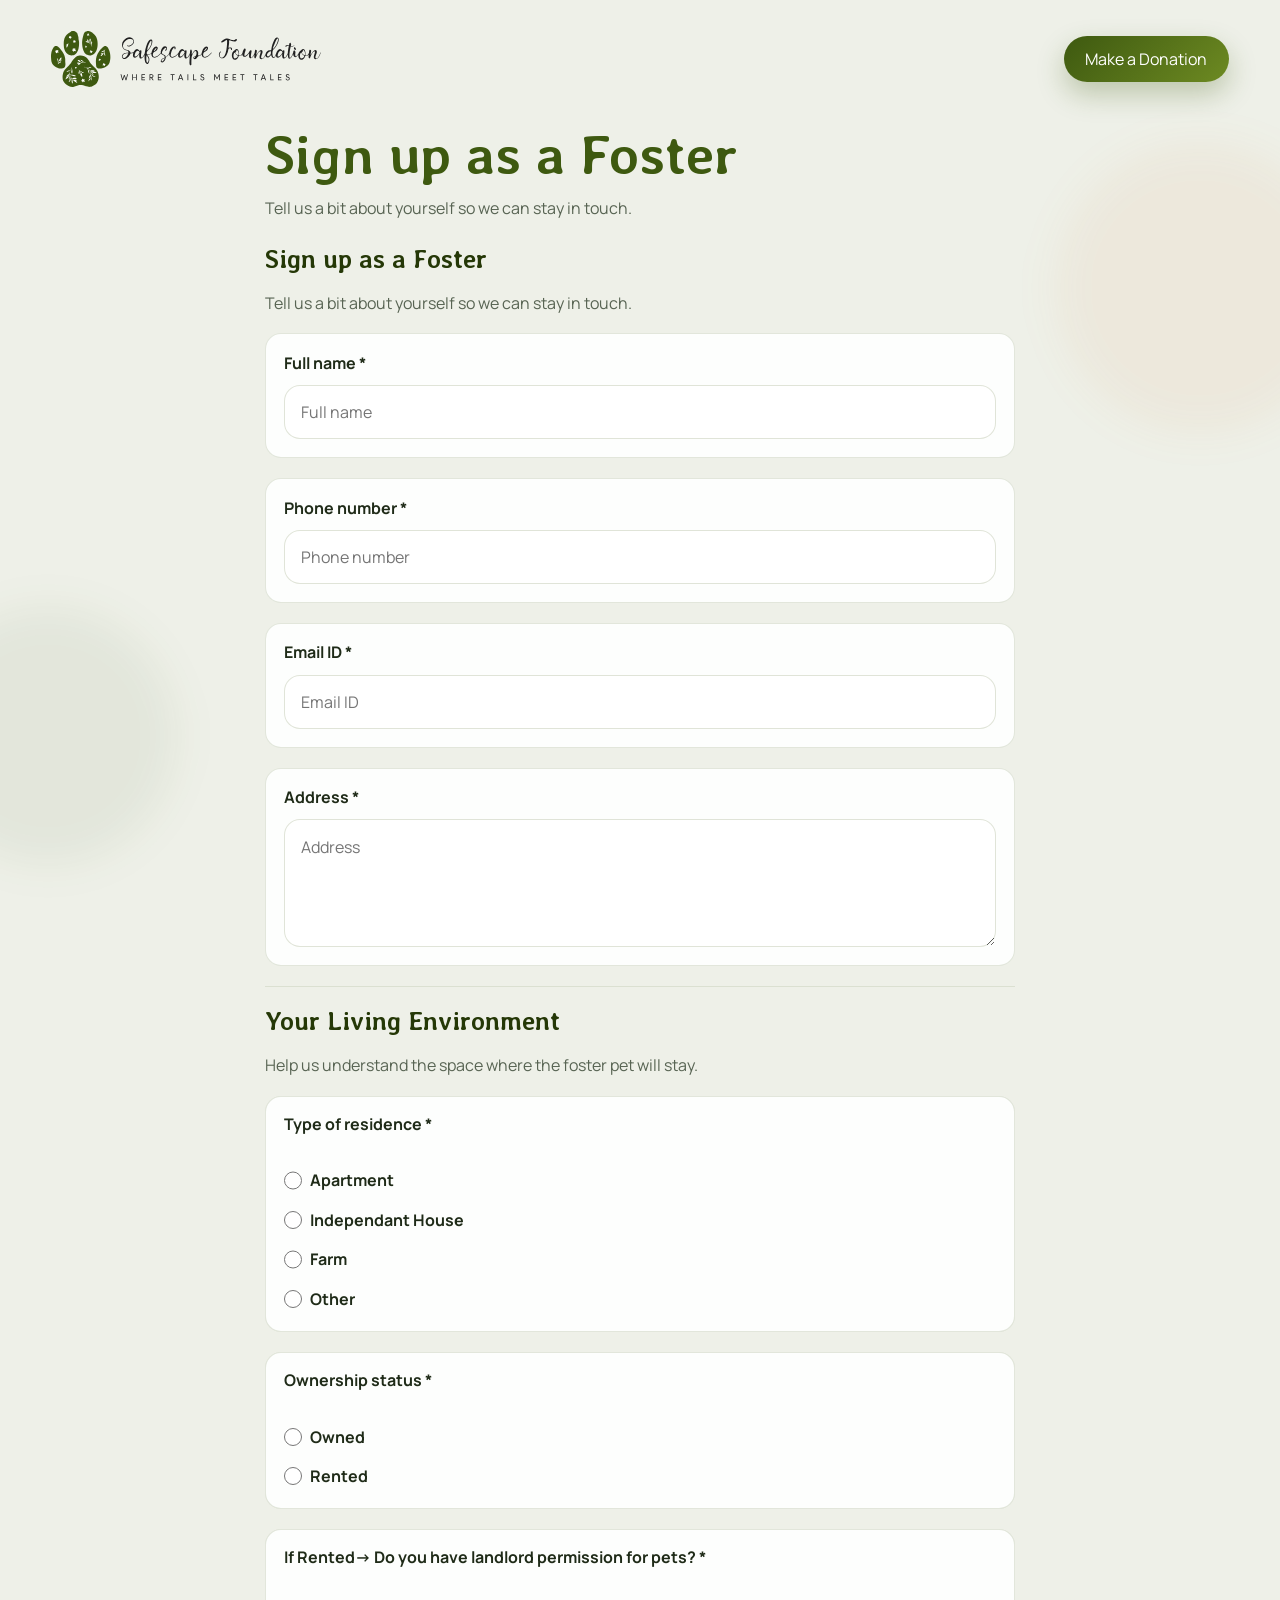
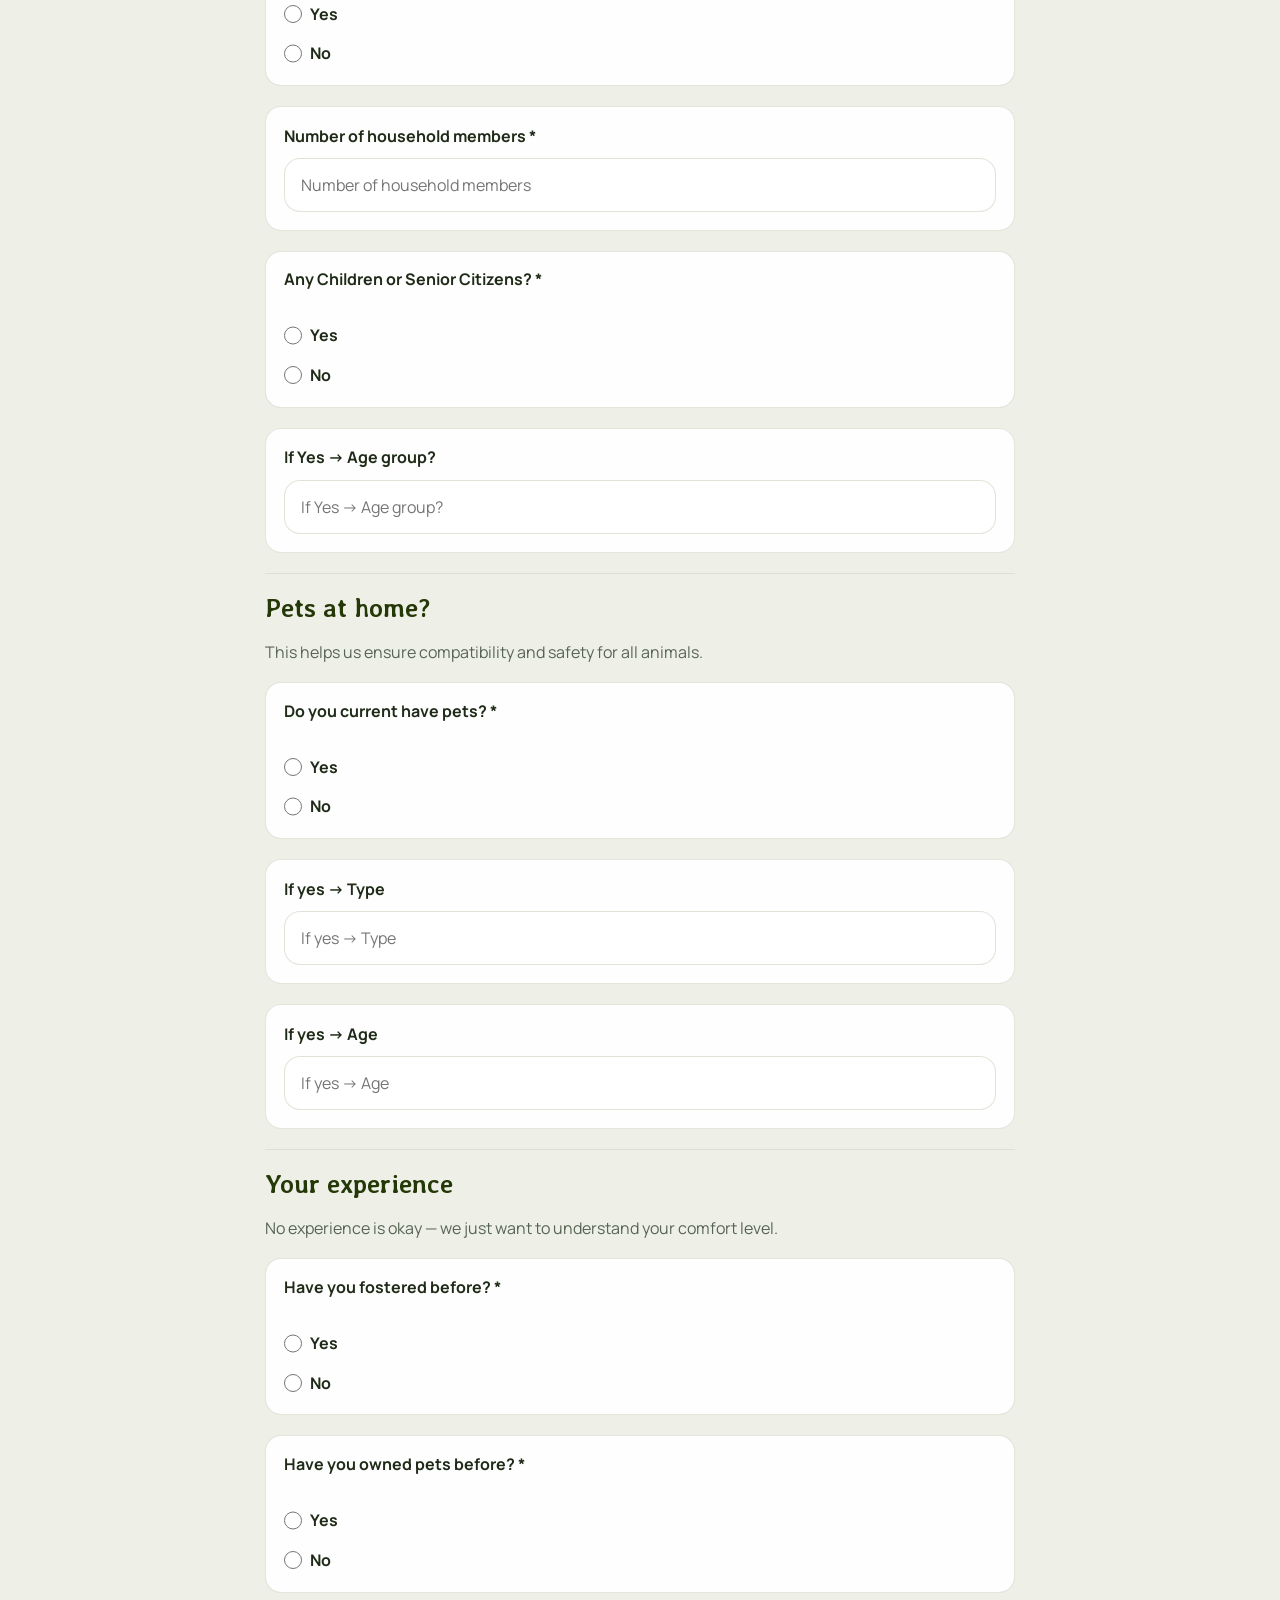
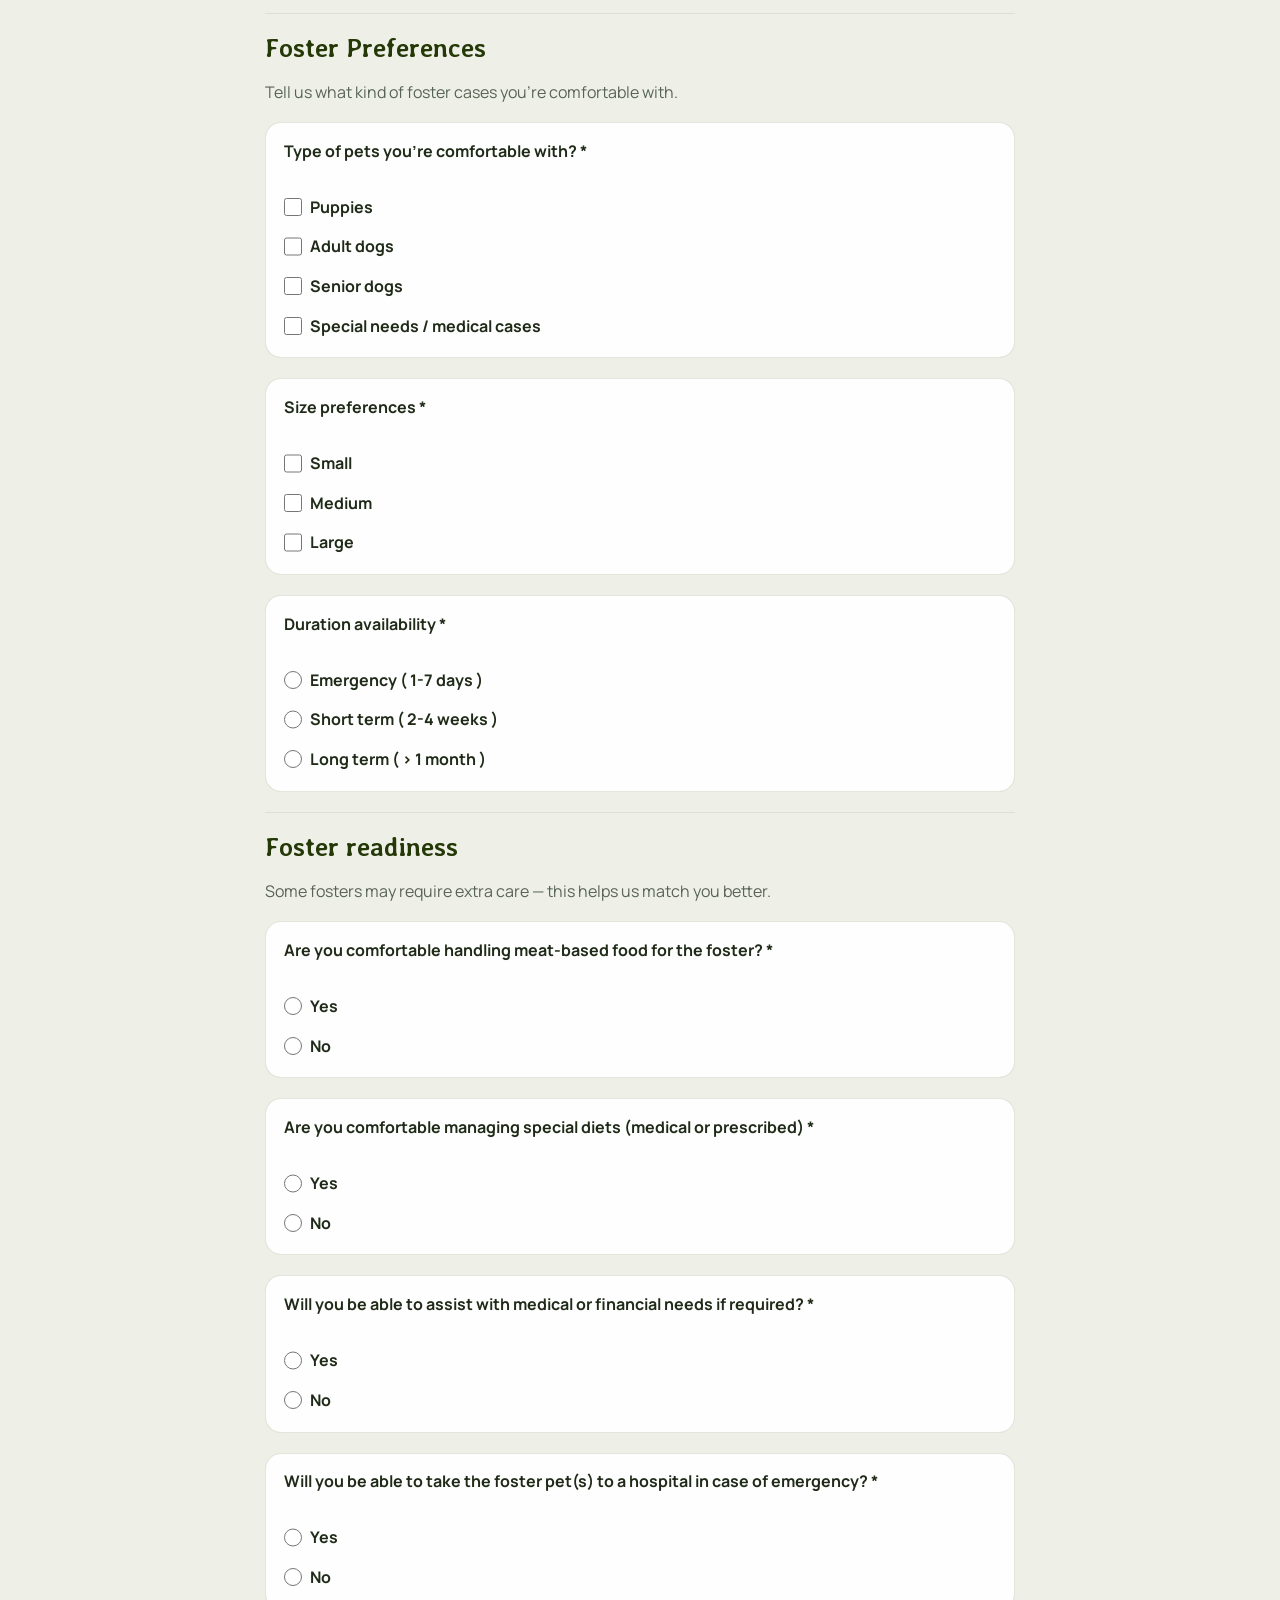
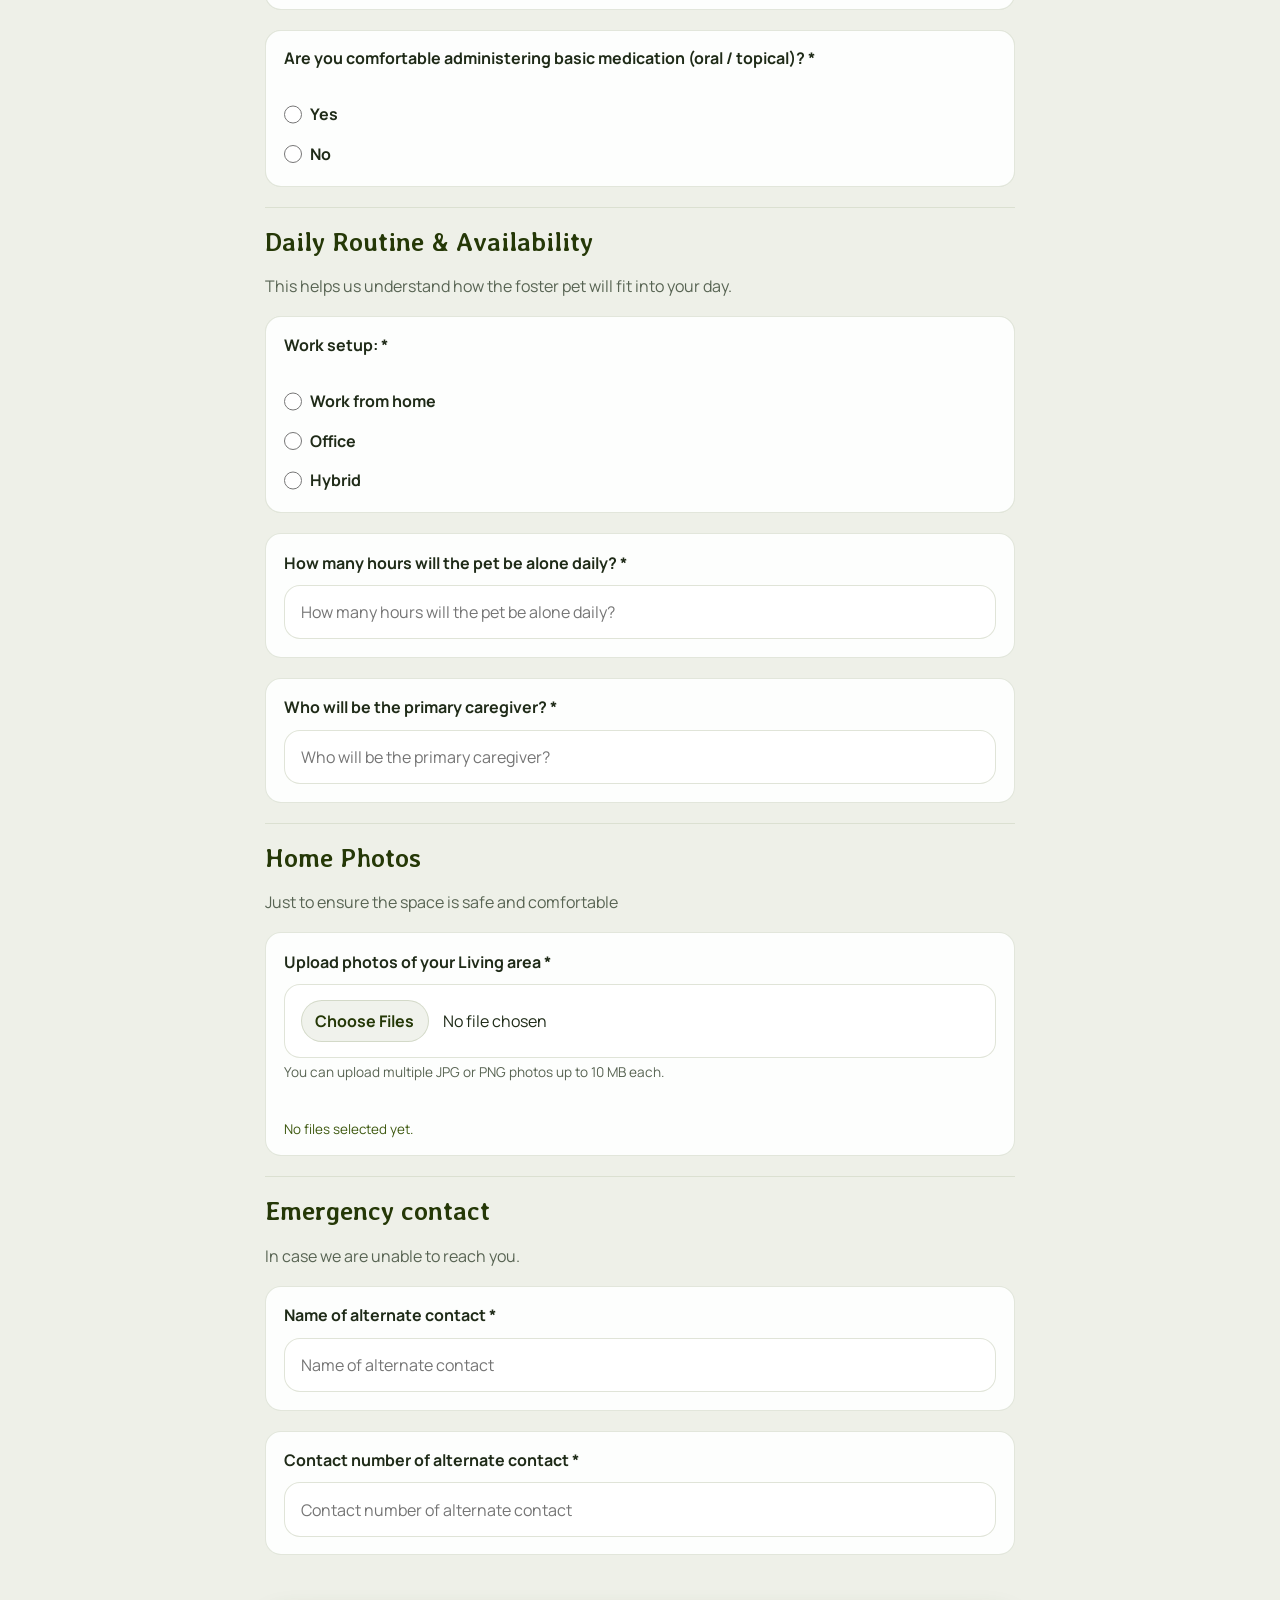
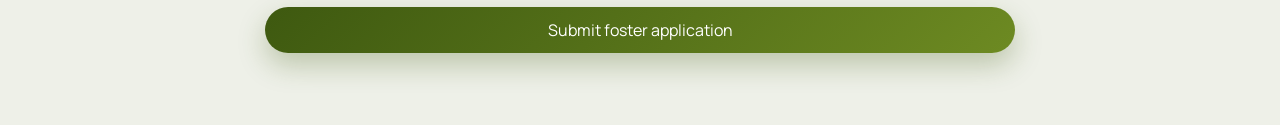
<file: sign-up-as-foster.html>
<!DOCTYPE html>
<html lang="en">
  <head>
    <meta charset="UTF-8" />
    <meta name="viewport" content="width=device-width, initial-scale=1.0" />
    <link rel="icon" type="image/svg+xml" href="assets/cursor.svg" sizes="any" />
    <title>Sign up as a Foster | Safescape Foundation</title>
    <meta
      name="description"
      content="Sign up as a foster for Safescape Foundation and share the home, routine, and support you can offer."
    />
    <link rel="preconnect" href="https://fonts.googleapis.com" />
    <link rel="preconnect" href="https://fonts.gstatic.com" crossorigin />
    <link
      href="https://fonts.googleapis.com/css2?family=Averia+Libre:wght@400;700&family=Manrope:wght@400;500;600;700;800&display=swap"
      rel="stylesheet"
    />
    <link rel="stylesheet" href="styles.css?v=20260420_24" />
  </head>
  <body class="form-page-body" data-default-form="foster">
    <div class="page-shell">
      <header class="site-header form-page-header">
        <a class="brand" href="index.html#top" aria-label="Safescape Foundation home">
          <img class="brand-logo" src="assets/vector-logo.svg" alt="Safescape Foundation" />
        </a>

        <div class="header-actions">
          <a class="button button-primary button-donate" href="https://pages.razorpay.com/Safescape_Donation" target="_blank" rel="noreferrer">
            Make a Donation
          </a>
        </div>
      </header>

      <main class="form-page-layout form-page-main">
        <section class="form-page-panel form-page-panel-bare section">
          <div class="form-panel form-panel-bare">
            <div class="form-panel-header">
              <h1 class="form-page-title" id="form-title">Sign up as a Foster</h1>
              <p class="form-page-subtitle" id="form-description">
                Tell us a bit about yourself so we can stay in touch.
              </p>
            </div>

            <form
              id="lead-form"
              class="sheet-form lead-form"
              data-sheet-form="foster"
              data-sheet-name="Foster"
              novalidate
            >
              <input type="hidden" name="formType" id="form-type" value="foster" />
              <input type="hidden" name="submittedAt" id="submitted-at" value="" />
              <input type="hidden" name="sourcePage" value="sign-up-as-foster" />
              <div id="form-fields" class="form-fields"></div>
              <div class="form-actions-row form-actions-row-stacked">
                <button class="button button-primary" type="button" id="confirm-button">Confirm</button>
                <p class="form-status" role="status" aria-live="polite" data-form-status></p>
              </div>
            </form>
          </div>
        </section>
      </main>
    </div>

    <dialog class="terms-dialog" id="terms-dialog" aria-labelledby="terms-title">
      <div class="terms-dialog-card">
        <div class="terms-dialog-head">
          <p class="terms-kicker">Safescape Foundation</p>
          <h2 class="terms-title" id="terms-title">Terms &amp; Conditions</h2>
        </div>
        <div class="terms-scroll" id="terms-scroll" role="document" aria-label="Terms and Conditions">
          <div class="terms-content">
            <p>
              1. Nature of Foster Care
            </p>
            <p>
              Fostering is a temporary caregiving arrangement. Ownership of the animal remains with Safescape
              Foundation at all times.
            </p>
            <p>
              2. Foster Responsibilities
            </p>
            <p>The Foster agrees to:</p>
            <p>a. Provide a safe, clean, and secure environment for the animal</p>
            <p>b. Ensure proper feeding, hygiene, and daily care</p>
            <p>c. Treat the animal humanely and not subject it to abuse, neglect, or harm</p>
            <p>d. Follow all care instructions provided by the Organization</p>
            <p>
              3. Medical Care
            </p>
            <p>
              The Foster agrees to:
            </p>
            <p>
              a. Inform the Organization immediately in case of illness, injury, or unusual behavior
            </p>
            <p>
              b. Not undertake major medical procedures or decisions without prior approval from the Organization,
              except in emergencies
            </p>
            <p>
              c. Assist in administering basic medication if required and feasible
            </p>
            <p>
              4. No Transfer or Rehoming
            </p>
            <p>
              The Foster shall not give away, transfer, sell, or rehome the animal under any circumstances. All
              adoption decisions are the sole responsibility of the Organization.
            </p>
            <p>
              5. Duration &amp; Return
            </p>
            <p>Foster duration will be mutually agreed upon. The Foster agrees to:</p>
            <p>a. Return the animal upon request or at the end of the foster period</p>
            <p>b. Provide reasonable notice if unable to continue fostering</p>
            <p>6. Follow-Up &amp; Coordination</p>
            <p>The Foster agrees to:</p>
            <p>a. Share updates, photos, or videos of the animal when requested</p>
            <p>b. Cooperate in arranging adoption meets, check-ins, or transfers</p>
            <p>7. Liability</p>
            <p>
              The Foster understands that animals may behave unpredictably. The Foster agrees to take reasonable
              precautions and assumes responsibility for minor damages or incidents during the foster period.
              Safescape Foundation shall not be held liable for such incidents.
            </p>
            <p>8. Expenses</p>
            <p>Unless otherwise agreed:</p>
            <p>a. Major medical expenses will be handled or approved by the Organization</p>
            <p>b. Day-to-day expenses such as food and basic care may be borne by the Foster</p>
            <p>9. Welfare Commitment</p>
            <p>
              The Foster agrees to ensure the welfare of the animal in accordance with applicable laws, including the
              Prevention of Cruelty to Animals Act, 1960.
            </p>
            <p>10. Right to Reclaim</p>
            <p>
              The Organization reserves the right to reclaim the animal at any time if the foster environment is
              deemed unsafe, unsuitable, or if any terms of this Agreement are violated.
            </p>
            <p>11. Consent for Communication</p>
            <p>
              The Foster consents to being contacted by Safescape Foundation for coordination, follow-ups, and support
              via phone, WhatsApp, or email.
            </p>
            <p>12. Declaration</p>
            <p>The Foster confirms that:</p>
            <p>All information provided is true and accurate</p>
            <p>They understand the responsibilities of fostering</p>
            <p>They agree to abide by all the terms stated above</p>
          </div>
        </div>
        <div class="terms-state" id="terms-state">
          <label class="terms-agree" id="terms-agree-wrap">
            <input type="checkbox" id="terms-agree" />
            <span>I agree with all above points</span>
          </label>
        </div>
        <div class="terms-actions" id="terms-actions">
          <button class="button button-primary" type="button" id="terms-submit">
            <span class="terms-submit-text">Submit</span>
          </button>
        </div>
      </div>
    </dialog>

    <script src="js/site-config.js?v=20260420_24"></script>
    <script src="js/site-data.js?v=20260420_24"></script>
    <script src="js/main.js?v=20260420_24"></script>
  </body>
</html>
</file>
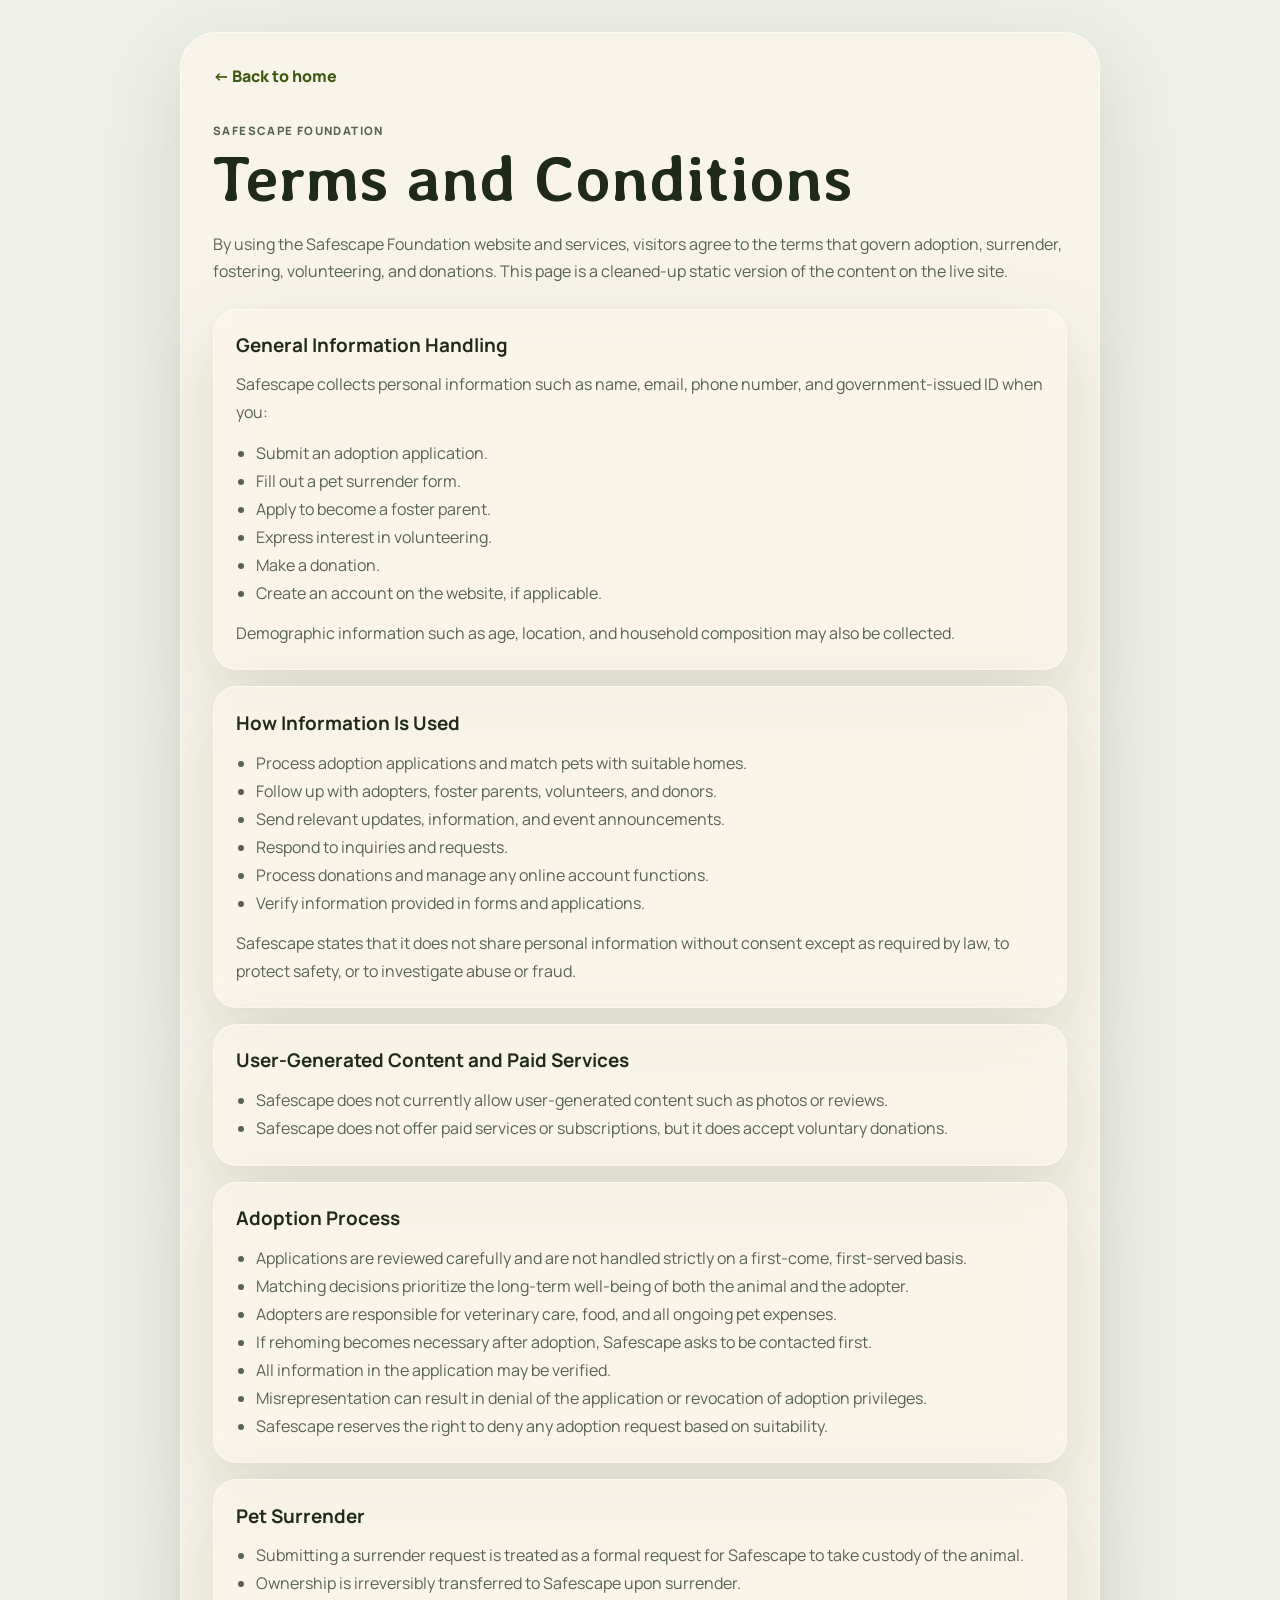
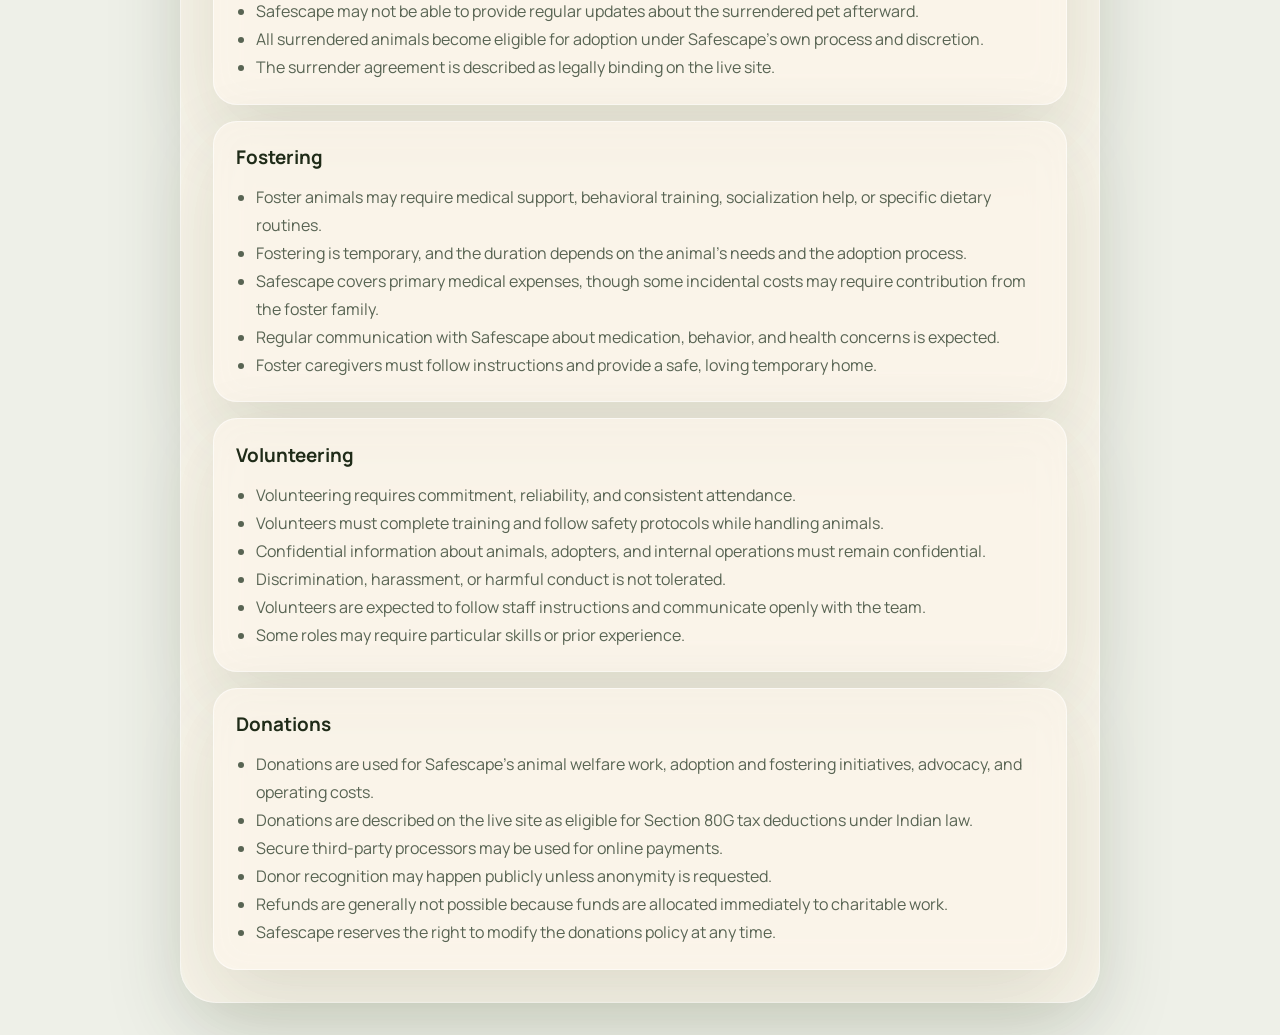
<file: Terms-and-Conditions.html>
<!DOCTYPE html>
<html lang="en">
  <head>
    <meta charset="UTF-8" />
    <meta name="viewport" content="width=device-width, initial-scale=1.0" />
    <link rel="icon" type="image/svg+xml" href="assets/cursor.svg" sizes="any" />
    <title>Terms and Conditions | Safescape Foundation</title>
    <link rel="preconnect" href="https://fonts.googleapis.com" />
    <link rel="preconnect" href="https://fonts.gstatic.com" crossorigin />
    <link
      href="https://fonts.googleapis.com/css2?family=Averia+Libre:wght@400;700&family=Manrope:wght@400;500;600;700;800&display=swap"
      rel="stylesheet"
    />
    <link rel="stylesheet" href="styles.css" />
  </head>
  <body class="policy-body">
    <main class="policy-layout">
      <a class="policy-back" href="index.html">← Back to home</a>
      <section class="policy-hero">
        <p class="eyebrow">Safescape Foundation</p>
        <h1>Terms and Conditions</h1>
        <p>
          By using the Safescape Foundation website and services, visitors agree to the terms that govern adoption,
          surrender, fostering, volunteering, and donations. This page is a cleaned-up static version of the content on
          the live site.
        </p>
      </section>

      <section class="policy-stack">
        <article class="policy-card">
          <h2>General Information Handling</h2>
          <p>Safescape collects personal information such as name, email, phone number, and government-issued ID when you:</p>
          <ul>
            <li>Submit an adoption application.</li>
            <li>Fill out a pet surrender form.</li>
            <li>Apply to become a foster parent.</li>
            <li>Express interest in volunteering.</li>
            <li>Make a donation.</li>
            <li>Create an account on the website, if applicable.</li>
          </ul>
          <p>Demographic information such as age, location, and household composition may also be collected.</p>
        </article>

        <article class="policy-card">
          <h2>How Information Is Used</h2>
          <ul>
            <li>Process adoption applications and match pets with suitable homes.</li>
            <li>Follow up with adopters, foster parents, volunteers, and donors.</li>
            <li>Send relevant updates, information, and event announcements.</li>
            <li>Respond to inquiries and requests.</li>
            <li>Process donations and manage any online account functions.</li>
            <li>Verify information provided in forms and applications.</li>
          </ul>
          <p>Safescape states that it does not share personal information without consent except as required by law, to protect safety, or to investigate abuse or fraud.</p>
        </article>

        <article class="policy-card">
          <h2>User-Generated Content and Paid Services</h2>
          <ul>
            <li>Safescape does not currently allow user-generated content such as photos or reviews.</li>
            <li>Safescape does not offer paid services or subscriptions, but it does accept voluntary donations.</li>
          </ul>
        </article>

        <article class="policy-card">
          <h2>Adoption Process</h2>
          <ul>
            <li>Applications are reviewed carefully and are not handled strictly on a first-come, first-served basis.</li>
            <li>Matching decisions prioritize the long-term well-being of both the animal and the adopter.</li>
            <li>Adopters are responsible for veterinary care, food, and all ongoing pet expenses.</li>
            <li>If rehoming becomes necessary after adoption, Safescape asks to be contacted first.</li>
            <li>All information in the application may be verified.</li>
            <li>Misrepresentation can result in denial of the application or revocation of adoption privileges.</li>
            <li>Safescape reserves the right to deny any adoption request based on suitability.</li>
          </ul>
        </article>

        <article class="policy-card">
          <h2>Pet Surrender</h2>
          <ul>
            <li>Submitting a surrender request is treated as a formal request for Safescape to take custody of the animal.</li>
            <li>Ownership is irreversibly transferred to Safescape upon surrender.</li>
            <li>Safescape may not be able to provide regular updates about the surrendered pet afterward.</li>
            <li>All surrendered animals become eligible for adoption under Safescape’s own process and discretion.</li>
            <li>The surrender agreement is described as legally binding on the live site.</li>
          </ul>
        </article>

        <article class="policy-card">
          <h2>Fostering</h2>
          <ul>
            <li>Foster animals may require medical support, behavioral training, socialization help, or specific dietary routines.</li>
            <li>Fostering is temporary, and the duration depends on the animal’s needs and the adoption process.</li>
            <li>Safescape covers primary medical expenses, though some incidental costs may require contribution from the foster family.</li>
            <li>Regular communication with Safescape about medication, behavior, and health concerns is expected.</li>
            <li>Foster caregivers must follow instructions and provide a safe, loving temporary home.</li>
          </ul>
        </article>

        <article class="policy-card">
          <h2>Volunteering</h2>
          <ul>
            <li>Volunteering requires commitment, reliability, and consistent attendance.</li>
            <li>Volunteers must complete training and follow safety protocols while handling animals.</li>
            <li>Confidential information about animals, adopters, and internal operations must remain confidential.</li>
            <li>Discrimination, harassment, or harmful conduct is not tolerated.</li>
            <li>Volunteers are expected to follow staff instructions and communicate openly with the team.</li>
            <li>Some roles may require particular skills or prior experience.</li>
          </ul>
        </article>

        <article class="policy-card">
          <h2>Donations</h2>
          <ul>
            <li>Donations are used for Safescape’s animal welfare work, adoption and fostering initiatives, advocacy, and operating costs.</li>
            <li>Donations are described on the live site as eligible for Section 80G tax deductions under Indian law.</li>
            <li>Secure third-party processors may be used for online payments.</li>
            <li>Donor recognition may happen publicly unless anonymity is requested.</li>
            <li>Refunds are generally not possible because funds are allocated immediately to charitable work.</li>
            <li>Safescape reserves the right to modify the donations policy at any time.</li>
          </ul>
        </article>
      </section>
    </main>
  </body>
</html>
</file>
<file: styles.css>
:root {
  --bg: #eef0e8;
  --bg-soft: #eef0e8;
  --surface: rgba(250, 244, 233, 0.82);
  --surface-strong: #faf1e5;
  --text: #1f2b18;
  --muted: #586453;
  --line: rgba(62, 89, 16, 0.14);
  --brand: #3e5910;
  --brand-deep: #253807;
  --accent: #d8772f;
  --accent-soft: #f2d2a7;
  --shadow: 0 28px 80px rgba(40, 56, 12, 0.14);
  --radius-xl: 32px;
  --radius-lg: 24px;
  --radius-md: 18px;
  --radius-sm: 14px;
  --max-width: 1180px;
}

* {
  box-sizing: border-box;
}

html {
  scroll-behavior: smooth;
}

body {
  margin: 0;
  font-family: "Manrope", sans-serif;
  color: var(--text);
  background: var(--bg);
}

@media (hover: hover) and (pointer: fine) {
  body,
  a,
  button,
  .button,
  .brand,
  label,
  summary {
    cursor: none;
  }

  .button-primary,
  .button-primary *,
  .site-footer,
  .site-footer *,
  .involved-card-accent,
  .involved-card-accent *,
  .form-tab.is-active,
  .form-tab.is-active *,
  .help-card-highlight,
  .help-card-highlight * {
    cursor: none;
  }

  .footer-donate-button,
  .footer-donate-button * {
    cursor: none;
  }

  input,
  textarea {
    cursor: text;
  }

  select {
    cursor: none;
  }
}

.site-cursor {
  --cursor-x: -999px;
  --cursor-y: -999px;
  --cursor-origin-x: 10px;
  --cursor-origin-y: 7px;
  --cursor-scale: 0.7;
  --cursor-scale-pressed: 0.56;
  position: fixed;
  top: 0;
  left: 0;
  width: 2.7rem;
  height: 2.5rem;
  pointer-events: none;
  z-index: 80;
  opacity: 0;
  transform: translate3d(var(--cursor-x), var(--cursor-y), 0) scale(var(--cursor-scale));
  transform-origin: var(--cursor-origin-x) var(--cursor-origin-y);
  transition:
    opacity 0.12s ease,
    filter 0.18s ease;
  will-change: transform, opacity, filter;
}

.site-cursor.is-visible {
  opacity: 1;
}

.site-cursor.is-clicking {
  transform: translate3d(var(--cursor-x), var(--cursor-y), 0) scale(var(--cursor-scale-pressed));
}

.site-cursor svg,
.site-cursor img {
  width: 100%;
  height: 100%;
  display: block;
  filter:
    drop-shadow(0 10px 22px rgba(62, 89, 16, 0.38))
    drop-shadow(0 0 28px rgba(62, 89, 16, 0.22));
  transform: rotate(-20deg);
  transform-origin: 50% 50%;
  transition: filter 220ms cubic-bezier(0.22, 1, 0.36, 1);
  will-change: transform, filter;
}

.site-cursor.is-on-dark svg,
.site-cursor.is-on-dark img {
  filter:
    drop-shadow(0 10px 22px rgba(255, 255, 255, 0.26))
    drop-shadow(0 0 30px rgba(255, 255, 255, 0.18));
}

.site-cursor.is-upright svg,
.site-cursor.is-upright img {
  transform: rotate(0deg);
}

@keyframes cursorStampFade {
  0% {
    opacity: 0.9;
  }
  100% {
    opacity: 0;
  }
}

.cursor-stamp {
  position: fixed;
  top: 0;
  left: 0;
  width: 2.7rem;
  height: 2.5rem;
  pointer-events: none;
  z-index: 79;
  opacity: 0;
  transform-origin: 10px 7px;
  animation: cursorStampFade 2s ease-out forwards;
}

.cursor-stamp img {
  width: 100%;
  height: 100%;
  display: block;
  transform: rotate(-20deg);
  transform-origin: 50% 50%;
  filter: none;
}

.cursor-stamp.is-upright img {
  transform: rotate(0deg);
}

@keyframes footprintTrailFade {
  0% {
    opacity: 0;
  }

  18% {
    opacity: 0.88;
  }

  100% {
    opacity: 0;
  }
}

.footprints-layer {
  position: absolute;
  inset: 0;
  pointer-events: none;
  overflow: visible;
  z-index: 30;
}

.has-footprints {
  position: relative;
}

.footprint-stamp {
  position: absolute;
  width: 16.62px;
  height: 31.38px;
  opacity: 0;
  transform: translate3d(-50%, -50%, 0) rotate(var(--footprint-angle)) scale(var(--footprint-scale));
  transform-origin: center center;
  animation: footprintTrailFade 2s ease-out forwards;
  will-change: transform, opacity;
}

.footprint-stamp img {
  width: 100%;
  height: 100%;
  display: block;
  filter:
    drop-shadow(0 8px 18px rgba(62, 89, 16, 0.12))
    drop-shadow(0 0 18px rgba(62, 89, 16, 0.08));
}

.footprint-stamp--paw {
  width: 15.74px;
  height: 14.62px;
}

@media (prefers-reduced-motion: reduce) {
  .site-cursor svg,
  .site-cursor img {
    transition: none;
  }

  .footprint-stamp {
    animation: none;
    opacity: 0;
  }
}

img {
  max-width: 100%;
  display: block;
}

button,
a {
  font: inherit;
}

button {
  cursor: pointer;
}

.page-shell {
  position: relative;
  overflow: clip;
}

.page-shell::before,
.page-shell::after {
  content: "";
  position: fixed;
  inset: auto;
  z-index: -1;
  border-radius: 50%;
  filter: blur(20px);
}

.page-shell::before {
  width: 18rem;
  height: 18rem;
  right: -4rem;
  top: 9rem;
  background: rgba(216, 119, 47, 0.06);
}

.page-shell::after {
  width: 16rem;
  height: 16rem;
  left: -5rem;
  top: 38rem;
  background: rgba(62, 89, 16, 0.06);
}

.site-header,
.hero-section,
.section,
.site-footer {
  width: min(calc(100% - 2rem), var(--max-width));
  margin-inline: auto;
}

.site-header {
  position: sticky;
  top: 1rem;
  z-index: 20;
  display: flex;
  align-items: center;
  justify-content: space-between;
  gap: 1rem;
  margin-top: 1rem;
  padding: 0.9rem 0;
  border: 1px solid transparent;
  border-radius: 999px;
  backdrop-filter: blur(0);
  background: transparent;
  box-shadow: none;
  transition:
    padding 0.24s ease,
    background 0.24s ease,
    border-color 0.24s ease,
    box-shadow 0.24s ease,
    backdrop-filter 0.24s ease;
}

.site-header.is-scrolled {
  padding: 0.9rem 1rem;
  border-color: rgba(255, 255, 255, 0.65);
  backdrop-filter: blur(22px);
  /* Glassy blur without an obvious "fill" tint. */
  background: rgba(255, 255, 255, 0.18);
  box-shadow:
    0 22px 70px rgba(46, 58, 20, 0.16),
    0 10px 26px rgba(46, 58, 20, 0.08);
}

.brand {
  display: inline-flex;
  align-items: center;
  color: inherit;
  text-decoration: none;
}

.brand-logo {
  display: block;
  height: 3.45rem;
  width: auto;
  max-width: min(18.5rem, 46vw);
}

.header-actions {
  display: flex;
  align-items: center;
  justify-content: flex-end;
  gap: 0.9rem;
}

.instagram-link {
  display: inline-flex;
  align-items: center;
  gap: 0.55rem;
  color: var(--brand);
  font-weight: 800;
  text-decoration: none;
  padding: 0.2rem 0;
  border-radius: 0;
  border: 0;
  min-height: 0;
  line-height: 1;
  background: transparent;
  box-shadow: none;
  transition: color 0.18s ease;
  white-space: nowrap;
}

.instagram-link:hover {
  color: rgba(62, 89, 16, 0.72);
  text-decoration: underline;
  text-underline-offset: 0.16em;
}

.instagram-link-icon {
  width: 1.1rem;
  height: 1.1rem;
  display: block;
  object-fit: contain;
}

.instagram-link-header {
  padding-inline: 0;
}

.cta-row {
  display: flex;
  align-items: center;
  gap: 0.9rem;
  flex-wrap: wrap;
}

.cta-row .button,
.cta-row .instagram-link {
  margin-top: 0;
}

.cta-row .instagram-link {
  /* Match the primary button's vertical rhythm for perfect center alignment. */
  padding: 0.95rem 0;
  transform: translateY(2px);
}

.cta-row .instagram-link-icon {
  width: 1.25rem;
  height: 1.25rem;
}

.cta-row .instagram-link:hover {
  /* Keep alignment stable on hover. */
  transform: translateY(2px);
}

.site-footer a {
  color: var(--text);
  text-decoration: none;
}

.site-footer a:hover {
  color: var(--brand);
}

.button {
  display: inline-flex;
  align-items: center;
  justify-content: center;
  gap: 0.5rem;
  border: 0;
  border-radius: 999px;
  padding: 0.95rem 1.35rem;
  line-height: 1;
  text-decoration: none;
  transition: transform 0.18s ease, box-shadow 0.18s ease, background 0.18s ease;
}

.button:hover {
  transform: translateY(-1px);
}

.button-primary {
  background: linear-gradient(135deg, var(--brand), #6d8a22);
  color: white;
  box-shadow: 0 12px 28px rgba(62, 89, 16, 0.28);
}

.button:disabled,
.button[disabled] {
  opacity: 0.5;
  cursor: not-allowed;
  transform: none;
  box-shadow: none;
  filter: saturate(0.7) grayscale(0.15);
}

.button-primary:disabled,
.button-primary[disabled] {
  background: linear-gradient(135deg, rgba(62, 89, 16, 0.78), rgba(109, 138, 34, 0.78));
  color: rgba(255, 255, 255, 0.72);
}

.button-secondary {
  background: rgba(255, 255, 255, 0.78);
  color: var(--brand-deep);
  border: 1px solid rgba(62, 89, 16, 0.18);
}

.reveal-section {
  opacity: 1;
  transform: translateY(0);
}

body.js-ready .reveal-section {
  opacity: 0;
  transform: translateY(40px);
  transition:
    opacity 0.7s ease,
    transform 0.7s ease;
  will-change: opacity, transform;
}

body.js-ready .reveal-section.is-visible {
  opacity: 1;
  transform: translateY(0);
}

@media (prefers-reduced-motion: reduce) {
  body.js-ready .reveal-section,
  body.js-ready .reveal-section.is-visible,
  .site-header {
    transition: none;
    transform: none;
    opacity: 1;
  }
}

.hero-section {
  position: relative;
  display: block;
  padding: 6rem 0 4.25rem;
  text-align: center;
}

.eyebrow {
  margin: 0 0 0.8rem;
  color: var(--brand);
  font-weight: 800;
  text-transform: uppercase;
  letter-spacing: 0.12em;
  font-size: 0.72rem;
}

.hero-copy h1,
.section-heading h2,
.site-footer h2,
.pet-dialog h3 {
  margin: 0;
  font-family: "Averia Libre", cursive;
  line-height: 1.02;
}

.hero-copy h1 {
  font-size: clamp(4rem, 8vw, 7rem);
  max-width: none;
  margin-inline: auto;
  color: #3e5910;
  line-height: 0.92;
  letter-spacing: -0.03em;
}

.hero-copy h1 .hero-line {
  display: block;
  white-space: nowrap;
}

.hero-lead,
.story-card p,
.help-card p,
.section-note,
.form-panel-header p,
.instagram-empty p,
.site-footer p,
.site-footer a,
.pet-copy p,
.pet-meta li,
.form-status {
  color: var(--muted);
  line-height: 1.7;
}

.hero-lead {
  max-width: 38rem;
  margin: 1.6rem auto 0;
  font-size: 1rem;
}

.hero-actions {
  display: flex;
  gap: 0.9rem;
  flex-wrap: wrap;
  justify-content: center;
  margin-top: 2rem;
}

.hero-donation-button {
  display: none;
}

.hero-adopt-button {
  padding-inline: 1.7rem;
}

.hero-support {
  margin: 2rem 0 0;
  font-size: 0.98rem;
}

.hero-support a {
  color: var(--brand);
  font-weight: 700;
  text-decoration: underline;
  text-underline-offset: 0.16em;
}

.hero-section::before {
  content: "";
  position: absolute;
  left: 50%;
  bottom: 0.2rem;
  width: 9rem;
  height: 9rem;
  transform: translateX(-50%);
  background: radial-gradient(circle at center, rgba(62, 89, 16, 0.08), transparent 68%);
  pointer-events: none;
}

.hero-stats li,
.story-card,
.help-card,
.forms-shell,
.touchpoint-card,
.trust-card,
.instagram-feed,
.site-footer,
.pet-card,
.policy-layout,
.policy-card {
  border: 1px solid rgba(255, 255, 255, 0.55);
  background: var(--surface);
  backdrop-filter: blur(18px);
  box-shadow: var(--shadow);
}

.section {
  padding: 1.75rem 0 0;
}

.section-heading {
  margin-bottom: 1.35rem;
}

.section-intro {
  max-width: 42rem;
  margin: 1rem 0 0;
  color: var(--muted);
  line-height: 1.75;
}

.section-heading h2,
.site-footer h2 {
  font-size: clamp(2rem, 4vw, 3.2rem);
  max-width: none;
}

.section-heading-inline {
  display: flex;
  align-items: end;
  justify-content: space-between;
  gap: 1rem;
}

.section-about {
  position: relative;
  overflow: hidden;
  margin-top: 2.25rem;
  padding: 3.1rem 2.5rem;
  border-radius: 2.2rem;
  background:
    radial-gradient(circle at 12% 16%, rgba(255, 255, 255, 0.9), transparent 34%),
    radial-gradient(circle at 86% 32%, rgba(62, 89, 16, 0.18), transparent 38%),
    radial-gradient(circle at 74% 92%, rgba(62, 89, 16, 0.12), transparent 34%),
    linear-gradient(145deg, rgba(255, 255, 255, 0.76), rgba(238, 240, 232, 0.92) 52%, rgba(255, 255, 255, 0.7));
  border: 1px solid rgba(62, 89, 16, 0.08);
  box-shadow: 0 26px 60px rgba(62, 89, 16, 0.1);
}

.section-about::before,
.section-about::after {
  content: "";
  position: absolute;
  border-radius: 50%;
  pointer-events: none;
}

.section-about::before {
  width: 18rem;
  height: 18rem;
  top: -6rem;
  left: -4rem;
  background: radial-gradient(circle, rgba(62, 89, 16, 0.22), rgba(62, 89, 16, 0));
  filter: blur(10px);
}

.section-about::after {
  width: 14rem;
  height: 14rem;
  right: -3rem;
  bottom: -4rem;
  background: radial-gradient(circle, rgba(255, 255, 255, 0.4), rgba(255, 255, 255, 0));
  filter: blur(12px);
}

@media (prefers-reduced-motion: no-preference) {
  .section-about::before {
    animation: aboutFloatA 12s ease-in-out infinite alternate;
  }

  .section-about::after {
    animation: aboutFloatB 14s ease-in-out infinite alternate;
  }
}

@keyframes aboutFloatA {
  0% {
    transform: translate3d(0, 0, 0) scale(1);
  }
  100% {
    transform: translate3d(2.25rem, 1.25rem, 0) scale(1.05);
  }
}

@keyframes aboutFloatB {
  0% {
    transform: translate3d(0, 0, 0) scale(1);
  }
  100% {
    transform: translate3d(-2rem, -1.5rem, 0) scale(1.08);
  }
}

.about-layout {
  position: relative;
  z-index: 1;
  display: grid;
  grid-template-columns: 0.82fr 1.18fr;
  gap: 3rem;
  align-items: start;
}

.about-mark {
  display: grid;
  gap: 1.3rem;
  align-content: start;
}

.about-mark h2 {
  margin: 0;
  font-family: "Averia Libre", cursive;
  font-size: clamp(3.2rem, 6vw, 5rem);
  line-height: 0.96;
  color: #3e5910;
}

.about-paw {
  position: relative;
  width: 10.5rem;
  height: 9.75rem;
  display: grid;
  place-items: center;
  padding: 0;
  border-radius: 0;
  background: transparent;
  box-shadow: none;
}

.about-icon {
  width: min(10.5rem, 100%);
  height: auto;
  object-fit: contain;
  filter:
    drop-shadow(0 18px 22px rgba(62, 89, 16, 0.16))
    drop-shadow(0 0 36px rgba(62, 89, 16, 0.12));
}

.about-copy {
  display: grid;
  gap: 1.6rem;
}

.about-copy p {
  margin: 0;
  color: var(--text);
  line-height: 1.42;
  font-size: 1.12rem;
  max-width: 38rem;
}

.about-actions {
  display: flex;
  gap: 1rem;
  flex-wrap: wrap;
  margin-top: 0.2rem;
}

.feature-shell,
.surrender-shell {
  display: grid;
  grid-template-columns: 1.05fr 0.95fr;
  gap: 2.2rem;
  align-items: center;
}

.feature-copy p,
.surrender-copy p {
  color: var(--muted);
  line-height: 1.78;
}

.feature-copy h2,
.surrender-copy h2 {
  margin: 0;
  font-family: "Averia Libre", cursive;
  font-size: clamp(2.4rem, 5vw, 4.1rem);
  line-height: 1.02;
  max-width: none;
}

.feature-copy .button,
.surrender-copy .button {
  margin-top: 1rem;
}

.feature-copy .cta-row {
  margin-top: 1rem;
}

.feature-adopt .feature-shell {
  padding: 2.4rem;
  border-radius: 2rem;
  background:
    radial-gradient(circle at top right, rgba(62, 89, 16, 0.08), transparent 34%),
    linear-gradient(135deg, rgba(255, 255, 255, 0.92), rgba(255, 255, 255, 0.72));
  border: 1px solid rgba(62, 89, 16, 0.08);
  box-shadow: 0 26px 60px rgba(62, 89, 16, 0.12);
}

.feature-illustration {
  position: relative;
  min-height: 24rem;
}

.adopt-illustration-frame {
  position: absolute;
  inset: 1rem 1.2rem 1rem 2.4rem;
  border-radius: 2rem;
  background: linear-gradient(180deg, rgba(255, 255, 255, 0.9), rgba(232, 236, 224, 0.9));
  box-shadow: 0 24px 50px rgba(62, 89, 16, 0.16);
  overflow: hidden;
}

.adopt-illustration-photo {
  width: 100%;
  height: 100%;
  object-fit: cover;
  object-position: center;
  display: block;
  transform: scale(1.02);
}

.paw-print {
  position: absolute;
  inset: 50% auto auto 50%;
  width: 12rem;
  height: 12rem;
  transform: translate(-50%, -50%);
}

.paw-pad {
  position: absolute;
  display: block;
  background: #3e5910;
  border-radius: 50%;
}

.paw-pad-main {
  width: 6.3rem;
  height: 5.4rem;
  left: 2.85rem;
  top: 5.45rem;
  border-radius: 48% 48% 42% 42%;
}

.paw-pad-top {
  width: 2.6rem;
  height: 3.3rem;
}

.paw-pad-top-one {
  left: 0.9rem;
  top: 4rem;
}

.paw-pad-top-two {
  left: 3.15rem;
  top: 1rem;
}

.paw-pad-top-three {
  left: 6.2rem;
  top: 0.95rem;
}

.paw-pad-top-four {
  left: 8.55rem;
  top: 4rem;
}

.illustration-note {
  position: absolute;
  padding: 0.95rem 1.1rem;
  border-radius: 1.2rem;
  background: #ffffff;
  border: 1px solid rgba(62, 89, 16, 0.08);
  box-shadow: 0 18px 40px rgba(62, 89, 16, 0.12);
  color: var(--text);
  font-weight: 700;
  max-width: 16rem;
}

.illustration-note-top {
  top: 0;
  right: 0;
}

.illustration-note-bottom {
  left: 0;
  bottom: 2.2rem;
}

.section-involved {
  position: relative;
  margin-top: 1rem;
  padding: 2.6rem 2.2rem 0.5rem;
  border-radius: 2rem;
  background:
    linear-gradient(180deg, rgba(62, 89, 16, 0.06), rgba(62, 89, 16, 0)),
  radial-gradient(circle at top left, rgba(62, 89, 16, 0.08), transparent 28%);
}

.volunteer-callout {
  margin-top: 1rem;
  padding: 0;
}

.volunteer-callout-card {
  display: flex;
  align-items: center;
  justify-content: space-between;
  gap: 1.25rem;
  width: 100%;
  margin: 0;
  padding: 1.45rem 1.8rem;
  border-radius: 2rem;
  background:
    radial-gradient(circle at top right, rgba(62, 89, 16, 0.08), transparent 34%),
    linear-gradient(135deg, rgba(255, 255, 255, 0.92), rgba(255, 255, 255, 0.72));
  border: 1px solid rgba(62, 89, 16, 0.08);
  box-shadow: 0 26px 60px rgba(62, 89, 16, 0.12);
}

.passive-adoption-callout .volunteer-callout-card {
  position: relative;
  overflow: hidden;
  padding: 1.45rem 1.8rem;
  background:
    radial-gradient(circle at 12% 18%, rgba(62, 89, 16, 0.1), transparent 26%),
    radial-gradient(circle at 86% 22%, rgba(216, 119, 47, 0.12), transparent 24%),
    linear-gradient(135deg, rgba(255, 255, 255, 0.96), rgba(246, 242, 232, 0.9));
  border: 1px solid rgba(62, 89, 16, 0.12);
  box-shadow:
    0 22px 46px rgba(62, 89, 16, 0.1),
    inset 0 1px 0 rgba(255, 255, 255, 0.8);
}

.passive-adoption-callout .volunteer-callout-card::before {
  content: "";
  position: absolute;
  inset: auto -1rem -1.2rem auto;
  width: 7.5rem;
  height: 7.5rem;
  background:
    radial-gradient(circle at 32% 24%, rgba(62, 89, 16, 0.14) 0 10%, transparent 11%),
    radial-gradient(circle at 56% 26%, rgba(62, 89, 16, 0.14) 0 10%, transparent 11%),
    radial-gradient(circle at 24% 50%, rgba(62, 89, 16, 0.14) 0 10%, transparent 11%),
    radial-gradient(circle at 48% 50%, rgba(62, 89, 16, 0.14) 0 10%, transparent 11%),
    radial-gradient(circle at 40% 70%, rgba(62, 89, 16, 0.14) 0 12%, transparent 13%);
  opacity: 0.55;
  transform: rotate(-12deg);
  pointer-events: none;
}

.volunteer-callout-copy {
  min-width: 0;
  position: relative;
  z-index: 1;
}

.volunteer-callout-copy h3 {
  margin: 0;
  font-family: "Averia Libre", cursive;
  font-size: clamp(1.25rem, 1.5vw, 1.65rem);
  line-height: 1.1;
}

.volunteer-callout-copy p:last-of-type {
  margin: 0.55rem 0 0;
  color: var(--muted);
  font-size: 0.96rem;
  line-height: 1.58;
  max-width: 55rem;
}

.volunteer-callout-actions {
  display: flex;
  justify-content: flex-end;
  flex: 0 0 auto;
  position: relative;
  z-index: 1;
}

.passive-adoption-callout .volunteer-callout-actions .button {
  min-width: 12.5rem;
  padding-inline: 1.35rem;
  font-size: 0.98rem;
}

.passive-adoption-page .page-shell,
.passive-adoption-story-page .page-shell,
.passive-adoption-form-page .page-shell {
  width: min(calc(100% - 2rem), var(--max-width));
  margin: 0 auto;
  overflow: visible;
}

.passive-adoption-page .passive-adoption-hero {
  display: grid;
  gap: 0.85rem;
  padding: 2.5rem 0 1.35rem;
}

.passive-adoption-page .passive-adoption-hero h1,
.passive-story-copy h1 {
  margin: 0;
  font-family: "Averia Libre", cursive;
  color: var(--brand-deep);
  font-size: clamp(2.35rem, 5vw, 4.2rem);
  line-height: 1.02;
}

.passive-adoption-page .passive-adoption-hero p {
  margin: 0;
  max-width: 45rem;
  color: var(--muted);
  line-height: 1.78;
}

.passive-adoption-loading {
  display: flex;
  flex-direction: column;
  align-items: stretch;
  gap: 0.95rem;
  min-height: 3.6rem;
  margin: 0.35rem 0 1.2rem;
  padding: 0.95rem 1.15rem;
  border-radius: 1.35rem;
  border: 1px solid rgba(62, 89, 16, 0.1);
  background: rgba(255, 255, 255, 0.72);
  box-shadow: 0 16px 36px rgba(62, 89, 16, 0.08);
  color: var(--muted);
  font-weight: 700;
  line-height: 1.4;
}

.passive-story-loading {
  display: inline-flex;
  align-items: center;
  gap: 0.8rem;
  min-height: 3.6rem;
  margin: 0.35rem 0 1.2rem;
  padding: 0.95rem 1.15rem;
  border-radius: 1.35rem;
  border: 1px solid rgba(62, 89, 16, 0.1);
  background: rgba(255, 255, 255, 0.72);
  box-shadow: 0 16px 36px rgba(62, 89, 16, 0.08);
  color: var(--muted);
  font-weight: 700;
  line-height: 1.4;
}

.passive-adoption-loading p,
.passive-story-loading p {
  margin: 0;
}

.passive-story-loading-dot {
  width: 0.95rem;
  height: 0.95rem;
  flex: 0 0 auto;
  border-radius: 999px;
  border: 2px solid rgba(62, 89, 16, 0.2);
  border-top-color: var(--brand);
  animation: calendarSpin 0.8s linear infinite;
}

.passive-adoption-loading[hidden],
.passive-story-loading[hidden] {
  display: none !important;
}

.passive-adoption-skeleton-grid {
  display: grid;
  grid-template-columns: repeat(3, minmax(0, 1fr));
  gap: 1.25rem;
}

.passive-adoption-skeleton-card {
  display: flex;
  flex-direction: column;
  min-height: 27rem;
  overflow: hidden;
  border-radius: 2rem;
  border: 1px solid rgba(62, 89, 16, 0.06);
  background:
    linear-gradient(115deg, rgba(255, 255, 255, 0.55), rgba(255, 255, 255, 0.9) 42%, rgba(255, 255, 255, 0.55));
  box-shadow: 0 20px 44px rgba(62, 89, 16, 0.08);
}

.passive-adoption-skeleton-media {
  position: relative;
  aspect-ratio: 4 / 3;
  overflow: hidden;
  background: linear-gradient(90deg, rgba(62, 89, 16, 0.05), rgba(62, 89, 16, 0.1), rgba(62, 89, 16, 0.05));
  background-size: 200% 100%;
  animation: passiveSkeletonShimmer 1.45s ease-in-out infinite;
}

.passive-adoption-skeleton-body {
  display: flex;
  flex-direction: column;
  gap: 0.9rem;
  padding: 1.25rem 1.35rem 1.35rem;
  flex: 1;
}

.passive-adoption-skeleton-line {
  height: 0.92rem;
  border-radius: 999px;
  background: linear-gradient(90deg, rgba(62, 89, 16, 0.05), rgba(62, 89, 16, 0.12), rgba(62, 89, 16, 0.05));
  background-size: 200% 100%;
  animation: passiveSkeletonShimmer 1.45s ease-in-out infinite;
}

.passive-adoption-skeleton-line.is-chip {
  width: 42%;
  height: 1.45rem;
}

.passive-adoption-skeleton-line.is-title {
  width: 72%;
  height: 1.9rem;
}

.passive-adoption-skeleton-line.is-short {
  width: 56%;
}

.passive-adoption-skeleton-line.is-button {
  width: 48%;
  height: 2.8rem;
  margin-top: auto;
  border-radius: 999px;
}

@keyframes passiveSkeletonShimmer {
  0% {
    background-position: 200% 0;
  }
  100% {
    background-position: -200% 0;
  }
}

.passive-story-copy-empty {
  gap: 1rem;
}

.passive-story-copy-empty h1 {
  margin-top: 0.25rem;
}

@keyframes calendarSpin {
  from {
    transform: rotate(0deg);
  }
  to {
    transform: rotate(360deg);
  }
}

.passive-adoption-grid {
  display: grid;
  grid-template-columns: repeat(3, minmax(0, 1fr));
  gap: 1.25rem;
  padding-bottom: 1.5rem;
}

.passive-adoption-card {
  position: relative;
  display: flex;
  flex-direction: column;
  overflow: hidden;
  min-height: 27rem;
  border-radius: 2rem;
  background:
    radial-gradient(circle at top right, rgba(62, 89, 16, 0.08), transparent 34%),
    linear-gradient(135deg, rgba(255, 255, 255, 0.95), rgba(255, 255, 255, 0.72));
  border: 1px solid rgba(62, 89, 16, 0.08);
  box-shadow: 0 26px 60px rgba(62, 89, 16, 0.12);
  transition:
    transform 0.22s ease,
    box-shadow 0.22s ease;
}

.passive-adoption-card:hover,
.passive-adoption-card:focus-within {
  transform: translateY(-4px);
  box-shadow: 0 32px 72px rgba(62, 89, 16, 0.16);
}

.passive-adoption-card-media {
  appearance: none;
  border: 0;
  background: transparent;
  padding: 0;
  display: block;
  position: relative;
  aspect-ratio: 4 / 3;
  overflow: hidden;
  color: inherit;
  text-decoration: none;
  width: 100%;
  cursor: pointer;
}

.passive-adoption-badge {
  position: absolute;
  top: 0.9rem;
  right: 0.9rem;
  z-index: 2;
  display: inline-flex;
  align-items: center;
  gap: 0.35rem;
  padding: 0.5rem 0.8rem;
  border-radius: 999px;
  background: rgba(123, 75, 183, 0.92);
  color: #ffffff;
  font-size: 0.76rem;
  font-weight: 800;
  letter-spacing: 0.02em;
  box-shadow: 0 10px 24px rgba(123, 75, 183, 0.22);
  backdrop-filter: blur(6px);
}

.passive-adoption-medical-badge {
  position: absolute;
  top: 0.9rem;
  left: 0.9rem;
  z-index: 2;
  width: 28px;
  height: 28px;
  border-radius: 999px;
  background: #f0c233;
  display: inline-flex;
  align-items: center;
  justify-content: center;
  box-shadow: 0 10px 24px rgba(145, 102, 0, 0.18);
  backdrop-filter: blur(6px);
}

.passive-adoption-medical-badge-icon {
  width: 20px;
  height: 20px;
  flex: 0 0 20px;
  display: inline-flex;
  align-items: center;
  justify-content: center;
}

.passive-adoption-medical-badge-icon img {
  width: 20px;
  height: 20px;
  display: block;
  filter: brightness(0) saturate(100%) invert(16%) sepia(80%) saturate(1150%) hue-rotate(4deg) brightness(84%) contrast(100%);
}

.passive-adoption-card-media::after {
  content: "";
  position: absolute;
  inset: 0;
  background: linear-gradient(180deg, rgba(255, 255, 255, 0), rgba(255, 255, 255, 0.04));
  pointer-events: none;
}

.passive-adoption-card-image {
  width: 100%;
  height: 100%;
  display: block;
  object-fit: cover;
}

.passive-adoption-card-body {
  display: flex;
  flex-direction: column;
  gap: 0.7rem;
  flex: 1;
  padding: 1.25rem 1.35rem 1.35rem;
}

.passive-adoption-card-body h2 {
  margin: 0;
  font-family: "Averia Libre", cursive;
  color: var(--brand-deep);
  font-size: clamp(1.35rem, 2vw, 1.95rem);
  line-height: 1.05;
}

.passive-adoption-card-excerpt {
  margin: 0;
  color: var(--muted);
  line-height: 1.62;
  display: -webkit-box;
  -webkit-line-clamp: 3;
  -webkit-box-orient: vertical;
  overflow: hidden;
}

.passive-adoption-card-actions {
  display: flex;
  justify-content: stretch;
  margin-top: auto;
  opacity: 0;
  transform: translateY(0.45rem);
  transition:
    opacity 0.18s ease,
    transform 0.18s ease;
}

.passive-adoption-card:hover .passive-adoption-card-actions,
.passive-adoption-card:focus-within .passive-adoption-card-actions {
  opacity: 1;
  transform: translateY(0);
}

.passive-adoption-card-actions .button {
  width: 100%;
  justify-content: center;
  padding-inline: 1.2rem;
}

.passive-story-breadcrumbs {
  display: flex;
  flex-wrap: wrap;
  align-items: center;
  gap: 0.45rem;
  padding: 2rem 0 1rem;
  color: var(--muted);
  font-size: 0.92rem;
}

.passive-story-breadcrumbs a {
  color: var(--brand);
  text-decoration: none;
  font-weight: 800;
}

.passive-story-shell {
  display: grid;
  grid-template-columns: minmax(0, 1.05fr) minmax(0, 0.95fr);
  grid-template-areas: "figure copy";
  gap: 2rem;
  align-items: start;
  padding: 2.2rem;
  border-radius: 2rem;
  background:
    radial-gradient(circle at top right, rgba(62, 89, 16, 0.08), transparent 32%),
    linear-gradient(135deg, rgba(255, 255, 255, 0.95), rgba(247, 242, 232, 0.92));
  border: 1px solid rgba(62, 89, 16, 0.08);
  box-shadow: 0 26px 60px rgba(62, 89, 16, 0.12);
}

.passive-story-copy {
  grid-area: copy;
  display: grid;
  gap: 0.85rem;
}

.passive-story-copy .eyebrow {
  margin-bottom: 0.1rem;
}

.passive-story-copy p {
  margin: 0;
  color: var(--muted);
  line-height: 1.75;
}

.passive-story-body {
  display: grid;
  gap: 0.75rem;
  max-width: 42rem;
}

.passive-story-figure {
  grid-area: figure;
  margin: 0;
  position: relative;
  display: grid;
  gap: 0.85rem;
  align-self: start;
}

.passive-story-figure .passive-adoption-badge {
  top: 1rem;
  right: 1rem;
}

.passive-story-share {
  position: absolute;
  right: 1rem;
  bottom: 1rem;
  z-index: 3;
  width: 2.8rem;
  height: 2.8rem;
  border: 0;
  border-radius: 999px;
  background: rgba(255, 255, 255, 0.98);
  display: inline-flex;
  align-items: center;
  justify-content: center;
  box-shadow: 0 12px 28px rgba(62, 89, 16, 0.18);
  cursor: pointer;
  transition:
    transform 0.18s ease,
    box-shadow 0.18s ease;
}

.passive-story-toast {
  position: fixed;
  left: 50%;
  bottom: 1.4rem;
  z-index: 1200;
  max-width: min(90vw, 28rem);
  padding: 0.85rem 1.1rem;
  border-radius: 999px;
  background: rgba(34, 49, 10, 0.96);
  color: #fff;
  font-size: 0.98rem;
  line-height: 1.35;
  letter-spacing: 0.01em;
  box-shadow: 0 18px 34px rgba(34, 49, 10, 0.22);
  transform: translate(-50%, 1rem);
  opacity: 0;
  pointer-events: none;
  transition:
    opacity 0.2s ease,
    transform 0.2s ease;
}

.passive-story-toast.is-visible {
  opacity: 1;
  transform: translate(-50%, 0);
}

.passive-story-share:hover,
.passive-story-share:focus-visible {
  transform: translateY(-1px);
  box-shadow: 0 16px 32px rgba(62, 89, 16, 0.22);
}

.passive-story-share img {
  width: 16px;
  height: 16px;
  display: block;
  transform: scale(0.5);
  transform-origin: center;
  filter: brightness(0) saturate(100%) invert(19%) sepia(29%) saturate(1384%) hue-rotate(42deg) brightness(88%) contrast(93%);
}

.passive-story-carousel {
  position: relative;
  display: grid;
  gap: 0.85rem;
  width: 100%;
}

.passive-story-carousel-stage {
  position: relative;
  width: 100%;
  aspect-ratio: 1 / 1;
  overflow: hidden;
  border-radius: 2rem;
  box-shadow: 0 24px 50px rgba(62, 89, 16, 0.16);
}

.passive-story-slide {
  margin: 0;
  width: 100%;
  height: 100%;
  position: relative;
  overflow: hidden;
  border-radius: inherit;
}

.passive-story-slide.is-active {
  z-index: 1;
}

.passive-story-slide img {
  width: 100%;
  height: 100%;
  display: block;
  object-fit: cover;
}

.passive-story-carousel-thumbs {
  display: flex;
  gap: 0.65rem;
  overflow-x: auto;
  overflow-y: visible;
  padding: 0.35rem 0.15rem 1.55rem;
  scrollbar-width: thin;
  scroll-snap-type: x proximity;
}

.passive-story-carousel-thumb {
  appearance: none;
  flex: 0 0 auto;
  width: 4.8rem;
  height: 4.8rem;
  padding: 0;
  border: 2px solid transparent;
  border-radius: 1rem;
  overflow: hidden;
  background: rgba(255, 255, 255, 0.92);
  box-shadow: 0 10px 22px rgba(62, 89, 16, 0.12);
  scroll-snap-align: start;
  box-sizing: border-box;
}

.passive-story-medical-note {
  width: 100%;
  padding: 0.95rem 1rem;
  border-radius: 1.1rem;
  background: linear-gradient(135deg, rgba(255, 224, 135, 0.96), rgba(255, 203, 71, 0.92));
  color: #5d4300;
  font-size: 0.98rem;
  font-weight: 800;
  line-height: 1.45;
  box-shadow: 0 12px 28px rgba(145, 102, 0, 0.12);
  border: 1px solid rgba(145, 102, 0, 0.08);
  display: flex;
  align-items: center;
  gap: 0.7rem;
}

.passive-story-medical-note.is-hidden {
  display: none;
}

.passive-story-medical-note-icon {
  width: 28px;
  height: 28px;
  flex: 0 0 28px;
  border-radius: 999px;
  background: #f0c233;
  display: inline-flex;
  align-items: center;
  justify-content: center;
  box-shadow: inset 0 0 0 1px rgba(255, 255, 255, 0.15);
}

.passive-story-medical-note-icon img {
  width: 20px;
  height: 20px;
  display: block;
  filter: brightness(0) saturate(100%) invert(16%) sepia(80%) saturate(1150%) hue-rotate(4deg) brightness(84%) contrast(100%);
}

.passive-story-carousel-thumb.is-active {
  border-color: var(--brand);
  box-shadow: 0 14px 26px rgba(62, 89, 16, 0.18);
}

.passive-story-carousel-thumb img {
  width: 100%;
  height: 100%;
  display: block;
  object-fit: cover;
}

.passive-story-actions {
  display: flex;
  flex-wrap: wrap;
  gap: 0.9rem;
  margin-top: 0.35rem;
}

.passive-story-actions .button {
  flex: 1 1 18rem;
}

.passive-story-actions .button-secondary {
  background: rgba(255, 255, 255, 0.86);
}

.passive-story-actions .button[hidden] {
  display: none !important;
}

@media (hover: none), (pointer: coarse) {
  .passive-adoption-card-actions {
    opacity: 1;
    transform: none;
  }
}

.monthly-donation-form {
  margin-top: 1.2rem;
}

.monthly-donation-field {
  gap: 0.85rem;
}

.monthly-donation-label {
  color: var(--text);
  font-size: 1rem;
  font-weight: 700;
}

.monthly-donation-options {
  display: grid;
  grid-template-columns: repeat(2, minmax(0, 1fr));
  gap: 0.85rem;
}

.monthly-donation-pill {
  appearance: none;
  border: 1px solid rgba(62, 89, 16, 0.16);
  border-radius: 999px;
  background: rgba(255, 255, 255, 0.86);
  color: var(--brand-deep);
  padding: 1rem 1.1rem;
  font: inherit;
  font-weight: 800;
  text-align: center;
  transition:
    transform 0.18s ease,
    background 0.18s ease,
    color 0.18s ease,
    box-shadow 0.18s ease,
    border-color 0.18s ease;
}

.monthly-donation-pill:hover {
  transform: translateY(-1px);
}

.monthly-donation-pill.is-selected {
  background: linear-gradient(135deg, var(--brand), #6d8a22);
  color: #ffffff;
  border-color: transparent;
  box-shadow: 0 12px 28px rgba(62, 89, 16, 0.22);
}

.monthly-donation-actions {
  margin-top: 1.4rem;
}

.monthly-donation-actions .button {
  width: 100%;
}

@media (max-width: 860px) {
  .volunteer-callout-card {
    flex-direction: column;
    align-items: stretch;
  }

  .volunteer-callout-actions {
    justify-content: flex-start;
  }

  .monthly-donation-options {
    grid-template-columns: 1fr;
  }

  .passive-story-carousel-stage {
    aspect-ratio: 1 / 1;
  }

  .passive-story-carousel-thumbs {
    gap: 0.5rem;
  }

  .passive-story-carousel-thumb {
    width: 4.1rem;
    height: 4.1rem;
  }

  .passive-story-shell {
    display: flex;
    flex-direction: column;
    gap: 1.15rem;
    padding: 1.15rem;
  }

  .passive-story-figure {
    order: 1;
    width: 100%;
  }

  .passive-story-copy {
    order: 2;
    gap: 0.68rem;
    width: 100%;
  }

  .passive-story-copy .eyebrow {
    margin-bottom: 0;
  }

  .passive-story-copy p,
  .passive-story-body {
    max-width: none;
  }

  .passive-story-body {
    gap: 0.68rem;
  }

  .passive-story-actions {
    flex-direction: column;
    gap: 0.68rem;
  }

  .passive-story-actions .button {
    width: 100%;
    flex-basis: auto;
  }

  .passive-story-medical-note {
    font-size: 0.94rem;
    padding: 0.8rem 0.9rem;
  }

  .passive-story-medical-note-icon {
    width: 28px;
    height: 28px;
    flex-basis: 28px;
  }
}

.involved-grid {
  display: grid;
  grid-template-columns: repeat(3, minmax(0, 1fr));
  gap: 1rem;
}

.involved-card {
  padding: 1.5rem;
  border-radius: 1.5rem;
  background: rgba(255, 255, 255, 0.72);
  border: 1px solid rgba(62, 89, 16, 0.1);
  box-shadow: 0 16px 34px rgba(62, 89, 16, 0.08);
}

.involved-card h3 {
  margin: 0.45rem 0 0.7rem;
  font-size: 1.28rem;
}

.involved-card p:last-of-type {
  margin: 0;
  color: var(--muted);
  line-height: 1.75;
}

.involved-card .button {
  margin-top: 1.2rem;
}

.involved-card-accent {
  background: linear-gradient(145deg, rgba(62, 89, 16, 0.94), rgba(78, 108, 19, 0.96));
  color: #ffffff;
}

.involved-card-accent .help-tag,
.involved-card-accent h3,
.involved-card-accent p {
  color: #ffffff;
}

.involved-card-accent .help-tag {
  background: rgba(255, 255, 255, 0.12);
}

.involved-card-accent p:last-of-type {
  color: rgba(255, 255, 255, 0.9);
}

.section-surrender {
  margin-top: 1.3rem;
  padding-top: 2rem;
  padding-inline: 2.2rem;
  padding-bottom: 2.25rem;
  margin-bottom: 1.75rem;
  border-top: 1px solid rgba(62, 89, 16, 0.12);
}

.surrender-shell {
  align-items: start;
}

.surrender-copy h2 {
  font-family: "Manrope", sans-serif;
  font-size: clamp(2rem, 3.2vw, 2.7rem);
  font-weight: 700;
  letter-spacing: -0.03em;
}

.surrender-illustration {
  display: grid;
  place-items: center;
  min-height: 16rem;
}

.surrender-illustration-frame {
  width: min(20rem, 100%);
  aspect-ratio: 1 / 1;
  border-radius: 1.25rem;
  overflow: hidden;
  background: rgba(255, 255, 255, 0.42);
  border: 1px solid rgba(62, 89, 16, 0.14);
  box-shadow: 0 18px 44px rgba(62, 89, 16, 0.12);
}

.surrender-illustration-photo {
  width: 100%;
  height: 100%;
  object-fit: cover;
  object-position: center;
  display: block;
  transform: scale(1.02);
}

.document-illustration {
  width: 12rem;
  min-height: 14rem;
  padding: 1.8rem 1.4rem;
  border: 1px solid rgba(62, 89, 16, 0.18);
  border-radius: 0.75rem;
  background: rgba(255, 255, 255, 0.45);
}

.document-illustration span {
  display: block;
  height: 0.7rem;
  margin-bottom: 1rem;
  background: rgba(62, 89, 16, 0.16);
  border-radius: 999px;
}

.document-illustration span:nth-child(1) {
  width: 68%;
}

.document-illustration span:nth-child(2) {
  width: 100%;
}

.document-illustration span:nth-child(3) {
  width: 82%;
}

.story-grid,
.help-grid,
.core-values,
.trust-grid,
.footer-grid {
  display: grid;
  gap: 1rem;
}

.story-grid {
  grid-template-columns: 1.45fr 0.85fr;
  gap: 2rem;
  align-items: start;
}

.story-card {
  padding: 0;
  border: 0;
  border-radius: 0;
  background: transparent;
  box-shadow: none;
  backdrop-filter: none;
}

.core-values {
  align-content: start;
  gap: 1.25rem;
  padding-left: 1.5rem;
  border-left: 1px solid rgba(62, 89, 16, 0.14);
}

.story-card h3,
.help-card h3,
.form-panel-header h3,
.policy-card h2,
.policy-card h3 {
  margin: 0 0 0.6rem;
  font-size: 1.18rem;
}

.story-card-wide {
  padding-right: 1.5rem;
}

.accent-card {
  background: transparent;
}

.core-values .story-card {
  padding-bottom: 1.1rem;
  border-bottom: 1px solid rgba(62, 89, 16, 0.1);
}

.core-values .story-card:last-child {
  padding-bottom: 0;
  border-bottom: 0;
}

.help-grid,
.footer-grid,
.trust-grid {
  grid-template-columns: repeat(auto-fit, minmax(220px, 1fr));
}

.help-card {
  padding: 1.4rem;
  border-radius: var(--radius-lg);
  display: flex;
  flex-direction: column;
  justify-content: space-between;
  gap: 1rem;
}

.help-card-highlight {
  background: linear-gradient(145deg, rgba(62, 89, 16, 0.95), rgba(84, 113, 25, 0.95));
  color: white;
}

.help-card-highlight p,
.help-card-highlight .help-tag,
.help-card-highlight h3 {
  color: white;
}

.help-tag {
  display: inline-flex;
  width: fit-content;
  padding: 0.4rem 0.65rem;
  border-radius: 999px;
  background: rgba(62, 89, 16, 0.08);
  color: var(--brand);
  font-size: 0.78rem;
  font-weight: 800;
  letter-spacing: 0.04em;
  text-transform: uppercase;
}

.trust-card {
  max-width: 64rem;
  padding: 0 0 0 1.5rem;
  border: 0;
  border-left: 4px solid rgba(62, 89, 16, 0.16);
  border-radius: 0;
  background: transparent;
  box-shadow: none;
  backdrop-filter: none;
  display: grid;
  gap: 1rem;
  align-content: start;
}

.trust-card h3 {
  margin: 0;
  font-size: 1.3rem;
}

.trust-card p {
  margin: 0;
  color: var(--muted);
  line-height: 1.75;
}

.trust-card .button-secondary {
  justify-self: start;
}

.pet-grid {
  display: grid;
  grid-template-columns: repeat(3, minmax(0, 1fr));
  gap: 1rem;
}

.pet-card {
  position: relative;
  overflow: hidden;
  padding: 1.4rem;
  border-radius: var(--radius-xl);
}

.pet-card::before {
  content: "";
  position: absolute;
  inset: 0;
  background: radial-gradient(circle at top right, rgba(216, 119, 47, 0.2), transparent 38%);
  pointer-events: none;
}

.pet-card-head {
  display: flex;
  justify-content: space-between;
  gap: 1rem;
  align-items: start;
}

.pet-avatar {
  display: inline-grid;
  place-items: center;
  width: 4rem;
  height: 4rem;
  border-radius: 1.3rem;
  background: linear-gradient(135deg, rgba(62, 89, 16, 0.9), rgba(216, 119, 47, 0.85));
  color: white;
  font-family: "Averia Libre", cursive;
  font-size: 1.5rem;
}

.pet-status {
  display: inline-flex;
  padding: 0.38rem 0.7rem;
  border-radius: 999px;
  background: rgba(62, 89, 16, 0.08);
  color: var(--brand);
  font-size: 0.76rem;
  font-weight: 800;
  text-transform: uppercase;
  letter-spacing: 0.05em;
}

.pet-card h3 {
  margin: 0.85rem 0 0.45rem;
  font-size: 1.45rem;
}

.pet-subtitle {
  margin: 0;
  color: var(--muted);
  font-weight: 700;
}

.pet-meta {
  list-style: none;
  padding: 0;
  margin: 1rem 0;
  display: grid;
  gap: 0.55rem;
}

.pet-meta li {
  display: flex;
  justify-content: space-between;
  gap: 1rem;
  padding-bottom: 0.55rem;
  border-bottom: 1px dashed rgba(62, 89, 16, 0.14);
}

.pet-card p {
  margin: 0;
  color: var(--muted);
  line-height: 1.65;
}

.pet-actions {
  display: flex;
  gap: 0.75rem;
  flex-wrap: wrap;
  margin-top: 1.2rem;
}

.forms-shell {
  display: grid;
  grid-template-columns: 15rem 1fr;
  gap: 1rem;
  border-radius: var(--radius-xl);
  padding: 1rem;
}

.touchpoint-grid {
  display: grid;
  grid-template-columns: repeat(auto-fit, minmax(220px, 1fr));
  gap: 1rem;
}

.touchpoint-card {
  display: grid;
  gap: 0.9rem;
  align-content: start;
  border-radius: var(--radius-lg);
  padding: 1.4rem;
  background: rgba(255, 253, 248, 0.9);
  border: 1px solid rgba(62, 89, 16, 0.12);
}

.touchpoint-card h3,
.form-page-hero h1 {
  margin: 0;
}

.touchpoint-card p:last-of-type {
  margin: 0;
  color: var(--muted);
  line-height: 1.7;
}

.form-page-body {
  min-height: 100vh;
}

.form-page-layout {
  width: min(calc(100% - 2rem), var(--max-width));
  margin: 0 auto 2rem;
}

.form-page-header {
  width: min(calc(100% - 2rem), var(--max-width));
}

.form-page-body .form-page-layout,
.form-page-body .form-page-header {
  width: min(calc(100% - 2rem), var(--max-width));
}

/* Narrow centered column for the actual question cards. */
.form-page-body .form-panel-header,
.form-page-body .sheet-form {
  width: min(80vw, 750px);
  margin-inline: auto;
}

.monthly-donation-page .form-panel-header,
.monthly-donation-page .lead-form {
  width: min(80vw, 750px);
  margin-inline: auto;
}

.form-page-main {
  display: grid;
  gap: 1.5rem;
  padding-top: 1.5rem;
}

.form-page-title {
  margin: 0;
  font-family: "Averia Libre", cursive;
  color: var(--brand);
  font-size: clamp(2.2rem, 4.6vw, 3.4rem);
  line-height: 1.05;
  white-space: nowrap;
}

.form-page-subtitle {
  margin: 0.85rem 0 0;
  color: var(--muted);
  line-height: 1.7;
  max-width: 56rem;
}

.form-page-hero,
.form-page-panel {
  border-radius: calc(var(--radius-xl) + 4px);
  padding: 2rem;
}

.form-page-hero {
  display: grid;
  gap: 0.9rem;
}

.form-page-hero p,
.form-page-note {
  margin: 0;
  color: var(--muted);
  line-height: 1.7;
}

.form-page-panel .form-panel-header h3 {
  margin: 0;
}

.form-page-panel .form-panel-header p {
  margin: 0.75rem 0 0;
  color: var(--muted);
}

.form-switcher {
  display: grid;
  gap: 0.75rem;
}

.form-tab {
  text-align: left;
  padding: 1rem 1rem;
  border-radius: 1rem;
  border: 1px solid rgba(62, 89, 16, 0.14);
  background: rgba(255, 255, 255, 0.72);
  color: var(--brand-deep);
  font-weight: 800;
}

.form-tab.is-active {
  background: linear-gradient(135deg, var(--brand), #6d8a22);
  color: white;
  box-shadow: 0 18px 36px rgba(62, 89, 16, 0.22);
}

.form-panel {
  background: rgba(255, 253, 248, 0.92);
  border-radius: var(--radius-lg);
  padding: 1.3rem;
  border: 1px solid rgba(62, 89, 16, 0.09);
}

.form-page-panel-bare {
  padding: 0;
  border-radius: 0;
  border: 0;
  background: transparent;
  box-shadow: none;
  backdrop-filter: none;
}

.form-panel-bare {
  padding: 0;
  border-radius: 0;
  border: 0;
  background: transparent;
}

.sheet-form {
  margin-top: 1.5rem;
  display: grid;
  gap: 1.9rem;
}

.form-section {
  padding-top: 1.25rem;
  border-top: 1px solid rgba(62, 89, 16, 0.1);
}

.form-section:first-of-type {
  border-top: 0;
  padding-top: 0;
}

.form-section h2 {
  margin: 0 0 0.65rem;
  font-family: "Averia Libre", cursive;
  color: var(--brand-deep);
  font-size: 1.6rem;
  line-height: 1.15;
}

.calendar-embed-block {
  margin: 1rem 0 0;
}

.google-calendar-iframe {
  width: 100%;
  min-height: 28rem;
  border: 0;
  border-radius: 1.25rem;
  background: rgba(255, 255, 255, 0.9);
  box-shadow: 0 16px 38px rgba(62, 89, 16, 0.1);
}

.calendar-placeholder {
  padding: 1rem 1.1rem;
  border-radius: 1rem;
  border: 1px dashed rgba(62, 89, 16, 0.2);
  background: rgba(255, 255, 255, 0.78);
  color: var(--brand-deep);
}

.calendar-placeholder-title {
  margin: 0 0 0.35rem;
  font-weight: 800;
}

.calendar-placeholder-copy {
  margin: 0;
  color: rgba(62, 89, 16, 0.82);
}

.food-sponsorship-toggle {
  display: inline-flex;
  align-items: center;
  gap: 0.5rem;
  margin: 0.9rem 0 0.5rem;
  font-weight: 700;
  color: var(--brand-deep);
}

.food-sponsorship-toggle input {
  width: 1.05rem;
  height: 1.05rem;
  accent-color: var(--brand);
}

.food-sponsorship-mode-section {
  display: grid;
  gap: 1rem;
}

.food-sponsorship-mode-panel {
  display: grid;
  gap: 0.85rem;
  padding: 1rem 0 0;
}

.food-sponsorship-mode-panel.is-hidden {
  display: none !important;
}

.food-sponsorship-mode-panel.is-loading > :not(.food-calendar-loading) {
  filter: blur(2px);
  opacity: 0.55;
  pointer-events: none;
  user-select: none;
}

.food-sponsorship-mode-panel.is-loading .food-calendar-loading {
  position: relative;
  z-index: 1;
}

.food-calendar-loading[hidden],
[hidden] {
  display: none !important;
}

.food-calendar-nav {
  display: grid;
  grid-template-columns: auto 1fr auto;
  align-items: center;
  gap: 0.75rem;
}

.food-calendar-nav-button {
  width: 2.6rem;
  height: 2.6rem;
  border: 1px solid rgba(62, 89, 16, 0.16);
  border-radius: 999px;
  background: rgba(255, 255, 255, 0.84);
  color: var(--brand-deep);
  font-size: 1rem;
  font-weight: 800;
}

.food-calendar-title {
  text-align: center;
  font-family: "Averia Libre", cursive;
  font-size: 1.45rem;
  color: var(--brand-deep);
}

.food-calendar-root {
  display: grid;
  gap: 0.8rem;
}

.food-calendar-loading {
  display: inline-flex;
  align-items: center;
  gap: 0.65rem;
  color: rgba(62, 89, 16, 0.8);
  font-size: 0.92rem;
  font-weight: 700;
  padding: 0.35rem 0.15rem 0.1rem;
}

.food-calendar-loading-dot {
  width: 0.9rem;
  height: 0.9rem;
  border-radius: 999px;
  border: 2px solid rgba(62, 89, 16, 0.28);
  border-top-color: var(--brand-deep);
  animation: foodCalendarSpin 0.8s linear infinite;
}

@keyframes foodCalendarSpin {
  to {
    transform: rotate(360deg);
  }
}

.food-calendar-weekdays {
  display: grid;
  grid-template-columns: repeat(7, minmax(0, 1fr));
  gap: 0.35rem;
  color: rgba(62, 89, 16, 0.72);
  font-size: 0.76rem;
  font-weight: 800;
  text-transform: uppercase;
  letter-spacing: 0.08em;
}

.food-calendar-weekdays span,
.food-calendar-day {
  text-align: center;
}

.food-calendar-grid {
  display: grid;
  grid-template-columns: repeat(7, minmax(0, 1fr));
  gap: 0.35rem;
}

.food-calendar-day {
  display: grid;
  place-items: center;
  min-height: 3rem;
  border: 1px solid rgba(62, 89, 16, 0.1);
  border-radius: 1rem;
  background: rgba(255, 255, 255, 0.86);
  color: var(--brand-deep);
  font-weight: 700;
}

.food-calendar-day.is-empty {
  visibility: hidden;
}

.food-calendar-day.is-past {
  opacity: 0.2;
  background: rgba(255, 255, 255, 0.84);
  color: rgba(62, 89, 16, 0.65);
  box-shadow: none;
}

.food-calendar-day.is-blocked {
  background: rgba(255, 255, 255, 0.96);
  color: transparent;
  opacity: 1;
  box-shadow: none;
}

.food-calendar-day.is-blocked:hover {
  transform: none;
}

.food-calendar-day.is-blocked .food-calendar-day-number {
  display: none;
}

.food-calendar-day-icon {
  width: 24px;
  height: 24px;
  display: block;
  object-fit: contain;
}

.food-calendar-day-number {
  display: inline-flex;
  align-items: center;
  justify-content: center;
  min-width: 1.25em;
}

.food-calendar-day.is-selected {
  background: linear-gradient(135deg, var(--brand), #6d8a22);
  color: white;
  box-shadow: 0 10px 24px rgba(62, 89, 16, 0.22);
}

.food-calendar-summary,
.food-calendar-error {
  margin: 0;
  color: var(--muted);
}

.food-calendar-error {
  color: #9f381d;
  font-weight: 700;
}

.food-calendar-summary {
  font-size: 0.95rem;
}

.choice-grid {
  display: flex;
  flex-direction: column;
  align-items: flex-start;
  justify-content: flex-start;
  text-align: left;
  gap: 0.7rem;
  margin-top: 0.6rem;
}

.choice {
  display: flex;
  align-items: flex-start;
  justify-content: flex-start !important;
  gap: 8px;
  padding: 0.2rem 0;
  border-radius: 0;
  border: 0;
  background: transparent;
  width: 100%;
  text-align: left;
}

.choice input {
  margin: 0;
  width: 1.15rem !important;
  height: 1.15rem !important;
  accent-color: var(--brand);
  flex: 0 0 auto;
  margin-top: 2px;
}

.choice-grid,
.choice,
.choice * {
  text-align: left;
}

.choice-other {
  grid-column: 1 / -1;
  display: none;
  grid-template-columns: max-content 1fr;
  align-items: center;
  gap: 0.6rem;
  padding-left: 0.2rem;
}

.choice-other.is-visible {
  display: grid;
}

.choice-other label {
  font-size: 0.95rem;
  font-weight: 600;
}

.choice-other input {
  width: 100%;
}

.form-field textarea,
.form-field input:not([type="radio"]):not([type="checkbox"]),
.form-field select {
  margin-top: 0.25rem;
}

.form-field input[type="file"] {
  padding: 0.72rem 1rem;
  min-height: 3rem;
}

.form-field input[type="file"]::file-selector-button {
  margin-right: 0.9rem;
  padding: 0.55rem 0.85rem;
  border: 1px solid rgba(62, 89, 16, 0.16);
  border-radius: 999px;
  background: rgba(62, 89, 16, 0.08);
  color: var(--brand-deep);
  font: inherit;
  font-weight: 700;
}

fieldset.form-field {
  margin: 0;
  padding: 1.1rem 1.1rem;
  border: 1px solid rgba(62, 89, 16, 0.14);
  border-radius: 1rem;
  background: rgba(255, 255, 255, 0.88);
  min-inline-size: 0;
}

/* Use a normal in-card title instead of relying on <legend>, which sits on the border. */
.question-title {
  margin: 0 0 0.85rem;
  color: var(--text);
  font-size: 1rem;
  font-weight: 700;
  line-height: 1.35;
}

.sr-only {
  position: absolute;
  width: 1px;
  height: 1px;
  padding: 0;
  margin: -1px;
  overflow: hidden;
  clip: rect(0, 0, 0, 0);
  white-space: nowrap;
  border: 0;
}

.form-field.is-invalid {
  border-color: rgba(192, 43, 43, 0.65);
  box-shadow: 0 0 0 3px rgba(192, 43, 43, 0.08);
}

.field-error {
  margin-top: 0.45rem;
  color: #c02b2b;
  font-size: 0.9rem;
  line-height: 1.35;
}

.form-field-hint {
  color: var(--muted);
  font-size: 0.85rem;
  line-height: 1.4;
  margin-top: -0.1rem;
}

.file-upload-state {
  display: grid;
  gap: 0.4rem;
  margin-top: 0.6rem;
  padding: 0;
  border-radius: 0;
  background: transparent;
  color: var(--brand);
  font-size: 0.84rem;
  line-height: 1.25;
}

.file-upload-state.is-loading {
  background: transparent;
}

.file-upload-state.is-ready {
  background: transparent;
}

.file-upload-state.is-error {
  background: transparent;
  color: #a92c2c;
}

.file-upload-state-icon {
  flex: 0 0 auto;
  width: 0.95rem;
  height: 0.95rem;
  border-radius: 50%;
  border: 2px solid currentColor;
  border-top-color: transparent;
  opacity: 0;
}

.file-upload-state-summary {
  display: flex;
  align-items: center;
  gap: 0.55rem;
  min-height: 1.1rem;
  padding: 0.35rem 0.15rem 0.15rem;
}

.file-upload-state.is-loading .file-upload-state-icon {
  opacity: 1;
  animation: uploadSpin 1s linear infinite;
}

.file-upload-state-icon img,
.file-upload-item-icon img {
  width: 100%;
  height: 100%;
  display: block;
}

.file-upload-state.is-ready .file-upload-state-icon {
  opacity: 1;
  border: 0;
  background: transparent;
  box-shadow: none;
}

.file-upload-state.is-error .file-upload-state-icon {
  opacity: 1;
  border-top-color: currentColor;
}

.file-upload-state-icon.has-check,
.file-upload-item-icon.has-check {
  border: 0;
  background: transparent;
  box-shadow: none;
}

.file-upload-state-text {
  min-width: 0;
}

.file-upload-list {
  display: grid;
  gap: 0.15rem;
  margin-top: 0.05rem;
}

.file-upload-item {
  display: flex;
  align-items: center;
  gap: 0.55rem;
  padding: 0.15rem 0.15rem 0.15rem 0.15rem;
  border-radius: 0;
  background: transparent;
  color: var(--brand);
  font-size: 0.83rem;
  line-height: 1.3;
}

.file-upload-item-icon {
  flex: 0 0 auto;
  width: 1rem;
  height: 1rem;
  border: 0;
  opacity: 1;
}

.file-upload-item.is-loading {
  color: var(--brand);
}

.file-upload-item.is-loading .file-upload-item-icon {
  border: 2px solid currentColor;
  border-top-color: transparent;
  animation: uploadSpin 1s linear infinite;
}

.file-upload-item.is-ready {
  color: var(--brand);
}

.file-upload-item.is-ready .file-upload-item-icon {
  width: 1.05rem;
  height: 1.05rem;
  border: 0;
  background: transparent;
  box-shadow: none;
}

.file-upload-item.is-error {
  color: #a92c2c;
}

.file-upload-item.is-error .file-upload-item-icon {
  opacity: 0.95;
}

.file-upload-item-text {
  min-width: 0;
  word-break: break-word;
  color: inherit;
}

.file-upload-item-size {
  opacity: 0.76;
}

@keyframes uploadSpin {
  from {
    transform: rotate(0deg);
  }
  to {
    transform: rotate(360deg);
  }
}

.form-section-copy {
  display: grid;
  gap: 0.65rem;
  color: var(--muted);
  margin-bottom: 1rem;
}

.form-section-copy p,
.form-section-numbered,
.form-section-bullets {
  margin: 0;
}

.form-section-numbered,
.form-section-bullets {
  display: grid;
  gap: 0.5rem;
  padding-left: 1.4rem;
  color: var(--text);
  margin-bottom: 1rem;
}

.form-section-numbered li,
.form-section-bullets li {
  line-height: 1.45;
}

.rpp-box {
  border-radius: var(--radius-lg);
  background: rgba(255, 255, 255, 0.62);
  border: 1px solid rgba(62, 89, 16, 0.1);
  padding: 1.15rem 1.15rem;
  color: var(--muted);
  line-height: 1.75;
}

.rpp-box h3 {
  margin: 1rem 0 0.35rem;
  color: var(--brand-deep);
  font-size: 1rem;
}

.rpp-box ol,
.rpp-box ul {
  margin: 0.4rem 0 0.8rem 1.25rem;
  padding: 0;
}

.rpp-box li {
  margin: 0.35rem 0;
}

.form-actions-row-stacked {
  align-items: start;
  flex-direction: column;
}

.form-actions-row-stacked .button {
  width: 100%;
  justify-content: center;
}

.form-page-panel-embed {
  padding: 0;
  border-radius: 0;
  border: 0;
  background: transparent;
  backdrop-filter: none;
  box-shadow: none;
  overflow: visible;
}

.form-panel.google-form-embed {
  position: relative;
  width: 100%;
  padding: 0;
  border: 0;
  background: transparent;
  border-radius: 0;
  overflow: hidden;
}

.google-form-iframe {
  display: block;
  width: 100%;
  border: 0;
  transform-origin: 0 0;
}

.lead-form {
  margin-top: 1.4rem;
}

.form-fields {
  display: grid;
  grid-template-columns: 1fr;
  gap: 1.25rem;
}

.form-field {
  display: grid;
  gap: 0.45rem;
  padding: 1.1rem 1.1rem;
  border-radius: 1rem;
  border: 1px solid rgba(62, 89, 16, 0.14);
  background: rgba(255, 255, 255, 0.88);
  text-align: left;
}

.form-field.is-full {
  grid-column: 1 / -1;
}

.form-field legend,
.form-field label {
  color: var(--text);
  letter-spacing: 0;
  font-size: 1rem;
  font-weight: 700;
}

.form-field legend {
  padding: 0;
}

.form-field label span[aria-hidden="true"],
.form-field legend span[aria-hidden="true"] {
  color: #c02b2b;
  font-weight: 800;
}

.form-field input:not([type="radio"]):not([type="checkbox"]),
.form-field textarea,
.form-field select {
  width: 100%;
  border: 1px solid rgba(62, 89, 16, 0.16);
  background: rgba(255, 255, 255, 0.92);
  border-radius: 1rem;
  padding: 0.95rem 1rem;
  color: var(--text);
  font: inherit;
}

.form-field textarea {
  min-height: 8rem;
  resize: vertical;
}

.form-field input:not([type="radio"]):not([type="checkbox"]):focus,
.form-field textarea:focus,
.form-field select:focus {
  outline: 2px solid rgba(216, 119, 47, 0.24);
  border-color: rgba(216, 119, 47, 0.5);
}

.form-actions-row {
  display: flex;
  align-items: center;
  justify-content: space-between;
  gap: 1rem;
  margin-top: 1.3rem;
}

.form-status {
  margin: 0;
  min-height: 1.5rem;
  font-size: 0.92rem;
}

.form-status.is-error {
  color: #9f2f21;
}

.form-status.is-success {
  color: var(--brand);
}

.submission-frame {
  display: none;
}

.instagram-feed {
  border-radius: var(--radius-xl);
  padding: 1.15rem;
  min-height: 20rem;
}

.instagram-stack {
  display: grid;
  gap: 1rem;
}

.instagram-subsection {
  display: grid;
  gap: 0.8rem;
}

.instagram-subsection-header {
  display: flex;
  align-items: end;
  justify-content: space-between;
  gap: 1rem;
}

.instagram-subsection-header h3 {
  margin: 0;
  font-size: 1.2rem;
}

.instagram-subsection-header p {
  margin: 0;
  color: var(--muted);
}

.instagram-grid {
  display: grid;
  grid-template-columns: repeat(3, minmax(0, 1fr));
  gap: 1rem;
}

.instagram-card {
  overflow: hidden;
  border-radius: var(--radius-lg);
  background: rgba(255, 255, 255, 0.82);
  border: 1px solid rgba(62, 89, 16, 0.12);
}

.instagram-card img {
  width: 100%;
  aspect-ratio: 4 / 4;
  object-fit: cover;
}

.instagram-card-body {
  padding: 1rem;
}

.instagram-card p {
  margin: 0;
  color: var(--muted);
  line-height: 1.6;
}

.instagram-card a {
  display: inline-flex;
  margin-top: 0.9rem;
  color: var(--brand);
  font-weight: 800;
  text-decoration: none;
}

.instagram-widget {
  width: 100%;
  min-height: 44rem;
  border: 0;
  border-radius: var(--radius-lg);
}

.instagram-empty {
  display: grid;
  place-items: center;
  min-height: 18rem;
  text-align: center;
  border-radius: var(--radius-lg);
  border: 1px dashed rgba(62, 89, 16, 0.22);
  background: rgba(255, 255, 255, 0.55);
  padding: 1.5rem;
}

.site-footer {
  width: 100%;
  margin-top: 3.5rem;
  margin-bottom: 0;
  padding: 3.25rem 0 0.2rem;
  border: 0;
  border-radius: 0;
  background: #3e5910;
  box-shadow: none;
  backdrop-filter: none;
}

.site-footer a {
  color: #ffffff;
}

.site-footer a:hover {
  color: rgba(255, 255, 255, 0.82);
}

.site-footer p {
  color: rgba(255, 255, 255, 0.74);
}

.footer-main {
  width: min(calc(100% - 2rem), var(--max-width));
  margin-inline: auto;
}

.footer-main {
  display: grid;
  grid-template-columns: 0.9fr 1fr 1.1fr;
  gap: 2rem;
  align-items: center;
}

.footer-brand-block {
  display: flex;
  align-items: center;
}

.footer-logo-link {
  display: inline-flex;
}

.footer-logo {
  width: min(15rem, 100%);
  height: auto;
  filter: none;
}

.footer-nav {
  display: grid;
  justify-items: start;
  gap: 2.15rem;
}

.footer-nav a {
  font-size: 1rem;
  font-weight: 500;
  text-decoration: none;
}

.footer-contact-block {
  display: grid;
  justify-items: end;
  gap: 1.4rem;
  text-align: right;
}

.footer-contact-block h2 {
  margin: 0;
  color: #ffffff;
  font-size: clamp(2.2rem, 4vw, 3.6rem);
  max-width: none;
}

.footer-contact-block a {
  color: #ffffff;
  text-decoration: none;
  font-size: 0.98rem;
}

a.footer-donate-button {
  margin-top: 0.1rem;
  background: #ffffff;
  color: #3e5910;
  box-shadow: none;
  min-width: 10.25rem;
}

a.footer-donate-button:hover {
  color: #3e5910;
  background: rgba(255, 255, 255, 0.9);
}

.footer-bottom {
  width: 100%;
  margin-top: 2rem;
  padding: 1.05rem 0 0.95rem;
  background: transparent;
  border-top: 1px solid rgba(238, 240, 232, 0.18);
}

.site-footer p.footer-legal {
  margin: 0;
  width: min(calc(100% - 2rem), var(--max-width));
  margin-inline: auto;
  color: rgba(238, 240, 232, 0.88);
  font-size: 0.9rem;
  line-height: 1.7;
  display: flex;
  flex-wrap: wrap;
  align-items: center;
  justify-content: center;
  gap: 0.25rem 0.85rem;
  text-align: center;
}

.site-footer p.footer-legal a {
  color: rgba(238, 240, 232, 0.92);
  text-decoration: none;
}

.site-footer p.footer-legal a:hover {
  color: #ffffff;
  text-decoration: underline;
  text-underline-offset: 0.16em;
}

.footer-separator {
  display: inline-block;
  margin: 0 0.65rem;
  color: rgba(238, 240, 232, 0.4);
}

.site-credit {
  width: 100%;
  margin: 0;
  padding: 0.95rem 0 1rem;
  text-align: center;
  background: var(--bg);
  color: rgba(62, 89, 16, 0.52);
  font-size: 0.95rem;
}

.pet-dialog {
  border: 0;
  width: min(44rem, calc(100% - 2rem));
  border-radius: var(--radius-xl);
  padding: 0;
  box-shadow: 0 40px 100px rgba(22, 34, 7, 0.34);
  background: transparent;
}

.pet-dialog::backdrop {
  background: rgba(17, 24, 10, 0.5);
  backdrop-filter: blur(6px);
}

#pet-dialog-content {
  position: relative;
  background: var(--surface-strong);
  border-radius: var(--radius-xl);
  padding: 1.6rem;
}

.dialog-close {
  position: absolute;
  top: 1rem;
  right: 1rem;
  z-index: 2;
  width: 2.5rem;
  height: 2.5rem;
  border-radius: 50%;
  border: 0;
  background: rgba(31, 43, 24, 0.08);
  font-size: 1.5rem;
}

.pet-dialog-grid {
  display: grid;
  grid-template-columns: 5rem 1fr;
  gap: 1.2rem;
}

.pet-copy h3 {
  font-size: 2rem;
}

.pet-copy p {
  margin: 0.9rem 0 0;
}

.policy-body {
  min-height: 100vh;
}

.policy-layout {
  width: min(calc(100% - 2rem), 920px);
  margin: 2rem auto;
  border-radius: calc(var(--radius-xl) + 4px);
  padding: 2rem;
}

.policy-back {
  display: inline-flex;
  margin-bottom: 1.2rem;
  text-decoration: none;
  color: var(--brand);
  font-weight: 800;
}

.policy-hero h1 {
  margin: 0;
  font-family: "Averia Libre", cursive;
  font-size: clamp(2.3rem, 5vw, 4rem);
}

.policy-hero p {
  margin: 0.9rem 0 0;
  color: var(--muted);
  line-height: 1.7;
}

.policy-stack {
  display: grid;
  gap: 1rem;
  margin-top: 1.5rem;
}

.policy-card {
  border-radius: var(--radius-lg);
  padding: 1.4rem;
}

.policy-card ul {
  margin: 0.8rem 0 0;
  padding-left: 1.2rem;
  color: var(--muted);
  line-height: 1.75;
}

.policy-card p {
  margin: 0.75rem 0 0;
  color: var(--muted);
  line-height: 1.75;
}

.terms-dialog {
  border: 0;
  width: min(54rem, calc(100% - 2rem));
  border-radius: 2rem;
  padding: 0;
  background: transparent;
  box-shadow: 0 42px 110px rgba(22, 34, 7, 0.34);
}

.terms-dialog::backdrop {
  background: rgba(17, 24, 10, 0.52);
  backdrop-filter: blur(8px);
}

.terms-dialog-card {
  display: grid;
  gap: 1rem;
  padding: 1.4rem;
  border-radius: 2rem;
  background:
    radial-gradient(circle at top left, rgba(255, 255, 255, 0.9), transparent 28%),
    linear-gradient(160deg, rgba(255, 255, 255, 0.96), rgba(238, 240, 232, 0.92));
  border: 1px solid rgba(62, 89, 16, 0.1);
}

.terms-dialog-head {
  display: grid;
  gap: 0.35rem;
}

.terms-kicker {
  margin: 0;
  color: var(--brand);
  font-size: 0.76rem;
  font-weight: 800;
  text-transform: uppercase;
  letter-spacing: 0.14em;
}

.terms-title {
  margin: 0;
  font-family: "Averia Libre", cursive;
  font-size: clamp(2rem, 4vw, 3rem);
  line-height: 1;
  color: var(--brand-deep);
}

.terms-scroll {
  max-height: min(58vh, 40rem);
  overflow: auto;
  padding: 1.2rem 1.25rem 1.3rem;
  border-radius: 1.4rem;
  background: rgba(255, 255, 255, 0.76);
  border: 1px solid rgba(62, 89, 16, 0.09);
  box-shadow: inset 0 1px 0 rgba(255, 255, 255, 0.86);
}

.terms-content {
  display: grid;
  gap: 1rem;
  color: var(--text);
  line-height: 1.78;
}

.terms-content p {
  margin: 0;
}

.terms-numbered,
.terms-bullets {
  margin: 0;
  padding-left: 1.35rem;
  display: grid;
  gap: 0.7rem;
}

.terms-numbered li,
.terms-bullets li {
  padding-left: 0.25rem;
}

.terms-signoff {
  padding-top: 0.25rem;
  font-weight: 600;
}

.terms-agree {
  display: flex;
  align-items: center;
  width: auto;
  gap: 0.6rem;
  padding: 0;
  color: var(--brand-deep);
  font-weight: 700;
  line-height: 1.1;
}

.terms-agree input {
  margin-top: 0;
  accent-color: var(--brand);
  flex: 0 0 auto;
  width: 1.15rem;
  height: 1.15rem;
  transform: scale(1.15);
  transform-origin: left top;
}

.terms-state {
  display: flex;
  flex-direction: column;
  gap: 0;
  min-height: 0;
  padding: 0;
  border-radius: 0;
  background: transparent;
  color: var(--brand-deep);
  font-weight: 600;
  font-size: 0.95rem;
  align-items: flex-start;
  justify-content: flex-start;
}

.terms-state.is-loading,
.terms-state.is-success,
.terms-state.is-error {
  background: transparent;
}

.terms-state.is-success {
  background: transparent;
}

.terms-state.is-error {
  background: transparent;
}

.terms-state-feedback {
  display: flex;
  align-items: center;
  gap: 0.5rem;
  min-height: 0;
  margin-top: 0.1rem;
}

.terms-state-icon {
  position: relative;
  width: 1rem;
  height: 1rem;
  flex: 0 0 auto;
  border-radius: 50%;
}

.terms-state.is-loading .terms-state-icon {
  border-radius: 50%;
  border: 2px solid rgba(62, 89, 16, 0.26);
  border-top-color: var(--brand);
  animation: termsSpinner 0.85s linear infinite;
}

.terms-state.is-success .terms-state-icon {
  background: url("assets/circle-check.svg") center / contain no-repeat;
}

.terms-state.is-error .terms-state-text {
  color: #b3261e;
}

@keyframes termsSpinner {
  to {
    transform: rotate(360deg);
  }
}

.terms-actions {
  display: flex;
  justify-content: flex-end;
}

.terms-actions .button {
  min-width: 10rem;
}

.terms-actions .button:disabled {
  opacity: 0.5;
  cursor: not-allowed;
  transform: none;
  box-shadow: none;
}

.terms-dialog .button-primary {
  box-shadow: 0 14px 28px rgba(62, 89, 16, 0.2);
}

.terms-dialog .button-primary:hover {
  transform: translateY(-1px);
}

.terms-submit-loading {
  position: relative;
  pointer-events: none;
  opacity: 0.92;
}

.terms-submit-loading::after {
  content: "";
  width: 1rem;
  height: 1rem;
  border-radius: 50%;
  border: 2px solid rgba(255, 255, 255, 0.38);
  border-top-color: #ffffff;
  animation: termsSpinner 0.85s linear infinite;
}

.terms-submit-loading .terms-submit-text {
  position: relative;
}

@media (max-width: 1080px) {
  .feature-shell,
  .surrender-shell,
  .about-layout,
  .story-grid,
  .help-grid,
  .touchpoint-grid,
  .forms-shell,
  .section-heading-inline,
  .pet-dialog-grid,
  .involved-grid {
    grid-template-columns: 1fr;
  }

  .illustration-note {
    max-width: min(16rem, 78%);
    padding: 0.75rem 0.9rem;
    border-radius: 1rem;
    font-size: 0.95rem;
  }

  .illustration-note-top {
    top: 0.6rem;
    right: 0.6rem;
  }

  .illustration-note-bottom {
    left: 0.6rem;
    bottom: 0.9rem;
  }

  .passive-adoption-grid,
  .passive-story-shell {
    grid-template-columns: 1fr;
  }

  .passive-adoption-skeleton-grid {
    grid-template-columns: 1fr;
    gap: 0.95rem;
  }

  .passive-adoption-skeleton-card {
    min-height: 21rem;
    border-radius: 1.6rem;
  }

  .passive-adoption-skeleton-body {
    padding: 1rem 1rem 1.05rem;
    gap: 0.75rem;
  }

  .passive-adoption-skeleton-line.is-title {
    width: 66%;
    height: 1.6rem;
  }

  .passive-adoption-skeleton-line.is-button {
    width: 58%;
    height: 2.35rem;
  }

  .hero-section {
    padding-top: 5rem;
  }

  .feature-illustration {
    min-height: 20rem;
  }

  .about-mark {
    justify-items: start;
  }

  .pet-grid,
  .instagram-grid {
    grid-template-columns: repeat(2, minmax(0, 1fr));
  }

  .footer-main {
    grid-template-columns: 1fr;
    justify-items: center;
    gap: 2.5rem;
  }

  .footer-contact-block {
    justify-items: center;
    text-align: center;
  }

  .footer-brand-block {
    justify-content: center;
    width: 100%;
  }

  .footer-logo-link {
    display: flex;
    width: 100%;
    justify-content: center;
  }

  .footer-logo {
    margin-inline: auto;
  }

  .footer-nav {
    justify-items: center;
    text-align: center;
  }

  .section-heading-inline {
    align-items: start;
  }

  .passive-adoption-card-actions {
    opacity: 1;
    transform: none;
  }

  .terms-dialog {
    width: min(100% - 1rem, 54rem);
  }
}

@media (max-width: 860px) {
  .site-header {
    border-radius: 1.5rem;
    display: flex;
    align-items: center;
    justify-content: center;
    gap: 0;
  }

  .site-header.is-scrolled {
    padding: 0.9rem;
  }

  .brand {
    min-width: 0;
    flex: 0 1 auto;
  }

  .brand-logo {
    height: 3.35rem;
    max-width: min(15rem, 72vw);
  }

  .header-actions {
    display: none;
  }

  .hero-actions {
    flex-direction: column;
    align-items: center;
    gap: 0.85rem;
  }

  .hero-donation-button {
    display: inline-flex;
  }

  .hero-adopt-button {
    background: rgba(255, 255, 255, 0.78);
    color: var(--brand-deep);
    border: 1px solid rgba(62, 89, 16, 0.18);
    box-shadow: none;
  }

  /* Responsive rule: outside hero/footer, keep CTAs full-width and stacked. */
  main .cta-row {
    flex-direction: column;
    align-items: stretch;
  }

  main .cta-row > a,
  main .cta-row > button {
    width: 100%;
    justify-content: center;
  }

  main .about-actions {
    flex-direction: column;
    align-items: stretch;
  }

  main .about-actions > a,
  main .about-actions > button {
    width: 100%;
    justify-content: center;
  }

  main .involved-card .button,
  main .surrender-copy .button {
    width: 100%;
    justify-content: center;
  }

  .pet-grid,
  .instagram-grid,
  .form-fields {
    grid-template-columns: 1fr;
  }

  .forms-shell {
    padding: 0.8rem;
  }

  .form-actions-row {
    align-items: start;
    flex-direction: column;
  }

.form-page-body .form-page-layout,
.form-page-body .form-page-header {
  width: min(calc(100% - 2rem), var(--max-width));
}

.form-page-body .form-panel-header,
.form-page-body .sheet-form {
  width: min(calc(100% - 1rem), 750px);
}

.monthly-donation-page .form-page-layout,
.monthly-donation-page .form-page-header {
  width: min(calc(100% - 2rem), var(--max-width));
}

.monthly-donation-page .form-panel-header,
.monthly-donation-page .lead-form {
  width: min(80vw, 750px);
  margin-inline: auto;
}

}

@media (max-width: 640px) {
  .site-header,
  .hero-section,
  .section,
  .site-credit,
  .policy-layout,
  .form-page-layout,
  .form-page-header {
    width: min(calc(100% - 1rem), var(--max-width));
  }

  .site-header {
    top: 0.5rem;
    padding: 0.75rem 0;
  }

  .site-header.is-scrolled {
    padding: 0.75rem;
  }

  .brand-logo {
    height: 3rem;
    max-width: min(13.5rem, 74vw);
  }

  .hero-section {
    padding-top: 4.2rem;
    padding-bottom: 3rem;
  }

  .hero-copy h1 {
    font-size: clamp(3rem, 10vw, 5rem);
    line-height: 0.98;
  }

  .hero-lead {
    font-size: 0.92rem;
    line-height: 1.55;
    max-width: 33rem;
  }

  .form-page-main {
    padding-top: 2rem;
  }

  .form-page-body .form-panel-header {
    padding-top: 0.75rem;
  }

  .passive-adoption-page .passive-adoption-hero {
    padding-top: 1.8rem;
  }

  .passive-story-shell {
    padding: 1.1rem;
    gap: 1rem;
  }

  .passive-story-carousel-stage {
    aspect-ratio: 1 / 1;
  }

  .passive-story-carousel-thumbs {
    gap: 0.45rem;
    padding-bottom: 1.35rem;
  }

  .passive-story-carousel-thumb {
    width: 3.75rem;
    height: 3.75rem;
  }

  .passive-story-figure {
    gap: 0.7rem;
  }

  .passive-story-share {
    right: 0.85rem;
    bottom: 0.85rem;
    width: 2.6rem;
    height: 2.6rem;
  }

  .passive-story-toast {
    bottom: 1rem;
    max-width: calc(100vw - 2rem);
    padding: 0.75rem 0.95rem;
    font-size: 0.9rem;
  }

  .passive-story-actions {
    gap: 0.7rem;
  }

  .passive-adoption-card {
    min-height: 0;
  }

  .form-page-title {
    font-size: clamp(2rem, 7vw, 2.9rem);
  }

  .about-paw {
    width: 8.5rem;
    height: 8rem;
  }

  .feature-adopt .feature-shell,
  .section-involved,
  .section-surrender {
    padding-inline: 1.3rem;
  }

  .choice-grid {
    grid-template-columns: 1fr;
  }

  .adopt-illustration-frame {
    inset: 0.8rem;
  }

  .illustration-note {
    display: none;
  }

  .surrender-illustration {
    justify-content: start;
  }

  .site-footer {
    width: 100%;
    padding: 2.35rem 0 0.4rem;
  }

  .footer-main {
    width: min(calc(100% - 1rem), var(--max-width));
  }

  .site-footer p.footer-legal {
    width: min(calc(100% - 1rem), var(--max-width));
    flex-direction: column;
    gap: 0.5rem;
  }

  .site-footer p.footer-legal .footer-separator {
    display: none;
  }

  .footer-nav {
    gap: 1.15rem;
  }

  .footer-contact-block h2 {
    font-size: clamp(2rem, 10vw, 3rem);
  }

  .footer-legal {
    font-size: 0.84rem;
  }

  .footer-separator {
    margin: 0 0.45rem;
  }

  .policy-layout {
    padding: 1.3rem;
  }

  .hero-donation-button,
  .hero-adopt-button {
    width: min(100%, 15rem);
    justify-content: center;
  }

  .terms-dialog-card {
    padding: 0.8rem;
    gap: 0.75rem;
    border-radius: 1.4rem;
  }

  .terms-scroll {
    max-height: min(42vh, 26rem);
    padding: 0.85rem;
    border-radius: 1rem;
  }

  .terms-dialog .terms-title {
    font-size: clamp(1.65rem, 6.2vw, 2.2rem);
  }

  .terms-content {
    gap: 0.75rem;
    line-height: 1.55;
  }

  .terms-actions {
    justify-content: stretch;
  }

  .terms-actions .button {
    width: 100%;
  }
}
</file>
